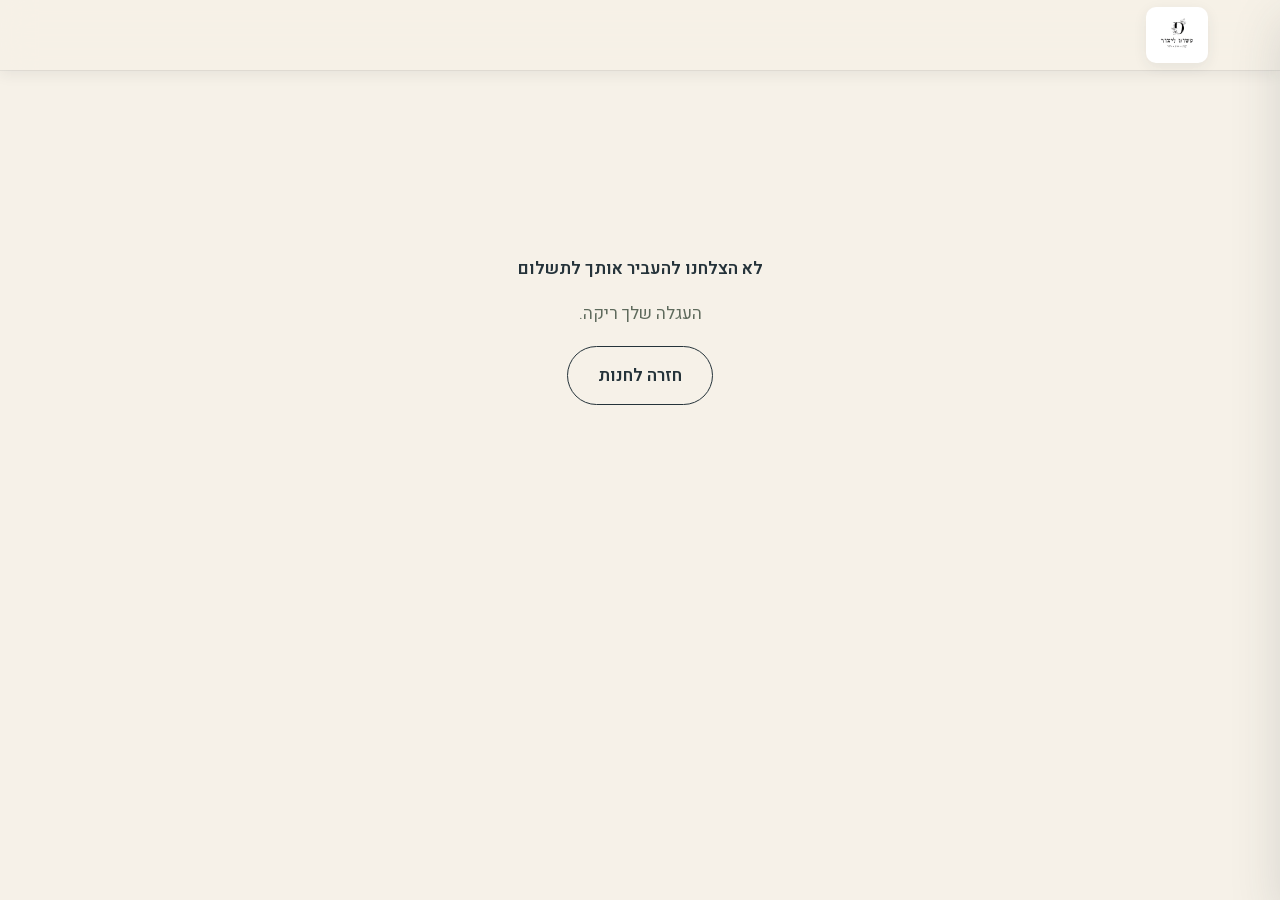
<file: checkout.html>
<!DOCTYPE html>
<html dir="rtl" lang="he">
<head>
<meta charset="UTF-8">
<meta name="viewport" content="width=device-width, initial-scale=1, viewport-fit=cover">
<title>מעבר לתשלום — פשוט ליצור</title>
<meta name="robots" content="noindex,nofollow">
<meta name="theme-color" content="#2D5B68">
<link rel="icon" type="image/png" href="assets/branding/logo-removebg-preview.png">
<link rel="stylesheet" href="assets/css/fonts.css">
<link rel="stylesheet" href="assets/css/tokens.css">
<link rel="stylesheet" href="assets/css/shop.css">
<style>
.checkout-state{min-height:70svh;display:flex;flex-direction:column;align-items:center;justify-content:center;text-align:center;gap:18px;padding:calc(var(--nav-h) + 20px) 22px 60px}
.spinner{width:38px;height:38px;border-radius:50%;border:3px solid rgba(45,91,104,.2);border-top-color:var(--green-primary);animation:spin .8s linear infinite}
@keyframes spin{to{transform:rotate(360deg)}}
</style>
</head>
<body>

<header id="navbar">
  <div class="wrap">
    <a class="nav-logo" href="index.html" aria-label="פשוט ליצור — לראש העמוד">
      <img src="assets/branding/logo-removebg-preview.png" alt="פשוט ליצור">
    </a>
  </div>
</header>

<main>
  <div class="checkout-state" id="checkout-state">
    <div class="spinner" aria-hidden="true"></div>
    <p>מעבירים אותך לתשלום מאובטח…</p>
  </div>
</main>

<script>
/* כתובת ה-Worker שמנפיק את ה-Stripe Checkout Session — יש למלא אחרי פריסת shop-worker/ (שלב 3 בתוכנית) */
window.SHOP_API_BASE = ''; // לדוגמה: 'https://shop-worker.<subdomain>.workers.dev'
</script>
<script src="assets/js/cart.js" defer></script>
<script>
(function(){
  'use strict';

  function showError(message){
    document.getElementById('checkout-state').innerHTML =
      '<p style="font-weight:600">לא הצלחנו להעביר אותך לתשלום</p>' +
      '<p style="color:var(--text-soft)">' + message + '</p>' +
      '<a class="btn btn-ghost" href="shop.html">חזרה לחנות</a>';
  }

  document.addEventListener('DOMContentLoaded', function(){
    var cart = JSON.parse(localStorage.getItem('pl_cart_v1') || '[]');
    if (!cart.length){
      showError('העגלה שלך ריקה.');
      return;
    }
    if (!window.SHOP_API_BASE){
      showError('החנות עדיין בהקמה — התשלום האונליין עוד לא זמין. אפשר לפנות בוואטסאפ בינתיים.');
      return;
    }
    fetch(window.SHOP_API_BASE + '/api/checkout', {
      method: 'POST',
      headers: { 'Content-Type': 'application/json' },
      body: JSON.stringify({ items: cart })
    })
      .then(function(r){ if (!r.ok) throw new Error('bad response'); return r.json(); })
      .then(function(data){
        if (!data.url) throw new Error('missing url');
        window.location.href = data.url;
      })
      .catch(function(){
        showError('אירעה תקלה בעת יצירת התשלום. נסי שוב בעוד רגע.');
      });
  });
})();
</script>
</body>
</html>
</file>
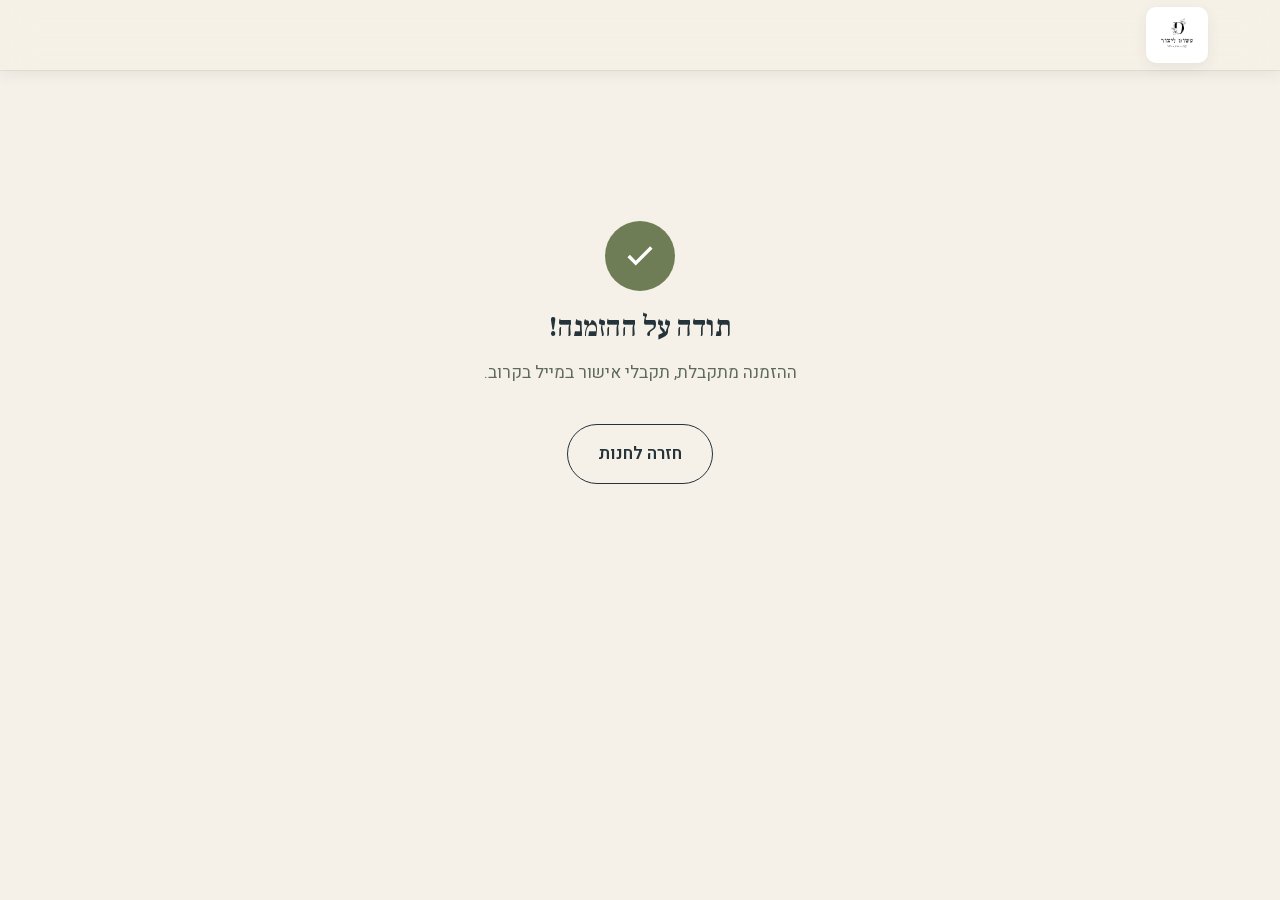
<file: order-confirmation.html>
<!DOCTYPE html>
<html dir="rtl" lang="he">
<head>
<meta charset="UTF-8">
<meta name="viewport" content="width=device-width, initial-scale=1, viewport-fit=cover">
<title>תודה על ההזמנה — פשוט ליצור</title>
<meta name="robots" content="noindex,nofollow">
<meta name="theme-color" content="#2D5B68">
<link rel="icon" type="image/png" href="assets/branding/logo-removebg-preview.png">
<link rel="stylesheet" href="assets/css/fonts.css">
<link rel="stylesheet" href="assets/css/tokens.css">
<link rel="stylesheet" href="assets/css/shop.css">
<style>
.confirm-wrap{min-height:75svh;display:flex;flex-direction:column;align-items:center;justify-content:center;text-align:center;gap:14px;padding:calc(var(--nav-h) + 20px) 22px 60px}
.confirm-icon{width:70px;height:70px;border-radius:50%;background:var(--green-secondary);display:flex;align-items:center;justify-content:center;margin-bottom:6px}
.confirm-icon svg{width:34px;height:34px;stroke:#fff;stroke-width:2.4;fill:none}
.order-summary{width:100%;max-width:440px;background:var(--white);border-radius:var(--r-lg);box-shadow:var(--shadow-sm);border:1px solid rgba(183,188,195,.45);padding:22px 24px;text-align:start;margin-top:18px}
.order-summary .row{display:flex;justify-content:space-between;padding-block:8px;border-bottom:1px solid rgba(37,51,58,.08);font-size:.95rem}
.order-summary .row:last-child{border-bottom:none}
</style>
</head>
<body>

<header id="navbar">
  <div class="wrap">
    <a class="nav-logo" href="index.html" aria-label="פשוט ליצור — לראש העמוד">
      <img src="assets/branding/logo-removebg-preview.png" alt="פשוט ליצור">
    </a>
  </div>
</header>

<main>
  <div class="confirm-wrap" id="confirm-wrap">
    <div class="confirm-icon"><svg viewBox="0 0 24 24"><path d="M20 6 9 17l-5-5"/></svg></div>
    <h1 style="font-size:1.8rem">תודה על ההזמנה!</h1>
    <p style="color:var(--text-soft)" id="confirm-sub">ההזמנה מתקבלת, תקבלי אישור במייל בקרוב.</p>
    <div id="order-summary"></div>
    <a class="btn btn-ghost" href="shop.html" style="margin-top:10px">חזרה לחנות</a>
  </div>
</main>

<script>
/* אותה כתובת Worker כמו ב-checkout.html — יש למלא אחרי פריסת shop-worker/ */
window.SHOP_API_BASE = '';
</script>
<script>
(function(){
  'use strict';

  function esc(s){
    return String(s == null ? '' : s).replace(/[&<>"']/g, function(c){
      return { '&':'&amp;', '<':'&lt;', '>':'&gt;', '"':'&quot;', "'":'&#39;' }[c];
    });
  }

  document.addEventListener('DOMContentLoaded', function(){
    localStorage.removeItem('pl_cart_v1');

    var ref = new URLSearchParams(window.location.search).get('ref');
    if (!ref || !window.SHOP_API_BASE) return;

    var attempts = 0;
    function poll(){
      attempts++;
      fetch(window.SHOP_API_BASE + '/api/order-by-ref?ref=' + encodeURIComponent(ref))
        .then(function(r){ if (!r.ok) throw new Error('not ready'); return r.json(); })
        .then(function(order){
          document.getElementById('confirm-sub').textContent = 'מספר הזמנה: ' + order.id;
          document.getElementById('order-summary').innerHTML =
            '<div class="order-summary">' +
            (order.items || []).map(function(it){
              return '<div class="row"><span>' + esc(it.name) + (it.variantLabel ? ' (' + esc(it.variantLabel) + ')' : '') + ' × ' + it.qty + '</span><span>₪' + Number(it.lineTotal).toFixed(2) + '</span></div>';
            }).join('') +
            '<div class="row" style="font-weight:700"><span>סה"כ</span><span>₪' + Number(order.totalIls).toFixed(2) + '</span></div>' +
            '</div>';
        })
        .catch(function(){
          if (attempts < 5) setTimeout(poll, 1500);
        });
    }
    poll();
  });
})();
</script>
</body>
</html>
</file>
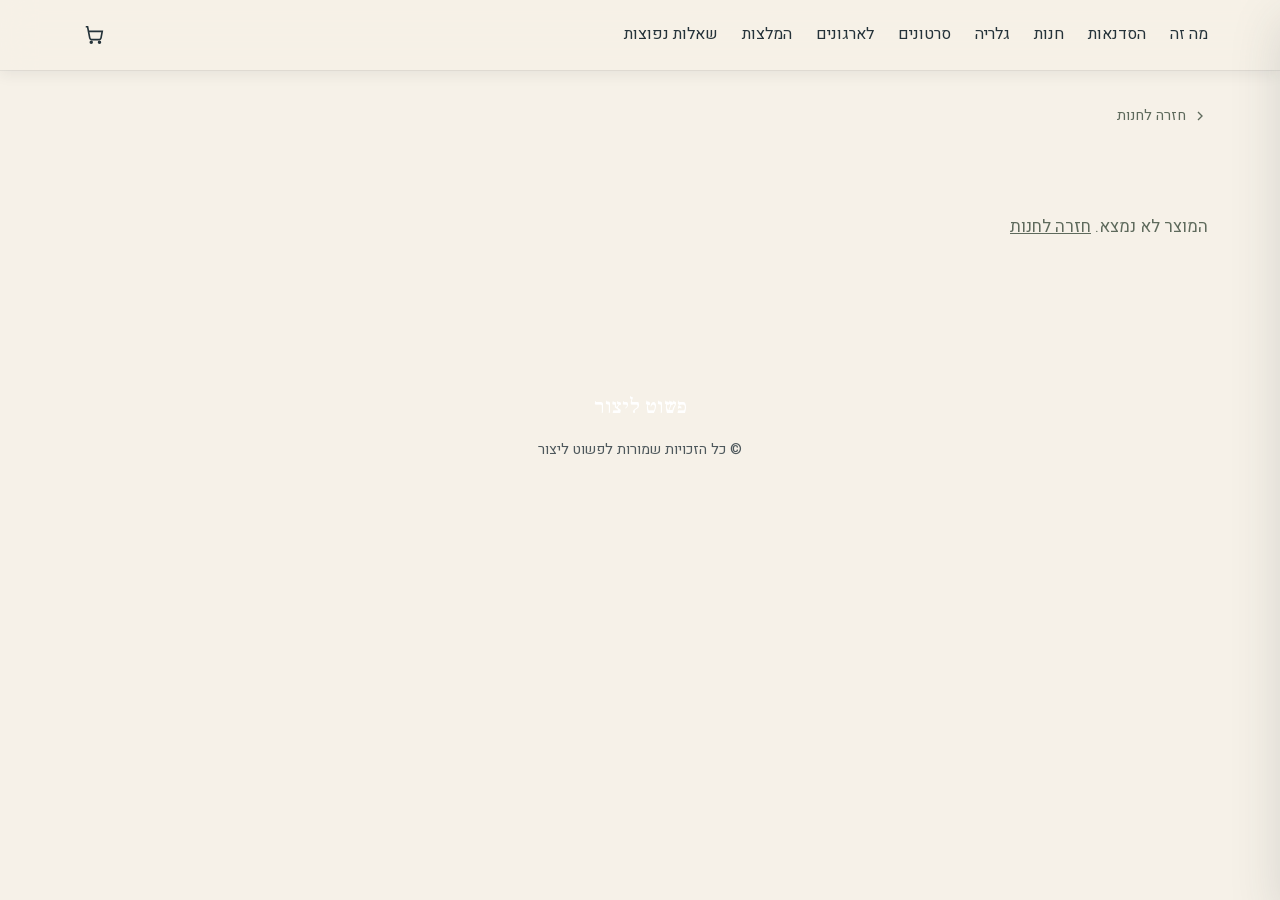
<file: product.html>
<!DOCTYPE html>
<html dir="rtl" lang="he">
<head>
<meta charset="UTF-8">
<meta name="viewport" content="width=device-width, initial-scale=1, viewport-fit=cover">
<title>מוצר — פשוט ליצור</title>
<meta name="robots" content="noindex,nofollow">
<meta name="theme-color" content="#2D5B68">
<link rel="icon" type="image/png" href="assets/branding/logo-removebg-preview.png">

<link rel="stylesheet" href="assets/css/fonts.css">
<link rel="stylesheet" href="assets/css/tokens.css">
<link rel="stylesheet" href="assets/css/shop.css">
</head>
<body>

<header id="navbar">
  <div class="wrap">
    <nav class="nav-links" aria-label="ניווט ראשי">
      <a href="index.html#concept">מה זה</a>
      <a href="index.html#workshops">הסדנאות</a>
      <a href="shop.html">חנות</a>
      <a href="index.html#gallery">גלריה</a>
      <a href="index.html#videos">סרטונים</a>
      <a href="index.html#corporate">לארגונים</a>
      <a href="index.html#testimonials">המלצות</a>
      <a href="index.html#faq">שאלות נפוצות</a>
    </nav>
    <div style="display:flex;align-items:center;gap:6px;order:1">
      <button class="nav-icon-btn" type="button" data-cart-open aria-label="פתיחת עגלה">
        <svg viewBox="0 0 24 24" fill="none" stroke="currentColor" stroke-width="1.8"><path d="M3 3h2l2.4 12.4a2 2 0 0 0 2 1.6h8.2a2 2 0 0 0 2-1.6L21 8H6"/><circle cx="9" cy="20" r="1"/><circle cx="18" cy="20" r="1"/></svg>
        <span class="nav-cart-badge" data-count="0"></span>
      </button>
    </div>
    <button class="nav-burger" id="nav-burger" aria-label="פתיחת תפריט" aria-expanded="false" aria-controls="nav-mobile">
      <span></span><span></span><span></span>
    </button>
  </div>
</header>
<nav class="nav-mobile" id="nav-mobile" aria-label="ניווט נייד">
  <a href="index.html#concept">מה זה</a>
  <a href="index.html#workshops">הסדנאות</a>
  <a href="shop.html">חנות</a>
  <a href="index.html#gallery">גלריה</a>
  <a href="index.html#videos">סרטונים</a>
  <a href="index.html#corporate">לארגונים</a>
  <a href="index.html#testimonials">המלצות</a>
  <a href="index.html#faq">שאלות נפוצות</a>
</nav>

<main>
<section class="pdp">
  <div class="wrap">
    <a class="pdp-back" href="shop.html">
      <svg viewBox="0 0 24 24" fill="none" stroke="currentColor" stroke-width="2"><path d="M9 6l6 6-6 6"/></svg>
      חזרה לחנות
    </a>
    <div id="pdp-root"></div>
  </div>
</section>
</main>

<footer>
  <div class="wrap" style="display:flex;flex-direction:column;gap:14px;align-items:center;text-align:center">
    <a href="index.html" style="font-family:'Frank Ruhl Libre',serif;font-size:1.3rem;color:#fff">פשוט ליצור</a>
    <span style="font-size:.9rem;opacity:.8">© כל הזכויות שמורות לפשוט ליצור</span>
  </div>
</footer>

<script src="assets/js/cart.js" defer></script>
<script>
(function(){
  'use strict';

  var burger = document.getElementById('nav-burger');
  var mobileNav = document.getElementById('nav-mobile');
  burger.addEventListener('click', function(){
    var open = mobileNav.classList.toggle('open');
    burger.setAttribute('aria-expanded', open ? 'true' : 'false');
  });
  mobileNav.querySelectorAll('a').forEach(function(a){
    a.addEventListener('click', function(){ mobileNav.classList.remove('open'); burger.setAttribute('aria-expanded','false'); });
  });

  function esc(s){
    return String(s == null ? '' : s).replace(/[&<>"']/g, function(c){
      return { '&':'&amp;', '<':'&lt;', '>':'&gt;', '"':'&quot;', "'":'&#39;' }[c];
    });
  }

  var slug = new URLSearchParams(window.location.search).get('slug');
  var root = document.getElementById('pdp-root');

  fetch('content/products.json').then(function(r){ return r.json(); }).then(function(data){
    var product = (data.items || []).filter(function(p){ return p.slug === slug && p.active !== false; })[0];
    if (!product){
      root.innerHTML = '<p style="color:var(--text-soft);padding-block:60px">המוצר לא נמצא. <a href="shop.html" style="text-decoration:underline">חזרה לחנות</a></p>';
      return;
    }
    document.title = product.name + ' — פשוט ליצור';
    render(product);
  }).catch(function(){
    root.innerHTML = '<p style="color:var(--text-soft);padding-block:60px">לא ניתן היה לטעון את המוצר כרגע.</p>';
  });

  function render(product){
    var hasVariants = product.variants && product.variants.length > 0;
    var images = product.images && product.images.length ? product.images : [''];

    var accordionSections = [
      { title: 'תיאור', body: product.description },
      { title: 'איך להשתמש', body: product.howToUse },
      { title: 'משלוח ואיסוף', body: product.delivery }
    ].filter(function(s){ return s.body; });

    root.innerHTML =
      '<div class="pdp-grid">' +
        '<div class="pdp-gallery">' +
          '<div class="pdp-gallery-main' + (images[0] ? ' zoomable' : '') + '">' +
            (images[0] ? '<img id="pdp-main-img" src="' + esc(images[0]) + '" alt="' + esc(product.name) + '" onerror="this.remove()"><div class="pdp-zoom-lens" id="pdp-zoom-lens"></div>' : '') +
            (images.length > 1 ?
              '<button type="button" class="pdp-gallery-arrow prev" id="pdp-arrow-prev" aria-label="תמונה קודמת">‹</button>' +
              '<button type="button" class="pdp-gallery-arrow next" id="pdp-arrow-next" aria-label="תמונה הבאה">›</button>'
              : '') +
          '</div>' +
          (images.length > 1 ?
            '<div class="pdp-gallery-thumbs" id="pdp-thumbs">' +
              images.map(function(src, i){
                return '<button type="button" class="pdp-thumb' + (i === 0 ? ' active' : '') + '" data-idx="' + i + '" aria-label="תמונה ' + (i + 1) + '"><img src="' + esc(src) + '" alt="" onerror="this.closest(\'.pdp-thumb\').remove()"></button>';
              }).join('') +
            '</div>'
            : '') +
        '</div>' +
        '<div class="pdp-info">' +
          '<span class="pdp-cat">' + esc(product.category) + '</span>' +
          '<h1>' + esc(product.name) + '</h1>' +
          (product.shortDescription ? '<p class="pdp-short">' + esc(product.shortDescription) + '</p>' : '') +
          '<div class="pdp-price" id="pdp-price"></div>' +
          (hasVariants ?
            '<div class="pdp-field"><label>אפשרות</label><div class="variant-row" id="variant-row"></div></div>' : '') +
          '<div class="pdp-field"><label>כמות</label>' +
            '<div class="qty-stepper">' +
              '<button type="button" id="qty-down" aria-label="הפחתת כמות">−</button>' +
              '<output id="qty-val">1</output>' +
              '<button type="button" id="qty-up" aria-label="הוספת כמות">+</button>' +
            '</div>' +
          '</div>' +
          '<div class="pdp-actions">' +
            '<button type="button" class="btn btn-primary btn-lg btn-block" id="add-to-cart">הוסיפי לעגלה</button>' +
          '</div>' +
          '<div class="pdp-trust">' +
            '<span><svg viewBox="0 0 24 24"><path d="M20 6 9 17l-5-5"/></svg>עבודת יד בסטודיו</span>' +
            '<span><svg viewBox="0 0 24 24"><path d="M20 6 9 17l-5-5"/></svg>איסוף עצמי / משלוח בתיאום</span>' +
          '</div>' +
          '<div id="accordion"></div>' +
        '</div>' +
      '</div>';

    var accordionEl = document.getElementById('accordion');
    accordionEl.innerHTML = accordionSections.map(function(s, i){
      return '<div class="accordion-item' + (i === 0 ? ' open' : '') + '">' +
        '<button type="button" class="accordion-trigger">' + esc(s.title) +
          '<svg viewBox="0 0 24 24" fill="none" stroke="currentColor" stroke-width="2"><path d="M12 5v14M5 12h14"/></svg>' +
        '</button>' +
        '<div class="accordion-panel"><div class="accordion-panel-inner">' + esc(s.body) + '</div></div>' +
      '</div>';
    }).join('');

    accordionEl.querySelectorAll('.accordion-item').forEach(function(item){
      var trigger = item.querySelector('.accordion-trigger');
      var panel = item.querySelector('.accordion-panel');
      function sync(){
        panel.style.maxHeight = item.classList.contains('open') ? panel.scrollHeight + 'px' : '0px';
      }
      trigger.addEventListener('click', function(){
        item.classList.toggle('open');
        sync();
      });
      sync();
      window.addEventListener('resize', sync);
    });

    if (images.length > 1) {
      var currentImgIdx = 0;
      var mainImg = document.getElementById('pdp-main-img');
      var thumbs = root.querySelectorAll('.pdp-thumb');
      function showImage(idx){
        currentImgIdx = (idx + images.length) % images.length;
        if (mainImg) mainImg.src = images[currentImgIdx];
        thumbs.forEach(function(t){ t.classList.toggle('active', Number(t.getAttribute('data-idx')) === currentImgIdx); });
      }
      thumbs.forEach(function(t){
        t.addEventListener('click', function(){ showImage(Number(t.getAttribute('data-idx'))); });
      });
      var prevBtn = document.getElementById('pdp-arrow-prev');
      var nextBtn = document.getElementById('pdp-arrow-next');
      if (prevBtn) prevBtn.addEventListener('click', function(){ showImage(currentImgIdx - 1); });
      if (nextBtn) nextBtn.addEventListener('click', function(){ showImage(currentImgIdx + 1); });
    }

    if (images[0] && window.matchMedia('(hover: hover) and (pointer: fine)').matches) {
      var galleryMain = root.querySelector('.pdp-gallery-main');
      var zoomLens = document.getElementById('pdp-zoom-lens');
      galleryMain.addEventListener('mousemove', function(e){
        if (e.target.closest('.pdp-gallery-arrow')) {
          zoomLens.classList.remove('active');
          return;
        }
        var rect = galleryMain.getBoundingClientRect();
        var mainImgEl = document.getElementById('pdp-main-img');
        if (!mainImgEl) return;
        var xPct = ((e.clientX - rect.left) / rect.width) * 100;
        var yPct = ((e.clientY - rect.top) / rect.height) * 100;
        zoomLens.style.backgroundImage = 'url(' + mainImgEl.src + ')';
        zoomLens.style.backgroundPosition = xPct + '% ' + yPct + '%';
        zoomLens.classList.add('active');
      });
      galleryMain.addEventListener('mouseleave', function(){
        zoomLens.classList.remove('active');
      });
    }

    var selectedVariant = hasVariants ? product.variants[0] : null;
    var qty = 1;

    function currentPrice(){
      return selectedVariant ? selectedVariant.priceIls : product.priceIls;
    }
    function renderPrice(){
      document.getElementById('pdp-price').textContent = '₪' + Number(currentPrice()).toFixed(2);
    }

    if (hasVariants){
      var variantRow = document.getElementById('variant-row');
      variantRow.innerHTML = product.variants.map(function(v){
        return '<button type="button" class="variant-pill' + (v.sku === selectedVariant.sku ? ' active' : '') + '" data-sku="' + esc(v.sku) + '">' + esc(v.label) + '</button>';
      }).join('');
      variantRow.querySelectorAll('.variant-pill').forEach(function(btn){
        btn.addEventListener('click', function(){
          selectedVariant = product.variants.filter(function(v){ return v.sku === btn.getAttribute('data-sku'); })[0];
          variantRow.querySelectorAll('.variant-pill').forEach(function(b){ b.classList.remove('active'); });
          btn.classList.add('active');
          renderPrice();
        });
      });
    }

    document.getElementById('qty-up').addEventListener('click', function(){
      qty += 1;
      document.getElementById('qty-val').textContent = qty;
    });
    document.getElementById('qty-down').addEventListener('click', function(){
      if (qty <= 1) return;
      qty -= 1;
      document.getElementById('qty-val').textContent = qty;
    });

    document.getElementById('add-to-cart').addEventListener('click', function(){
      window.PLCart.addItem(product.slug, selectedVariant ? selectedVariant.sku : null, qty);
    });

    renderPrice();
  }
})();
</script>
</body>
</html>
</file>
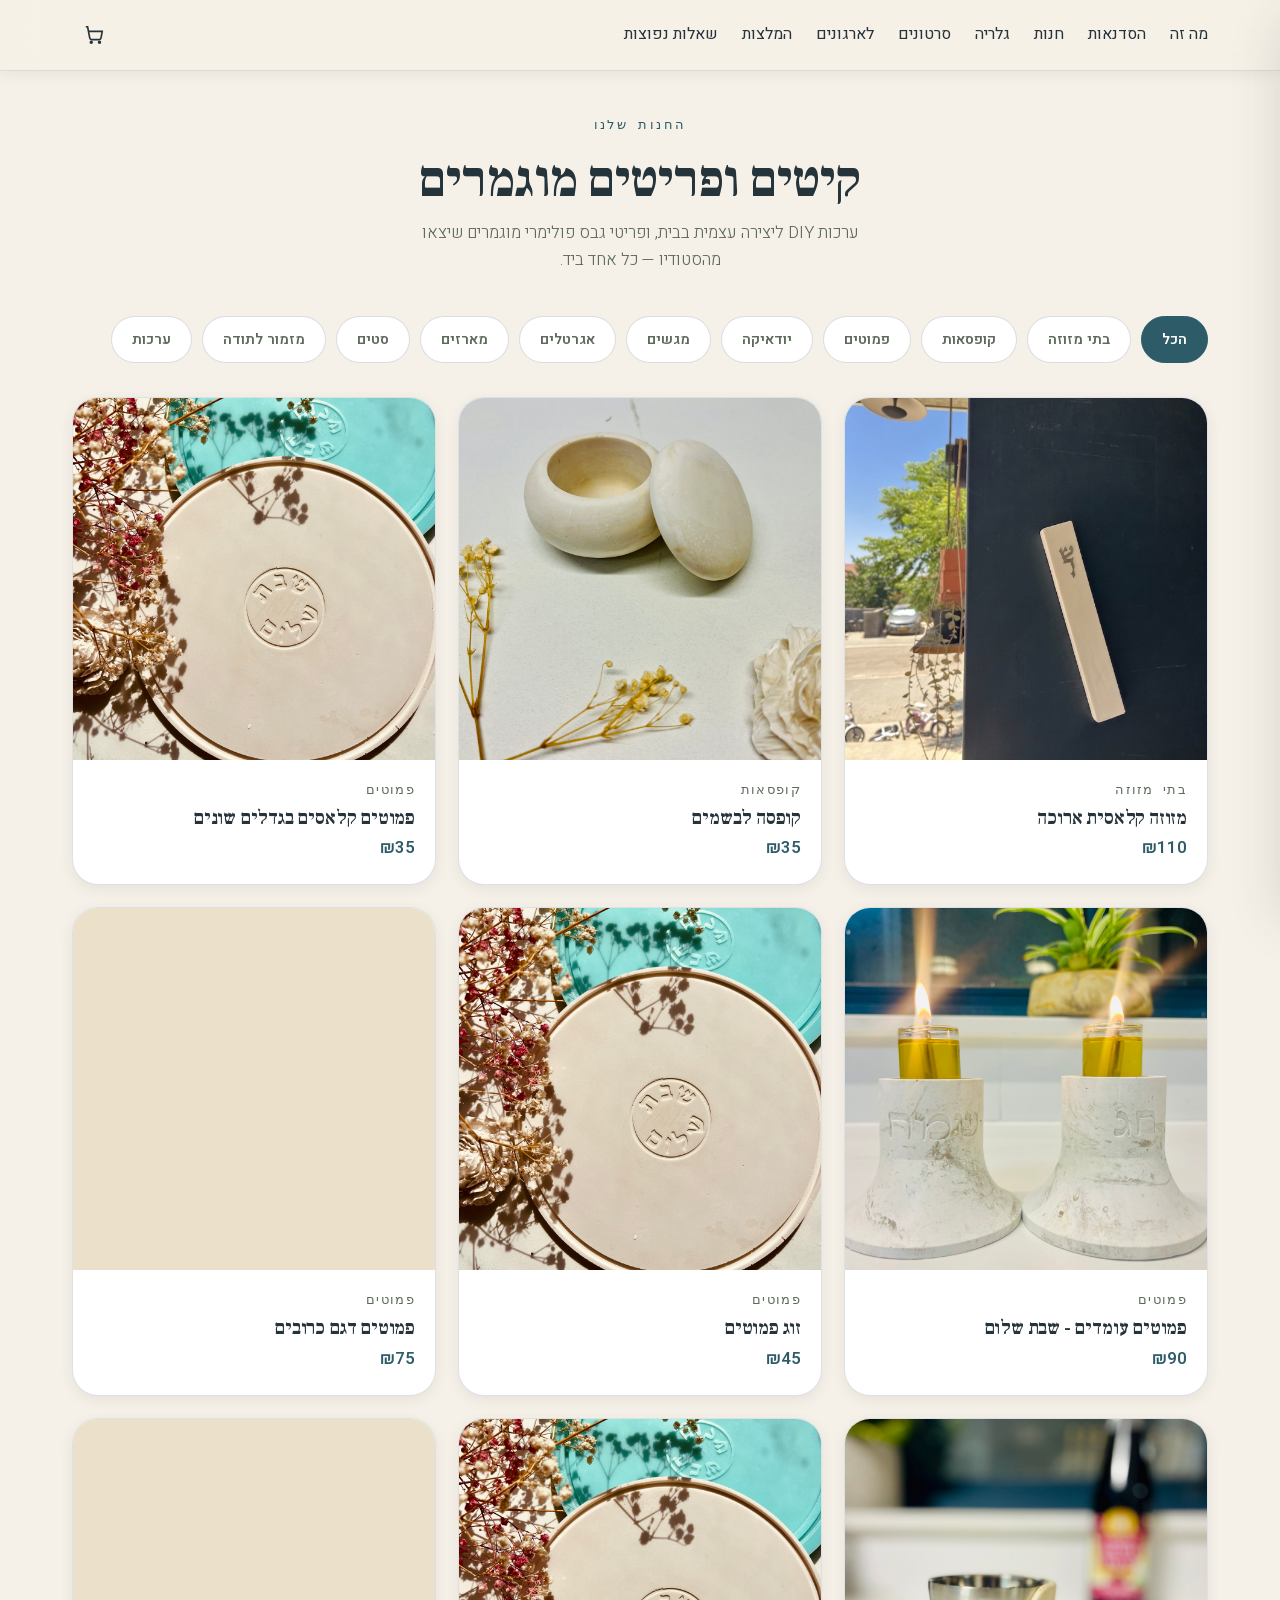
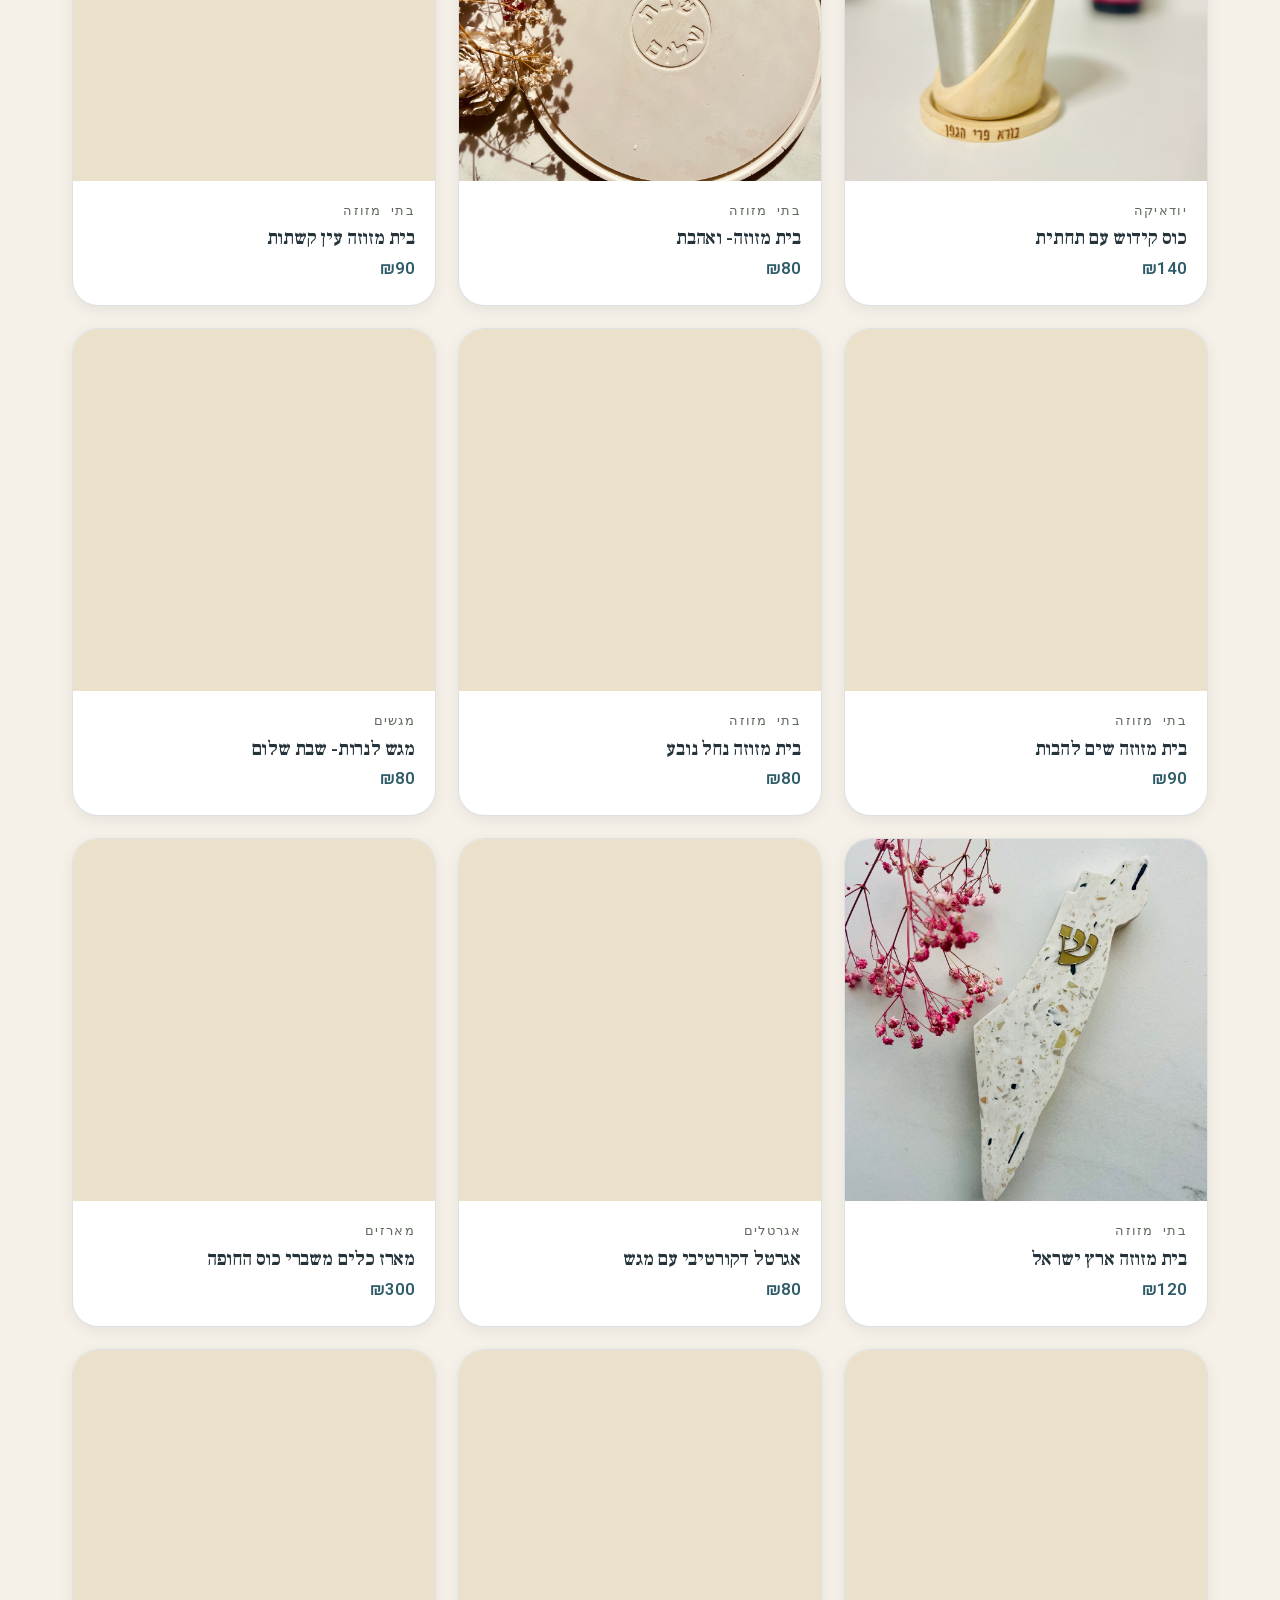
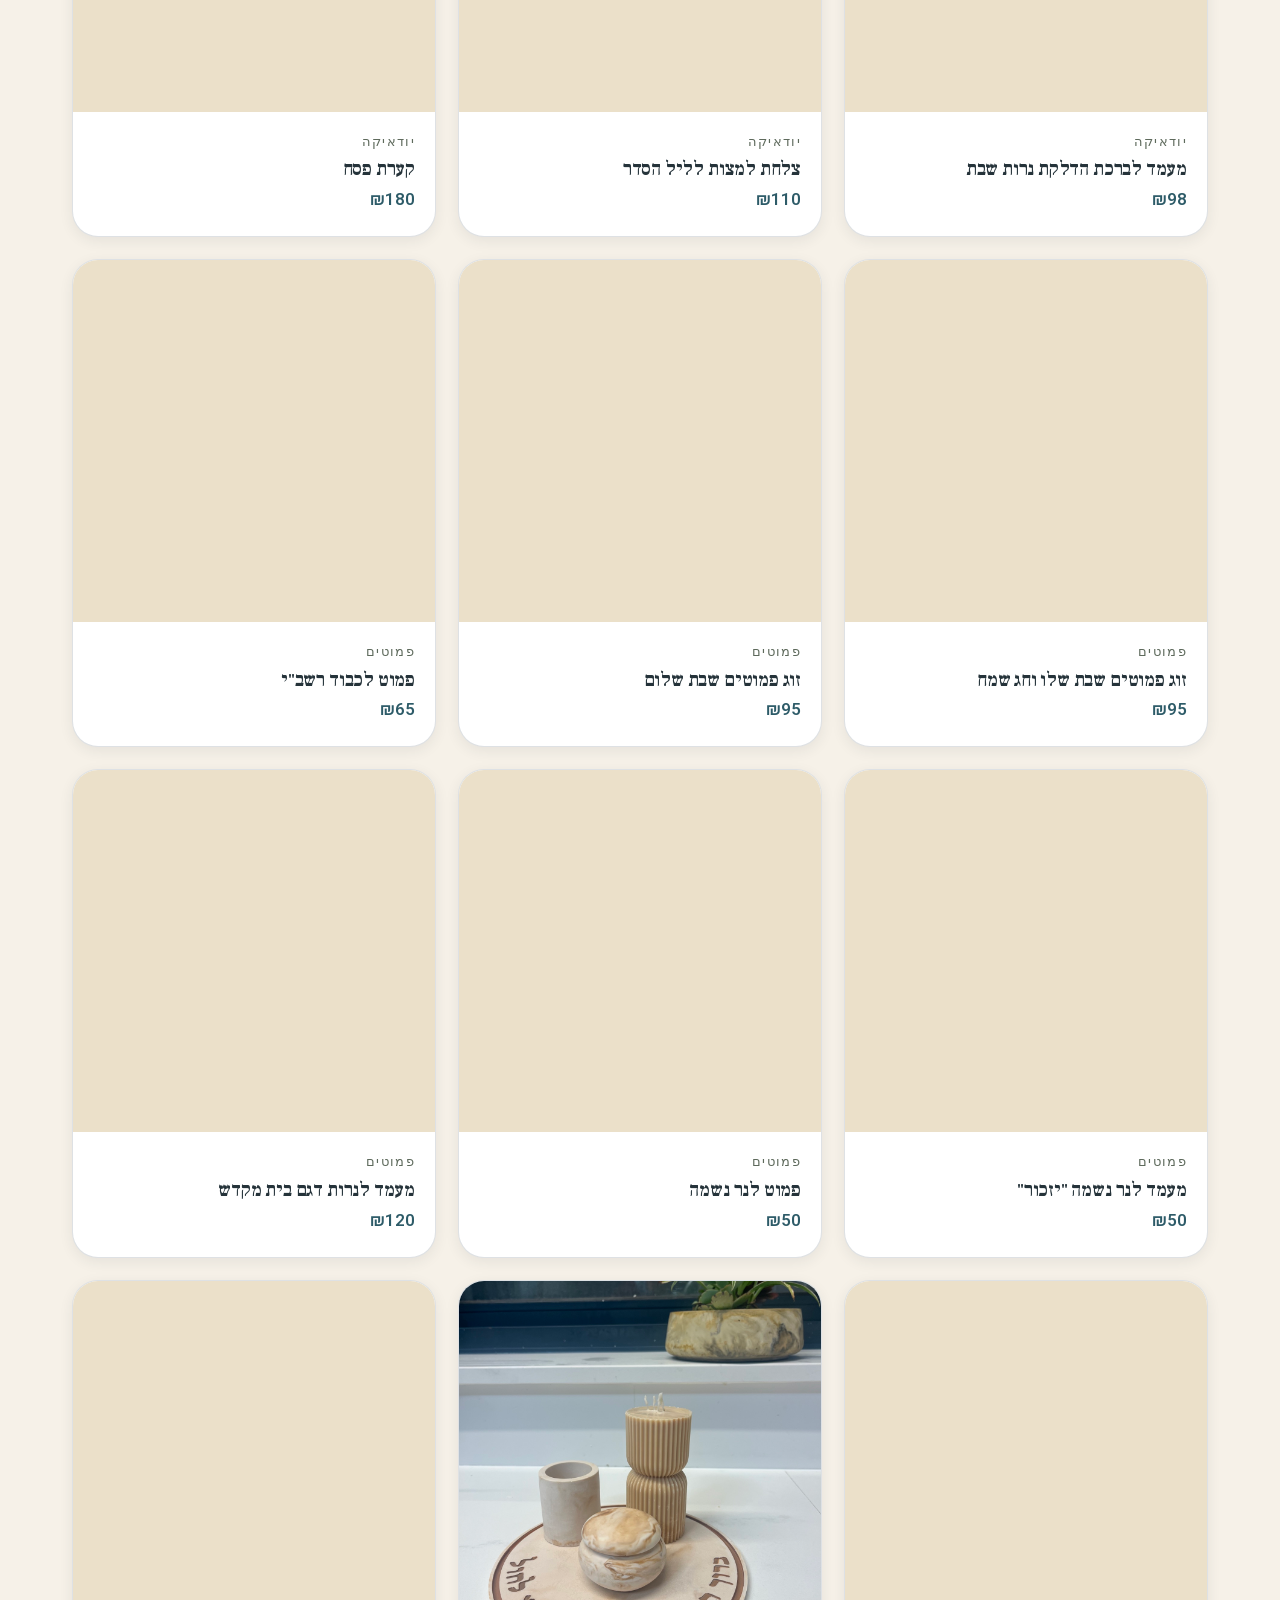
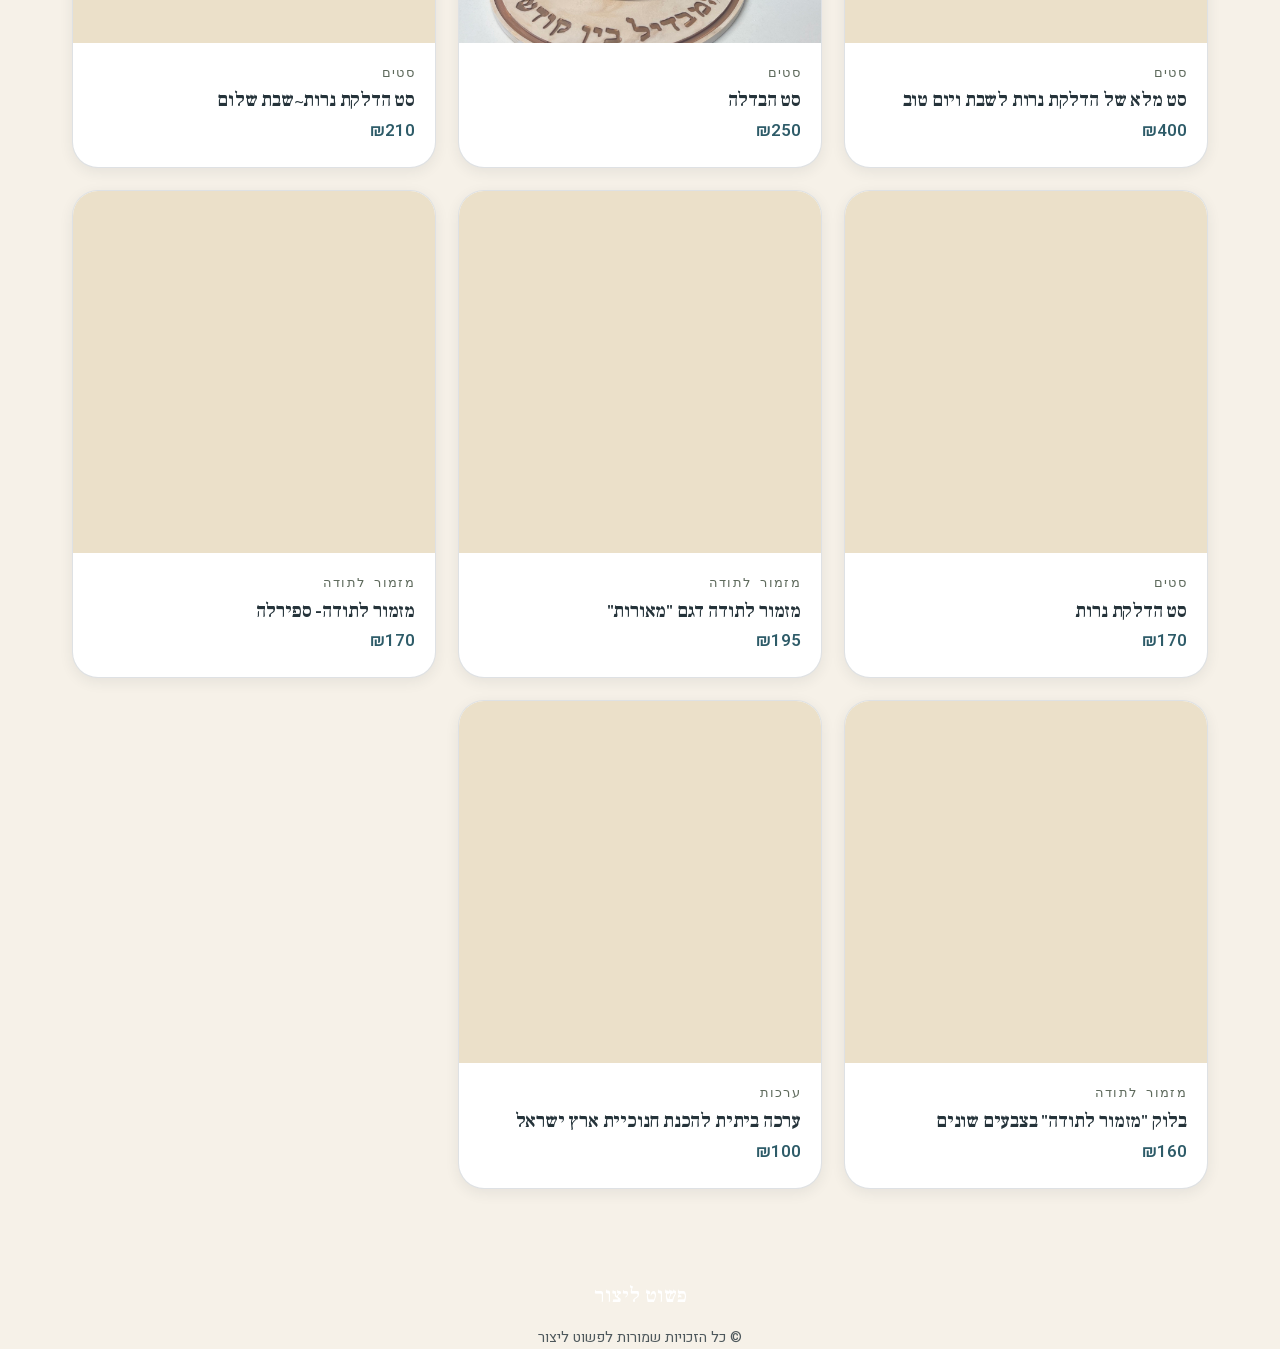
<file: shop.html>
<!DOCTYPE html>
<html dir="rtl" lang="he">
<head>
<meta charset="UTF-8">
<meta name="viewport" content="width=device-width, initial-scale=1, viewport-fit=cover">
<title>חנות — פשוט ליצור</title>
<meta name="description" content="קיטים ליצירה עצמית ופריטי גבס פולימרי מוגמרים — אגרטלים, מגשים ודקור לבית, ישירות מהסטודיו של פשוט ליצור.">
<meta name="robots" content="noindex,nofollow">
<meta name="theme-color" content="#2D5B68">
<link rel="icon" type="image/png" href="assets/branding/logo-removebg-preview.png">

<link rel="stylesheet" href="assets/css/fonts.css">
<link rel="stylesheet" href="assets/css/tokens.css">
<link rel="stylesheet" href="assets/css/shop.css">
</head>
<body>

<header id="navbar">
  <div class="wrap">
    <nav class="nav-links" aria-label="ניווט ראשי">
      <a href="index.html#concept">מה זה</a>
      <a href="index.html#workshops">הסדנאות</a>
      <a href="shop.html">חנות</a>
      <a href="index.html#gallery">גלריה</a>
      <a href="index.html#videos">סרטונים</a>
      <a href="index.html#corporate">לארגונים</a>
      <a href="index.html#testimonials">המלצות</a>
      <a href="index.html#faq">שאלות נפוצות</a>
    </nav>
    <div style="display:flex;align-items:center;gap:6px;order:1">
      <button class="nav-icon-btn" type="button" data-cart-open aria-label="פתיחת עגלה">
        <svg viewBox="0 0 24 24" fill="none" stroke="currentColor" stroke-width="1.8"><path d="M3 3h2l2.4 12.4a2 2 0 0 0 2 1.6h8.2a2 2 0 0 0 2-1.6L21 8H6"/><circle cx="9" cy="20" r="1"/><circle cx="18" cy="20" r="1"/></svg>
        <span class="nav-cart-badge" data-count="0"></span>
      </button>
    </div>
    <button class="nav-burger" id="nav-burger" aria-label="פתיחת תפריט" aria-expanded="false" aria-controls="nav-mobile">
      <span></span><span></span><span></span>
    </button>
  </div>
</header>
<nav class="nav-mobile" id="nav-mobile" aria-label="ניווט נייד">
  <a href="index.html#concept">מה זה</a>
  <a href="index.html#workshops">הסדנאות</a>
  <a href="shop.html">חנות</a>
  <a href="index.html#gallery">גלריה</a>
  <a href="index.html#videos">סרטונים</a>
  <a href="index.html#corporate">לארגונים</a>
  <a href="index.html#testimonials">המלצות</a>
  <a href="index.html#faq">שאלות נפוצות</a>
</nav>

<main>
<section class="shop-hero">
  <div class="wrap">
    <span class="eyebrow">החנות שלנו</span>
    <h1>קיטים ופריטים מוגמרים</h1>
    <p>ערכות DIY ליצירה עצמית בבית, ופריטי גבס פולימרי מוגמרים שיצאו מהסטודיו — כל אחד ביד.</p>
  </div>
</section>

<section class="section-pad" style="padding-block:0 0">
  <div class="wrap">
    <div class="filter-row" id="filter-row"></div>
    <div class="shop-grid" id="shop-grid"></div>
  </div>
</section>
</main>

<footer>
  <div class="wrap" style="display:flex;flex-direction:column;gap:14px;align-items:center;text-align:center">
    <a href="index.html" style="font-family:'Frank Ruhl Libre',serif;font-size:1.3rem;color:#fff">פשוט ליצור</a>
    <span style="font-size:.9rem;opacity:.8">© כל הזכויות שמורות לפשוט ליצור</span>
  </div>
</footer>

<script src="assets/js/cart.js" defer></script>
<script>
(function(){
  'use strict';

  var burger = document.getElementById('nav-burger');
  var mobileNav = document.getElementById('nav-mobile');
  burger.addEventListener('click', function(){
    var open = mobileNav.classList.toggle('open');
    burger.setAttribute('aria-expanded', open ? 'true' : 'false');
  });
  mobileNav.querySelectorAll('a').forEach(function(a){
    a.addEventListener('click', function(){ mobileNav.classList.remove('open'); burger.setAttribute('aria-expanded','false'); });
  });

  function esc(s){
    return String(s == null ? '' : s).replace(/[&<>"']/g, function(c){
      return { '&':'&amp;', '<':'&lt;', '>':'&gt;', '"':'&quot;', "'":'&#39;' }[c];
    });
  }

  var BADGE_LABEL = { bestseller: 'רב מכר', new: 'חדש', sale: 'מבצע' };

  function priceLabel(product){
    if (product.variants && product.variants.length){
      var min = Math.min.apply(null, product.variants.map(function(v){ return v.priceIls; }));
      return 'החל מ-₪' + min.toFixed(0);
    }
    return '₪' + Number(product.priceIls).toFixed(0);
  }

  function productCard(p){
    var badge = p.badges && p.badges[0];
    return '<a class="product-card reveal" href="product.html?slug=' + encodeURIComponent(p.slug) + '">' +
      '<div class="product-card-media">' +
        (badge ? '<span class="product-badge" data-badge="' + esc(badge) + '">' + esc(BADGE_LABEL[badge] || badge) + '</span>' : '') +
        ((p.images && p.images[0]) ? '<img src="' + esc(p.images[0]) + '" alt="' + esc(p.name) + '" loading="lazy" decoding="async" onerror="this.remove()">' : '') +
      '</div>' +
      '<div class="product-card-body">' +
        '<span class="product-card-cat">' + esc(p.category) + '</span>' +
        '<h3 class="product-card-name">' + esc(p.name) + '</h3>' +
        '<span class="product-card-price">' + priceLabel(p) + '</span>' +
      '</div>' +
    '</a>';
  }

  fetch('content/products.json').then(function(r){ return r.json(); }).then(function(data){
    var all = (data.items || []).filter(function(p){ return p.active !== false; });
    var categories = [];
    all.forEach(function(p){ if (categories.indexOf(p.category) === -1) categories.push(p.category); });

    var filterRow = document.getElementById('filter-row');
    var grid = document.getElementById('shop-grid');
    var active = 'all';

    function renderChips(){
      var chips = ['<button type="button" class="filter-chip' + (active === 'all' ? ' active' : '') + '" data-cat="all">הכל</button>'];
      categories.forEach(function(c){
        chips.push('<button type="button" class="filter-chip' + (active === c ? ' active' : '') + '" data-cat="' + esc(c) + '">' + esc(c) + '</button>');
      });
      filterRow.innerHTML = chips.join('');
      filterRow.querySelectorAll('.filter-chip').forEach(function(btn){
        btn.addEventListener('click', function(){
          active = btn.getAttribute('data-cat');
          renderChips();
          renderGrid();
        });
      });
    }

    function renderGrid(){
      var items = active === 'all' ? all : all.filter(function(p){ return p.category === active; });
      grid.innerHTML = items.map(productCard).join('') || '<p style="color:var(--text-soft)">בקרוב יתווספו כאן מוצרים.</p>';
      observeReveals();
    }

    function observeReveals(){
      var els = document.querySelectorAll('.reveal:not(.in)');
      if ('IntersectionObserver' in window){
        var io = new IntersectionObserver(function(entries){
          entries.forEach(function(e){ if (e.isIntersecting){ e.target.classList.add('in'); io.unobserve(e.target); } });
        }, { threshold: 0.1, rootMargin: '0px 0px -6% 0px' });
        els.forEach(function(el){ io.observe(el); });
      } else {
        els.forEach(function(el){ el.classList.add('in'); });
      }
    }

    renderChips();
    renderGrid();
  }).catch(function(){
    document.getElementById('shop-grid').innerHTML = '<p style="color:var(--text-soft)">לא ניתן היה לטעון את המוצרים כרגע.</p>';
  });
})();
</script>
</body>
</html>
</file>
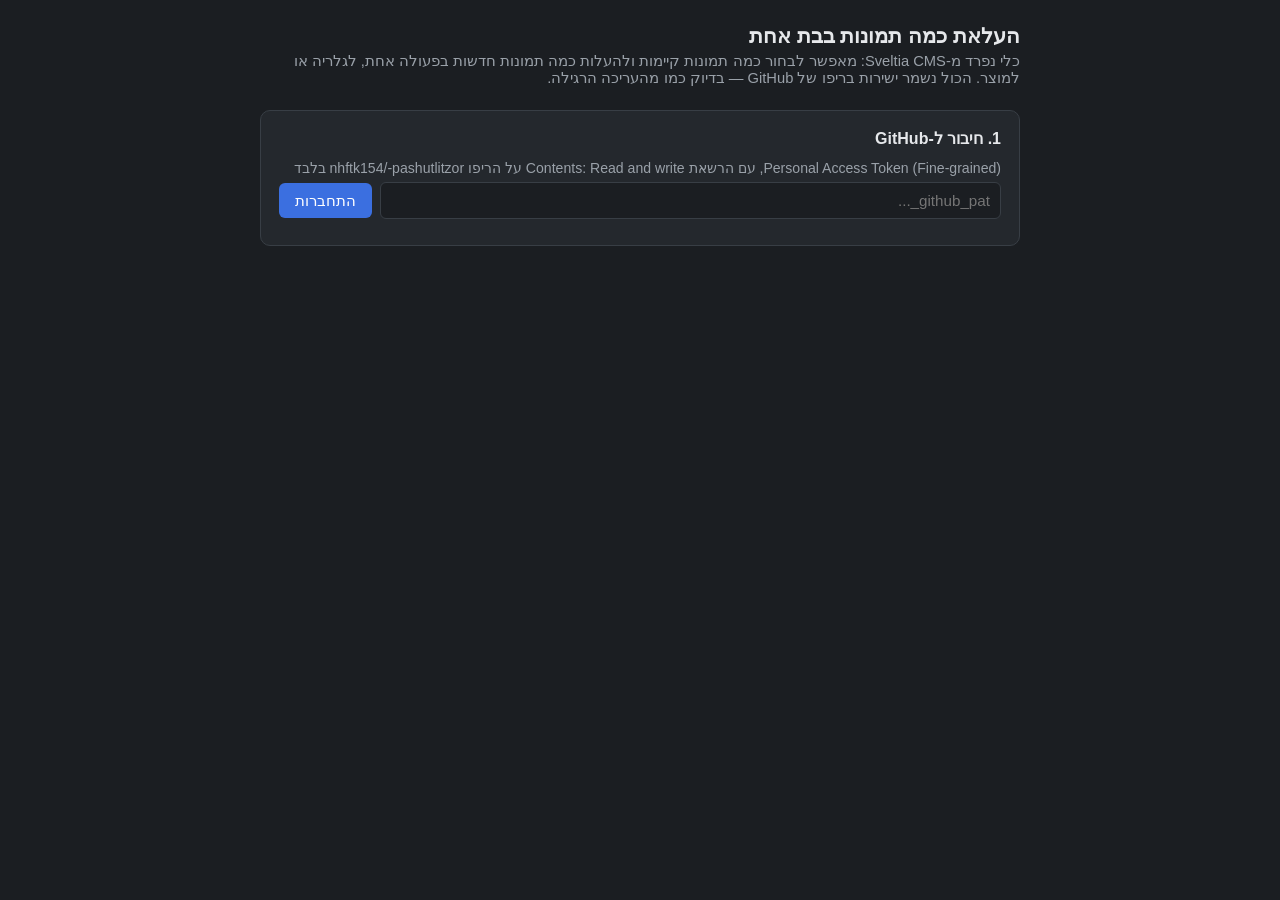
<file: admin/bulk-images.html>
<!DOCTYPE html>
<html lang="he" dir="rtl">
<head>
<meta charset="utf-8" />
<meta name="viewport" content="width=device-width, initial-scale=1" />
<meta name="robots" content="noindex" />
<title>העלאת כמה תמונות בבת אחת — פשוט ליצור</title>
<style>
  :root {
    --bg: #1b1e22;
    --panel: #24282d;
    --border: #383e45;
    --text: #e6e8eb;
    --muted: #9aa1a9;
    --accent: #3b6fe0;
    --accent-hover: #4d7de8;
    --danger: #d9534f;
    --ok: #4caf6e;
  }
  * { box-sizing: border-box; }
  body {
    margin: 0;
    background: var(--bg);
    color: var(--text);
    font-family: -apple-system, "Segoe UI", Arial, sans-serif;
    min-height: 100vh;
    padding: 24px 16px 80px;
  }
  .wrap { max-width: 760px; margin: 0 auto; }
  h1 { font-size: 1.3rem; margin: 0 0 4px; }
  .sub { color: var(--muted); margin: 0 0 24px; font-size: .92rem; }
  .card {
    background: var(--panel);
    border: 1px solid var(--border);
    border-radius: 10px;
    padding: 18px;
    margin-bottom: 18px;
  }
  .card h2 { font-size: 1rem; margin: 0 0 12px; }
  label { display: block; font-size: .88rem; color: var(--muted); margin-bottom: 6px; }
  input[type=password], input[type=text], select {
    width: 100%;
    background: var(--bg);
    border: 1px solid var(--border);
    color: var(--text);
    padding: 9px 10px;
    border-radius: 6px;
    font-size: .95rem;
  }
  .row { display: flex; gap: 8px; align-items: center; flex-wrap: wrap; }
  button {
    background: var(--accent);
    color: #fff;
    border: none;
    padding: 9px 16px;
    border-radius: 6px;
    font-size: .92rem;
    cursor: pointer;
  }
  button:hover { background: var(--accent-hover); }
  button.secondary { background: transparent; border: 1px solid var(--border); color: var(--text); }
  button.secondary:hover { background: #2f353c; }
  button:disabled { opacity: .5; cursor: not-allowed; }
  .status { font-size: .85rem; margin-top: 8px; }
  .status.ok { color: var(--ok); }
  .status.err { color: var(--danger); }
  .hidden { display: none !important; }
  .grid {
    display: flex;
    flex-wrap: wrap;
    gap: 10px;
    margin-top: 6px;
    max-height: 360px;
    overflow-y: auto;
    padding: 2px;
  }
  .thumb {
    position: relative;
    flex: 0 0 auto;
    width: 96px;
    height: 96px;
    border-radius: 6px;
    overflow: hidden;
    border: 2px solid var(--border);
    cursor: pointer;
    background: #14161a;
  }
  .thumb.checked { border-color: var(--accent); }
  .thumb.deleting { opacity: .45; pointer-events: none; }
  .thumb img { width: 100%; height: 100%; object-fit: cover; display: block; }
  .thumb .mark {
    position: absolute; top: 4px; right: 4px;
    width: 20px; height: 20px; border-radius: 50%;
    background: rgba(0,0,0,.55); color: #fff;
    display: flex; align-items: center; justify-content: center;
    font-size: .8rem; border: 1px solid rgba(255,255,255,.4);
  }
  .thumb.checked .mark { background: var(--accent); border-color: var(--accent); }
  .thumb .name {
    position: absolute; bottom: 0; right: 0; left: 0;
    font-size: .62rem; padding: 2px 4px;
    background: rgba(0,0,0,.6); color: #fff;
    white-space: nowrap; overflow: hidden; text-overflow: ellipsis;
  }
  .thumb .del {
    position: absolute; top: 4px; left: 4px;
    width: 20px; height: 20px; border-radius: 50%;
    background: rgba(0,0,0,.55); color: #fff;
    display: flex; align-items: center; justify-content: center;
    font-size: .75rem; border: 1px solid rgba(255,255,255,.4);
    padding: 0; line-height: 1; cursor: pointer;
  }
  .thumb .del:hover { background: var(--danger); border-color: var(--danger); }
  .dropzone {
    border: 2px dashed var(--border);
    border-radius: 8px;
    padding: 24px 12px;
    text-align: center;
    color: var(--muted);
    cursor: pointer;
    font-size: .9rem;
  }
  .dropzone.drag { border-color: var(--accent); color: var(--text); }
  .pending-grid { display: flex; flex-wrap: wrap; gap: 10px; margin-top: 12px; }
  .pending-item { position: relative; width: 88px; }
  .pending-item img { width: 88px; height: 88px; object-fit: cover; border-radius: 6px; display: block; }
  .pending-item button {
    position: absolute; top: -6px; left: -6px;
    background: var(--danger); width: 22px; height: 22px; padding: 0;
    border-radius: 50%; font-size: .8rem; line-height: 1;
  }
  .count-badge {
    display: inline-block; background: var(--bg); border: 1px solid var(--border);
    color: var(--muted); font-size: .78rem; padding: 2px 8px; border-radius: 20px;
  }
  .order-strip { display: flex; flex-wrap: wrap; gap: 10px; max-height: 340px; overflow-y: auto; padding: 2px; }
  .order-item { position: relative; width: 88px; text-align: center; }
  .order-item img {
    width: 88px; height: 88px; object-fit: cover; border-radius: 6px;
    display: block; border: 2px solid var(--border); background: #14161a;
  }
  .order-num {
    position: absolute; top: 4px; right: 4px;
    background: rgba(0,0,0,.6); color: #fff; font-size: .65rem;
    padding: 1px 6px; border-radius: 10px;
  }
  .order-item .remove {
    position: absolute; top: 4px; left: 4px;
    width: 20px; height: 20px; border-radius: 50%;
    background: rgba(0,0,0,.55); color: #fff;
    display: flex; align-items: center; justify-content: center;
    font-size: .75rem; border: 1px solid rgba(255,255,255,.4);
    padding: 0; line-height: 1; cursor: pointer;
  }
  .order-item .remove:hover { background: var(--danger); border-color: var(--danger); }
  .order-controls { display: flex; justify-content: center; gap: 4px; margin-top: 4px; }
  .order-controls button { padding: 2px 9px; font-size: .75rem; }
  .log { font-size: .82rem; color: var(--muted); margin-top: 10px; white-space: pre-wrap; }
  a { color: var(--accent); }

  @media (max-width: 600px) {
    .grid { gap: 12px; }
    .thumb { width: 140px; height: 140px; }
    .thumb .mark, .thumb .del { width: 30px; height: 30px; font-size: 1rem; }
    .thumb .name { font-size: .72rem; padding: 4px 6px; }
    .pending-item, .order-item { width: 108px; }
    .pending-item img, .order-item img { width: 108px; height: 108px; }
    .pending-item button, .order-item .remove { width: 28px; height: 28px; font-size: 1rem; }
    .order-controls button { padding: 6px 14px; font-size: .85rem; }
  }
</style>
</head>
<body>
<div class="wrap">
  <h1>העלאת כמה תמונות בבת אחת</h1>
  <p class="sub">כלי נפרד מ-Sveltia CMS: מאפשר לבחור כמה תמונות קיימות ולהעלות כמה תמונות חדשות בפעולה אחת, לגלריה או למוצר. הכול נשמר ישירות בריפו של GitHub — בדיוק כמו מהעריכה הרגילה.</p>

  <div class="card" id="tokenCard">
    <h2>1. חיבור ל-GitHub</h2>
    <label for="tokenInput">Personal Access Token (Fine-grained), עם הרשאת Contents: Read and write על הריפו nhftk154/-pashutlitzor בלבד</label>
    <div class="row">
      <input type="password" id="tokenInput" placeholder="github_pat_..." style="flex:1;min-width:220px;" />
      <button id="connectBtn">התחברות</button>
      <button id="disconnectBtn" class="secondary hidden">ניתוק</button>
    </div>
    <div class="status" id="tokenStatus"></div>
  </div>

  <div id="mainArea" class="hidden">
    <div class="card">
      <h2>2. יעד</h2>
      <select id="targetSelect"></select>
      <div class="status" id="targetStatus"></div>
    </div>

    <div class="card">
      <h2>3. תמונות קיימות בגלריה — סמני את הרלוונטיות <span class="count-badge" id="existingCount">0</span></h2>
      <p class="sub" style="margin:0 0 10px;font-size:.8rem;">לחיצה על תמונה מסמנת/מבטלת סימון. ה-✕ בפינה מוחקת את הקובץ לצמיתות מ-GitHub.</p>
      <div class="grid" id="existingGrid"></div>
      <div class="status" id="existingStatus"></div>
    </div>

    <div class="card">
      <h2>4. תמונות חדשות מהמחשב <span class="count-badge" id="pendingCount">0</span></h2>
      <div class="dropzone" id="dropzone">
        גררי לכאן כמה קבצים, או לחצי לבחירה (אפשר לסמן כמה ביחד בחלון הבחירה)
        <input type="file" id="fileInput" accept="image/*" multiple class="hidden" />
      </div>
      <div class="pending-grid" id="pendingGrid"></div>
      <div class="row" style="margin-top:14px;">
        <button id="uploadOnlyBtn" class="secondary">העלאה למאגר בלבד (בלי לשייך ליעד)</button>
      </div>
      <p class="sub" style="margin:6px 0 0;font-size:.8rem;">מעלה את התמונות לספריית התמונות בלבד, בלי לשייך אותן לגלריה/מוצר עכשיו — אחר כך אפשר לבחור אותן בסעיף 3, לכל יעד שרוצים.</p>
      <div class="status" id="uploadOnlyStatus"></div>
    </div>

    <div class="card">
      <h2>5. סדר התמונות הסופי <span class="count-badge" id="orderCount">0</span></h2>
      <p class="sub" style="margin:0 0 10px;font-size:.8rem;">ככה התמונות יסודרו ביעד שנבחר. לחצי על ▲/▼ כדי להזיז תמונה קדימה/אחורה בסדר.</p>
      <div class="order-strip" id="orderGrid"></div>
    </div>

    <div class="card">
      <h2>6. שמירה</h2>
      <button id="saveBtn">שמירת התמונות ליעד שנבחר</button>
      <div class="status" id="saveStatus"></div>
      <div class="log" id="log"></div>
    </div>
  </div>
</div>

<script>
(function () {
  var OWNER = 'nhftk154';
  var REPO = '-pashutlitzor';
  var BRANCH = 'main';
  var API = 'https://api.github.com';
  var ASSETS_PATH = 'assets/gallery';
  var TOKEN_KEY = 'bulkImagesGithubToken';

  var els = {};
  ['tokenCard','tokenInput','connectBtn','disconnectBtn','tokenStatus','mainArea',
   'targetSelect','targetStatus','existingGrid','existingCount','existingStatus','dropzone','fileInput',
   'pendingGrid','pendingCount','uploadOnlyBtn','uploadOnlyStatus',
   'orderGrid','orderCount','saveBtn','saveStatus','log'
  ].forEach(function (id) { els[id] = document.getElementById(id); });

  var state = {
    token: null,
    products: null,       // parsed content/products.json
    productsSha: null,
    gallery: null,         // parsed content/gallery.json
    gallerySha: null,
    existingAssets: [],    // [{path, download_url, name, sha}]
    existingByKey: {},     // normalizedPath -> asset
    existingThumbEls: {},  // normalizedPath -> thumb DOM element in section 3
    originalStrings: {},   // normalizedPath -> exact string as stored in target's array (if present)
    pendingFiles: {},      // id -> File
    nextPendingId: 1,
    order: []              // ordered list of keys: normalizedPath (existing) or 'pending:<id>' (new file)
  };

  function log(msg) {
    els.log.textContent += (els.log.textContent ? '\n' : '') + msg;
  }
  function setStatus(el, msg, kind) {
    el.textContent = msg || '';
    el.className = 'status' + (kind ? ' ' + kind : '');
  }
  function normalize(p) { return String(p || '').replace(/^\/+/, ''); }
  function ghHeaders() {
    return {
      'Authorization': 'Bearer ' + state.token,
      'Accept': 'application/vnd.github+json'
    };
  }
  function b64EncodeUnicode(str) {
    return btoa(encodeURIComponent(str).replace(/%([0-9A-F]{2})/g, function (m, p1) {
      return String.fromCharCode('0x' + p1);
    }));
  }
  function b64DecodeUnicode(str) {
    return decodeURIComponent(atob(str).split('').map(function (c) {
      return '%' + ('00' + c.charCodeAt(0).toString(16)).slice(-2);
    }).join(''));
  }

  function ghGetJson(path) {
    return fetch(API + '/repos/' + OWNER + '/' + REPO + '/contents/' + path + '?ref=' + BRANCH, { headers: ghHeaders() })
      .then(function (r) {
        if (!r.ok) throw new Error('שגיאה בטעינת ' + path + ' (' + r.status + ')');
        return r.json();
      });
  }
  function ghGetJsonFile(path) {
    return ghGetJson(path).then(function (data) {
      return { data: JSON.parse(b64DecodeUnicode(data.content)), sha: data.sha };
    });
  }
  function ghPutJsonFile(path, sha, obj, message) {
    var content = b64EncodeUnicode(JSON.stringify(obj, null, 2) + '\n');
    return fetch(API + '/repos/' + OWNER + '/' + REPO + '/contents/' + path, {
      method: 'PUT',
      headers: Object.assign({ 'Content-Type': 'application/json' }, ghHeaders()),
      body: JSON.stringify({ message: message, content: content, sha: sha, branch: BRANCH })
    }).then(function (r) {
      if (r.status === 409 || r.status === 422) {
        throw new Error('מישהו ערך את הקובץ בינתיים — רעננו את הדף ונסו שוב.');
      }
      if (!r.ok) throw new Error('שמירה נכשלה (' + r.status + ')');
      return r.json();
    });
  }
  function ghPutNewFile(path, base64Content, message) {
    return fetch(API + '/repos/' + OWNER + '/' + REPO + '/contents/' + path, {
      method: 'PUT',
      headers: Object.assign({ 'Content-Type': 'application/json' }, ghHeaders()),
      body: JSON.stringify({ message: message, content: base64Content, branch: BRANCH })
    }).then(function (r) {
      if (!r.ok) return r.json().then(function (j) { throw new Error((j && j.message) || ('העלאה נכשלה (' + r.status + ')')); });
      return r.json();
    });
  }

  function ghDeleteFile(path, sha, message) {
    return fetch(API + '/repos/' + OWNER + '/' + REPO + '/contents/' + path, {
      method: 'DELETE',
      headers: Object.assign({ 'Content-Type': 'application/json' }, ghHeaders()),
      body: JSON.stringify({ message: message, sha: sha, branch: BRANCH })
    }).then(function (r) {
      if (!r.ok) return r.json().then(function (j) { throw new Error((j && j.message) || ('מחיקה נכשלה (' + r.status + ')')); });
      return r.json();
    });
  }

  function fileToBase64(file) {
    return new Promise(function (resolve, reject) {
      var reader = new FileReader();
      reader.onload = function () { resolve(reader.result.split(',')[1]); };
      reader.onerror = reject;
      reader.readAsDataURL(file);
    });
  }

  // כיווץ בדפדפן לפני העלאה: עד 1200px בצלע הארוכה, WebP באיכות 80.
  // אם הכיווץ נכשל או לא מקטין — מעלים את הקובץ המקורי (מחזיר {file, name}).
  var MAX_DIM = 1200, WEBP_QUALITY = 0.8;
  function compressImage(file) {
    var original = { file: file, name: file.name };
    if (!/^image\/(jpeg|png|webp|heic|heif)$/i.test(file.type) || !window.createImageBitmap) {
      return Promise.resolve(original);
    }
    return createImageBitmap(file, { imageOrientation: 'from-image' }).then(function (bmp) {
      var scale = Math.min(1, MAX_DIM / Math.max(bmp.width, bmp.height));
      var w = Math.round(bmp.width * scale), h = Math.round(bmp.height * scale);
      var canvas = document.createElement('canvas');
      canvas.width = w; canvas.height = h;
      var ctx = canvas.getContext('2d');
      ctx.drawImage(bmp, 0, 0, w, h);
      if (bmp.close) bmp.close();
      return new Promise(function (resolve) {
        canvas.toBlob(function (blob) {
          if (!blob || blob.size >= file.size) { resolve(original); return; }
          var base = file.name.replace(/\.[^.]+$/, '') || 'image';
          resolve({ file: blob, name: base + '.webp' });
        }, 'image/webp', WEBP_QUALITY);
      });
    }).catch(function () { return original; });
  }

  function safeFilename(name) {
    var cleaned = name.replace(/[^a-zA-Z0-9._-]+/g, '-');
    return Date.now() + '-' + Math.random().toString(36).slice(2, 7) + '-' + cleaned;
  }

  function currentTargetImages() {
    var val = els.targetSelect.value;
    if (val === 'gallery') return state.gallery.items || [];
    var product = (state.products.items || []).find(function (p) { return p.slug === val; });
    return product ? (product.images || []) : [];
  }

  function loadThumb(imgEl, downloadUrl) {
    imgEl.onerror = function () { imgEl.alt = 'שגיאה בטעינת תמונה'; };
    imgEl.src = downloadUrl;
  }

  function renderExistingGrid() {
    els.existingGrid.innerHTML = '';
    var targetImages = currentTargetImages();
    state.originalStrings = {};
    state.existingByKey = {};
    state.existingAssets.forEach(function (asset) { state.existingByKey[normalize(asset.path)] = asset; });

    var initialChecked = {};
    targetImages.forEach(function (p) {
      var n = normalize(p);
      initialChecked[n] = true;
      state.originalStrings[n] = p;
    });
    state.order = [];
    var seenExisting = {};
    targetImages.forEach(function (p) {
      var n = normalize(p);
      if (seenExisting[n]) return;
      seenExisting[n] = true;
      state.order.push(n);
    });

    state.existingThumbEls = {};
    state.existingAssets.forEach(function (asset) {
      var n = normalize(asset.path);
      var thumb = document.createElement('div');
      thumb.className = 'thumb' + (initialChecked[n] ? ' checked' : '');
      thumb.innerHTML = '<img alt="' + asset.name + '"><span class="mark">✓</span>' +
        '<button type="button" class="del" title="מחיקה לצמיתות">✕</button>' +
        '<span class="name">' + asset.name + '</span>';
      var img = thumb.querySelector('img');
      loadThumb(img, asset.download_url);
      state.existingThumbEls[n] = thumb;

      thumb.addEventListener('click', function () {
        toggleExisting(n, state.order.indexOf(n) === -1);
      });
      thumb.querySelector('.del').addEventListener('click', function (e) {
        e.stopPropagation();
        e.preventDefault();
        deleteExistingAsset(asset, thumb);
      });
      els.existingGrid.appendChild(thumb);
    });
    updateExistingCount();
    renderOrderStrip();
  }

  function deleteExistingAsset(asset, thumb) {
    if (thumb && thumb.classList.contains('deleting')) return; // already in progress — ignore repeat taps
    var ok = confirm('למחוק לצמיתות את "' + asset.name + '" מ-GitHub?\nאם התמונה משמשת בגלריה או במוצר אחר, היא תיעלם משם גם (יש להסיר אותה משם קודם אם צריך).');
    if (!ok) return;
    if (thumb) thumb.classList.add('deleting');
    setStatus(els.existingStatus, 'מוחקת את ' + asset.name + '...', '');
    ghDeleteFile(asset.path, asset.sha, 'מחיקת תמונה: ' + asset.name + ' (bulk-images tool)')
      .then(function () {
        setStatus(els.existingStatus, 'נמחק ✓ — ' + asset.name, 'ok');
        return loadAll();
      })
      .catch(function (err) {
        setStatus(els.existingStatus, err.message, 'err');
        if (thumb) thumb.classList.remove('deleting');
      });
  }

  function updateExistingCount() {
    var n = state.order.filter(function (k) { return k.indexOf('pending:') !== 0; }).length;
    els.existingCount.textContent = n;
  }

  function toggleExisting(key, checked) {
    if (checked) {
      if (state.order.indexOf(key) === -1) state.order.push(key);
    } else {
      state.order = state.order.filter(function (k) { return k !== key; });
    }
    var thumb = state.existingThumbEls[key];
    if (thumb) thumb.classList.toggle('checked', checked);
    updateExistingCount();
    renderOrderStrip();
  }

  function removeOrderEntry(key) {
    if (key.indexOf('pending:') === 0) {
      delete state.pendingFiles[key];
      state.order = state.order.filter(function (k) { return k !== key; });
      renderPendingGrid();
      updateExistingCount();
      renderOrderStrip();
    } else {
      toggleExisting(key, false);
    }
  }

  function orderEntryInfo(key) {
    if (key.indexOf('pending:') === 0) {
      var file = state.pendingFiles[key];
      return file ? { src: URL.createObjectURL(file), name: file.name } : null;
    }
    var asset = state.existingByKey[key];
    return asset ? { src: asset.download_url, name: asset.name } : { src: '', name: key };
  }

  function renderOrderStrip() {
    els.orderGrid.innerHTML = '';
    state.order.forEach(function (key, idx) {
      var info = orderEntryInfo(key);
      if (!info) return;
      var item = document.createElement('div');
      item.className = 'order-item';
      item.innerHTML =
        '<span class="order-num">' + (idx + 1) + '</span>' +
        '<button type="button" class="remove" title="הסרה מהבחירה">✕</button>' +
        '<img src="' + info.src + '" alt="' + info.name + '">' +
        '<div class="order-controls">' +
          '<button type="button" class="secondary move-up" title="הזזה קדימה">▲</button>' +
          '<button type="button" class="secondary move-down" title="הזזה אחורה">▼</button>' +
        '</div>';
      item.querySelector('.remove').addEventListener('click', function () {
        removeOrderEntry(key);
      });
      item.querySelector('.move-up').addEventListener('click', function () {
        if (idx > 0) {
          var t = state.order[idx]; state.order[idx] = state.order[idx - 1]; state.order[idx - 1] = t;
          renderOrderStrip();
        }
      });
      item.querySelector('.move-down').addEventListener('click', function () {
        if (idx < state.order.length - 1) {
          var t = state.order[idx]; state.order[idx] = state.order[idx + 1]; state.order[idx + 1] = t;
          renderOrderStrip();
        }
      });
      els.orderGrid.appendChild(item);
    });
    els.orderCount.textContent = state.order.length;
  }

  function renderPendingGrid() {
    els.pendingGrid.innerHTML = '';
    Object.keys(state.pendingFiles).forEach(function (id) {
      var file = state.pendingFiles[id];
      var item = document.createElement('div');
      item.className = 'pending-item';
      var url = URL.createObjectURL(file);
      item.innerHTML = '<img src="' + url + '" alt="' + file.name + '"><button title="הסרה">✕</button>';
      item.querySelector('button').addEventListener('click', function () {
        delete state.pendingFiles[id];
        var idx = state.order.indexOf(id);
        if (idx !== -1) state.order.splice(idx, 1);
        renderPendingGrid();
        renderOrderStrip();
      });
      els.pendingGrid.appendChild(item);
    });
    els.pendingCount.textContent = Object.keys(state.pendingFiles).length;
  }

  function addFiles(fileList) {
    Array.prototype.forEach.call(fileList, function (f) {
      if (f.type.indexOf('image/') === 0) {
        var id = 'pending:' + (state.nextPendingId++);
        state.pendingFiles[id] = f;
        state.order.push(id);
      }
    });
    renderPendingGrid();
    renderOrderStrip();
  }

  els.dropzone.addEventListener('click', function () { els.fileInput.click(); });
  els.fileInput.addEventListener('change', function (e) { addFiles(e.target.files); e.target.value = ''; });
  ['dragenter', 'dragover'].forEach(function (evt) {
    els.dropzone.addEventListener(evt, function (e) { e.preventDefault(); els.dropzone.classList.add('drag'); });
  });
  ['dragleave', 'drop'].forEach(function (evt) {
    els.dropzone.addEventListener(evt, function (e) { e.preventDefault(); els.dropzone.classList.remove('drag'); });
  });
  els.dropzone.addEventListener('drop', function (e) {
    if (e.dataTransfer && e.dataTransfer.files) addFiles(e.dataTransfer.files);
  });

  els.targetSelect.addEventListener('change', renderExistingGrid);

  function populateTargetSelect() {
    var opts = ['<option value="gallery">גלריה</option>'];
    (state.products.items || []).forEach(function (p) {
      opts.push('<option value="' + p.slug + '">' + p.name + '</option>');
    });
    els.targetSelect.innerHTML = opts.join('');
  }

  function loadAll() {
    setStatus(els.tokenStatus, 'טוען נתונים...', '');
    return Promise.all([
      ghGetJson(ASSETS_PATH),
      ghGetJsonFile('content/products.json'),
      ghGetJsonFile('content/gallery.json')
    ]).then(function (results) {
      state.existingAssets = results[0].filter(function (f) {
        return f.type === 'file' && /\.(jpe?g|png|webp|gif|svg)$/i.test(f.name);
      });
      state.products = results[1].data;
      state.productsSha = results[1].sha;
      state.gallery = results[2].data;
      state.gallerySha = results[2].sha;

      populateTargetSelect();
      renderExistingGrid();
      setStatus(els.tokenStatus, 'מחוברת ✓', 'ok');
      els.mainArea.classList.remove('hidden');
      els.tokenInput.value = '';
    });
  }

  function connect(token) {
    state.token = token;
    return fetch(API + '/repos/' + OWNER + '/' + REPO, { headers: ghHeaders() })
      .then(function (r) {
        if (!r.ok) throw new Error('לא הצלחתי להתחבר לריפו (בדקי שה-Token תקין ויש לו הרשאה על ' + OWNER + '/' + REPO + ')');
        return loadAll();
      })
      .then(function () {
        localStorage.setItem(TOKEN_KEY, token);
        els.disconnectBtn.classList.remove('hidden');
      })
      .catch(function (err) {
        state.token = null;
        setStatus(els.tokenStatus, err.message, 'err');
      });
  }

  els.connectBtn.addEventListener('click', function () {
    var t = els.tokenInput.value.trim();
    if (!t) { setStatus(els.tokenStatus, 'יש להזין Token קודם', 'err'); return; }
    connect(t);
  });
  els.disconnectBtn.addEventListener('click', function () {
    localStorage.removeItem(TOKEN_KEY);
    state.token = null;
    els.mainArea.classList.add('hidden');
    els.disconnectBtn.classList.add('hidden');
    setStatus(els.tokenStatus, 'נותקת', '');
  });

  function uploadPendingFilesSequentially(ids) {
    var uploadedPathById = {};
    // sequential (not Promise.all) to stay well under GitHub's secondary rate limits
    return ids.reduce(function (chain, id) {
      return chain.then(function () {
        var file = state.pendingFiles[id];
        if (!file) return;
        log('מעלה ' + file.name + '...');
        return compressImage(file).then(function (c) {
          return fileToBase64(c.file).then(function (b64) { return { b64: b64, name: c.name, before: file.size, after: c.file.size }; });
        }).then(function (c) {
          var b64 = c.b64;
          var fname = safeFilename(c.name);
          if (c.after < c.before) log('כווץ: ' + Math.round(c.before / 1024) + 'KB ← ' + Math.round(c.after / 1024) + 'KB');
          var path = ASSETS_PATH + '/' + fname;
          return ghPutNewFile(path, b64, 'העלאת תמונה: ' + fname + ' (bulk-images tool)').then(function () {
            uploadedPathById[id] = '/' + path;
            log('✓ הועלה: ' + fname);
          });
        });
      });
    }, Promise.resolve()).then(function () { return uploadedPathById; });
  }

  els.saveBtn.addEventListener('click', function () {
    els.saveBtn.disabled = true;
    els.log.textContent = '';
    setStatus(els.saveStatus, 'שומרת...', '');

    var pendingIdsInOrder = state.order.filter(function (k) { return k.indexOf('pending:') === 0; });

    uploadPendingFilesSequentially(pendingIdsInOrder)
      .then(function (uploadedPathById) {
        var finalPaths = state.order.map(function (k) {
          if (k.indexOf('pending:') === 0) return uploadedPathById[k];
          return state.originalStrings[k] || ('/' + k);
        }).filter(Boolean);

        var val = els.targetSelect.value;
        if (val === 'gallery') {
          log('מעדכנת את קובץ הגלריה...');
          return ghGetJsonFile('content/gallery.json').then(function (fresh) {
            fresh.data.items = finalPaths;
            return ghPutJsonFile('content/gallery.json', fresh.sha, fresh.data, 'עדכון תמונות גלריה (bulk-images tool)');
          });
        }
        log('מעדכנת את קובץ המוצרים...');
        return ghGetJsonFile('content/products.json').then(function (fresh) {
          var product = (fresh.data.items || []).find(function (p) { return p.slug === val; });
          if (!product) throw new Error('המוצר לא נמצא — ייתכן שהוא נערך/נמחק בינתיים');
          product.images = finalPaths;
          return ghPutJsonFile('content/products.json', fresh.sha, fresh.data, 'עדכון תמונות מוצר: ' + product.name + ' (bulk-images tool)');
        });
      })
      .then(function () {
        log('✓ נשמר בהצלחה');
        setStatus(els.saveStatus, 'נשמר בהצלחה ✓', 'ok');
        state.pendingFiles = {};
        renderPendingGrid();
        return loadAll();
      })
      .catch(function (err) {
        log('✗ ' + err.message);
        setStatus(els.saveStatus, err.message, 'err');
      })
      .then(function () {
        els.saveBtn.disabled = false;
      });
  });

  els.uploadOnlyBtn.addEventListener('click', function () {
    var ids = Object.keys(state.pendingFiles);
    if (!ids.length) {
      setStatus(els.uploadOnlyStatus, 'לא נבחרו קבצים להעלאה', 'err');
      return;
    }
    els.uploadOnlyBtn.disabled = true;
    els.saveBtn.disabled = true;
    els.log.textContent = '';
    setStatus(els.uploadOnlyStatus, 'מעלה למאגר...', '');

    uploadPendingFilesSequentially(ids)
      .then(function (uploadedPathById) {
        var n = Object.keys(uploadedPathById).length;
        log('✓ הועלו ' + n + ' תמונות למאגר (בלי שיוך לגלריה/מוצר)');
        setStatus(els.uploadOnlyStatus, 'הועלה בהצלחה למאגר ✓ — אפשר לבחור אותן עכשיו בסעיף 3, לכל יעד', 'ok');
        ids.forEach(function (id) {
          delete state.pendingFiles[id];
          var idx = state.order.indexOf(id);
          if (idx !== -1) state.order.splice(idx, 1);
        });
        renderPendingGrid();
        return loadAll();
      })
      .catch(function (err) {
        log('✗ ' + err.message);
        setStatus(els.uploadOnlyStatus, err.message, 'err');
      })
      .then(function () {
        els.uploadOnlyBtn.disabled = false;
        els.saveBtn.disabled = false;
      });
  });

  var saved = localStorage.getItem(TOKEN_KEY);
  if (saved) {
    els.disconnectBtn.classList.remove('hidden');
    connect(saved);
  }
})();
</script>
</body>
</html>
</file>
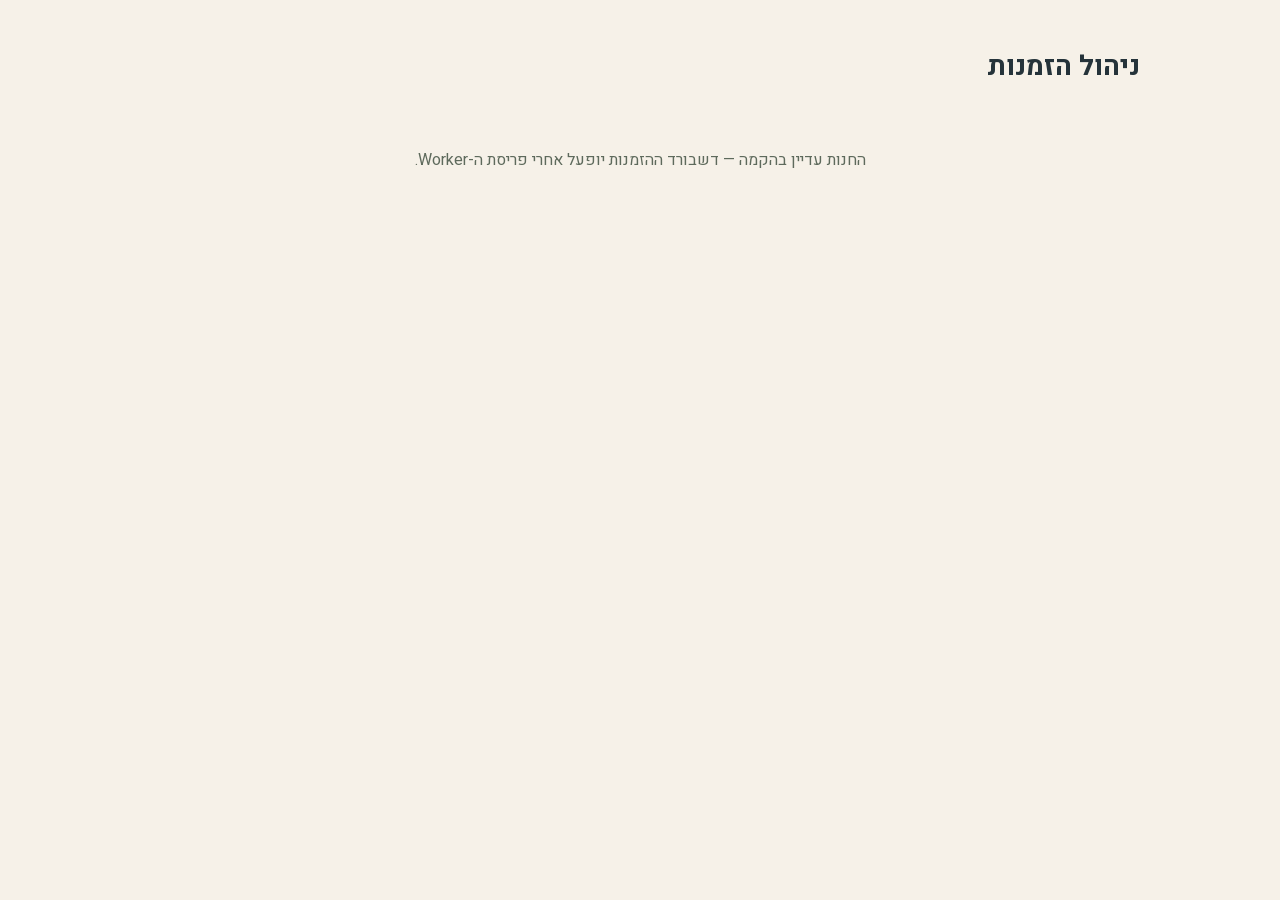
<file: admin/orders.html>
<!DOCTYPE html>
<html dir="rtl" lang="he">
<head>
<meta charset="UTF-8">
<meta name="viewport" content="width=device-width, initial-scale=1">
<meta name="robots" content="noindex">
<title>ניהול הזמנות — פשוט ליצור</title>
<link rel="stylesheet" href="../assets/css/fonts.css">
<style>
:root{
  --green-primary:#2D5B68; --green-secondary:#6F7D56; --accent:#CE866C;
  --bg:#F6F1E8; --text:#25333A; --text-soft:#5E6A5C; --white:#fff;
  --r-md:14px; --shadow-sm:0 4px 14px rgba(37,51,58,.08);
}
*{box-sizing:border-box}
body{margin:0;font-family:'Heebo',system-ui,sans-serif;background:var(--bg);color:var(--text);padding:28px 22px 80px}
h1{font-size:1.7rem;margin-bottom:22px}
.wrap{max-width:1000px;margin-inline:auto}
.table-scroll{overflow-x:auto;-webkit-overflow-scrolling:touch}
.btn{display:inline-flex;align-items:center;gap:8px;padding:13px 24px;border-radius:999px;background:var(--green-primary);color:#fff;font-weight:600;border:none;cursor:pointer;font-size:15px}
.btn:hover{background:#234a55}
.state{color:var(--text-soft);padding-block:40px;text-align:center}
table{width:100%;min-width:640px;border-collapse:collapse;background:var(--white);border-radius:var(--r-md);overflow:hidden;box-shadow:var(--shadow-sm)}
th,td{padding:12px 14px;text-align:start;font-size:14px;border-bottom:1px solid rgba(37,51,58,.08)}
th{background:var(--bg);font-weight:700;font-family:'DM Mono',monospace;font-size:12px;letter-spacing:.05em;text-transform:uppercase;color:var(--text-soft)}
tr:last-child td{border-bottom:none}
select{font-family:inherit;padding:7px 10px;border-radius:8px;border:1px solid rgba(37,51,58,.2);background:#fff}
.total{font-family:'DM Mono',monospace;font-weight:600}
.items{color:var(--text-soft);font-size:13px}
</style>
</head>
<body>
<div class="wrap">
  <h1>ניהול הזמנות</h1>
  <div id="root"><div class="state">טוען…</div></div>
</div>

<script>
/* אותה כתובת Worker כמו ב-checkout.html — יש למלא אחרי פריסת shop-worker/ */
window.SHOP_API_BASE = '';
var OAUTH_URL = 'https://pashutlitzor-cms-auth.nhftk154.workers.dev/auth';
var TOKEN_KEY = 'pl_admin_token';

var STATUS_LABEL = {
  paid: 'שולם', preparing: 'בהכנה', ready: 'מוכן לאיסוף', shipped: 'נשלח',
  completed: 'הושלם', cancelled: 'בוטל', refunded: 'זוכה'
};

function esc(s){
  return String(s == null ? '' : s).replace(/[&<>"']/g, function(c){
    return { '&':'&amp;', '<':'&lt;', '>':'&gt;', '"':'&quot;', "'":'&#39;' }[c];
  });
}

function login(){
  return new Promise(function(resolve, reject){
    var popup = window.open(OAUTH_URL, 'github-oauth', 'width=600,height=700');
    if (!popup){ reject(new Error('popup blocked')); return; }
    function handleMessage(e){
      if (typeof e.data !== 'string') return;
      if (e.data === 'authorizing:github'){
        popup.postMessage('authorizing:github', e.origin);
        return;
      }
      if (e.data.indexOf('authorization:github:success:') === 0){
        window.removeEventListener('message', handleMessage);
        var result = JSON.parse(e.data.slice('authorization:github:success:'.length));
        resolve(result.token);
      }
      if (e.data.indexOf('authorization:github:error:') === 0){
        window.removeEventListener('message', handleMessage);
        reject(new Error('auth failed'));
      }
    }
    window.addEventListener('message', handleMessage);
  });
}

function authFetch(path, options){
  var token = sessionStorage.getItem(TOKEN_KEY);
  options = options || {};
  options.headers = Object.assign({}, options.headers, { Authorization: 'Bearer ' + token });
  return fetch(window.SHOP_API_BASE + path, options);
}

function renderLogin(root){
  root.innerHTML = '<div class="state"><p style="margin-bottom:18px">יש להתחבר עם GitHub כדי לצפות בהזמנות.</p><button class="btn" id="login-btn">התחברות עם GitHub</button></div>';
  document.getElementById('login-btn').addEventListener('click', function(){
    login().then(function(token){
      sessionStorage.setItem(TOKEN_KEY, token);
      loadOrders();
    }).catch(function(){
      root.innerHTML = '<div class="state">ההתחברות נכשלה. נסי שוב.</div>';
    });
  });
}

function renderOrders(root, orders){
  if (!orders.length){
    root.innerHTML = '<div class="state">אין עדיין הזמנות.</div>';
    return;
  }
  root.innerHTML =
    '<div class="table-scroll"><table><thead><tr><th>תאריך</th><th>לקוח/ה</th><th>פריטים</th><th>סה"כ</th><th>סטטוס</th></tr></thead><tbody>' +
    orders.map(function(o){
      var itemsText = o.items.map(function(it){ return esc(it.name) + ' ×' + it.qty; }).join(', ');
      return '<tr data-id="' + o.id + '">' +
        '<td>' + esc(new Date(o.createdAt).toLocaleString('he-IL')) + '</td>' +
        '<td>' + esc(o.customerName || '—') + '<br><span class="items">' + esc(o.customerEmail || '') + (o.customerPhone ? ' · ' + esc(o.customerPhone) : '') + '</span></td>' +
        '<td class="items">' + itemsText + '</td>' +
        '<td class="total">₪' + Number(o.totalIls).toFixed(2) + '</td>' +
        '<td><select data-status>' +
          Object.keys(STATUS_LABEL).map(function(s){ return '<option value="' + s + '"' + (s === o.status ? ' selected' : '') + '>' + STATUS_LABEL[s] + '</option>'; }).join('') +
        '</select></td>' +
      '</tr>';
    }).join('') +
    '</tbody></table></div>';

  root.querySelectorAll('select[data-status]').forEach(function(select){
    select.addEventListener('change', function(){
      var id = select.closest('tr').getAttribute('data-id');
      authFetch('/api/orders/' + id, {
        method: 'PATCH',
        headers: { 'Content-Type': 'application/json' },
        body: JSON.stringify({ status: select.value })
      });
    });
  });
}

function loadOrders(){
  var root = document.getElementById('root');
  root.innerHTML = '<div class="state">טוען הזמנות…</div>';
  authFetch('/api/orders').then(function(r){
    if (r.status === 401 || r.status === 403){
      sessionStorage.removeItem(TOKEN_KEY);
      renderLogin(root);
      return null;
    }
    if (!r.ok) throw new Error('failed');
    return r.json();
  }).then(function(data){
    if (data) renderOrders(root, data.orders);
  }).catch(function(){
    root.innerHTML = '<div class="state">שגיאה בטעינת ההזמנות.</div>';
  });
}

document.addEventListener('DOMContentLoaded', function(){
  var root = document.getElementById('root');
  if (!window.SHOP_API_BASE){
    root.innerHTML = '<div class="state">החנות עדיין בהקמה — דשבורד ההזמנות יופעל אחרי פריסת ה-Worker.</div>';
    return;
  }
  if (sessionStorage.getItem(TOKEN_KEY)) loadOrders();
  else renderLogin(root);
});
</script>
</body>
</html>
</file>
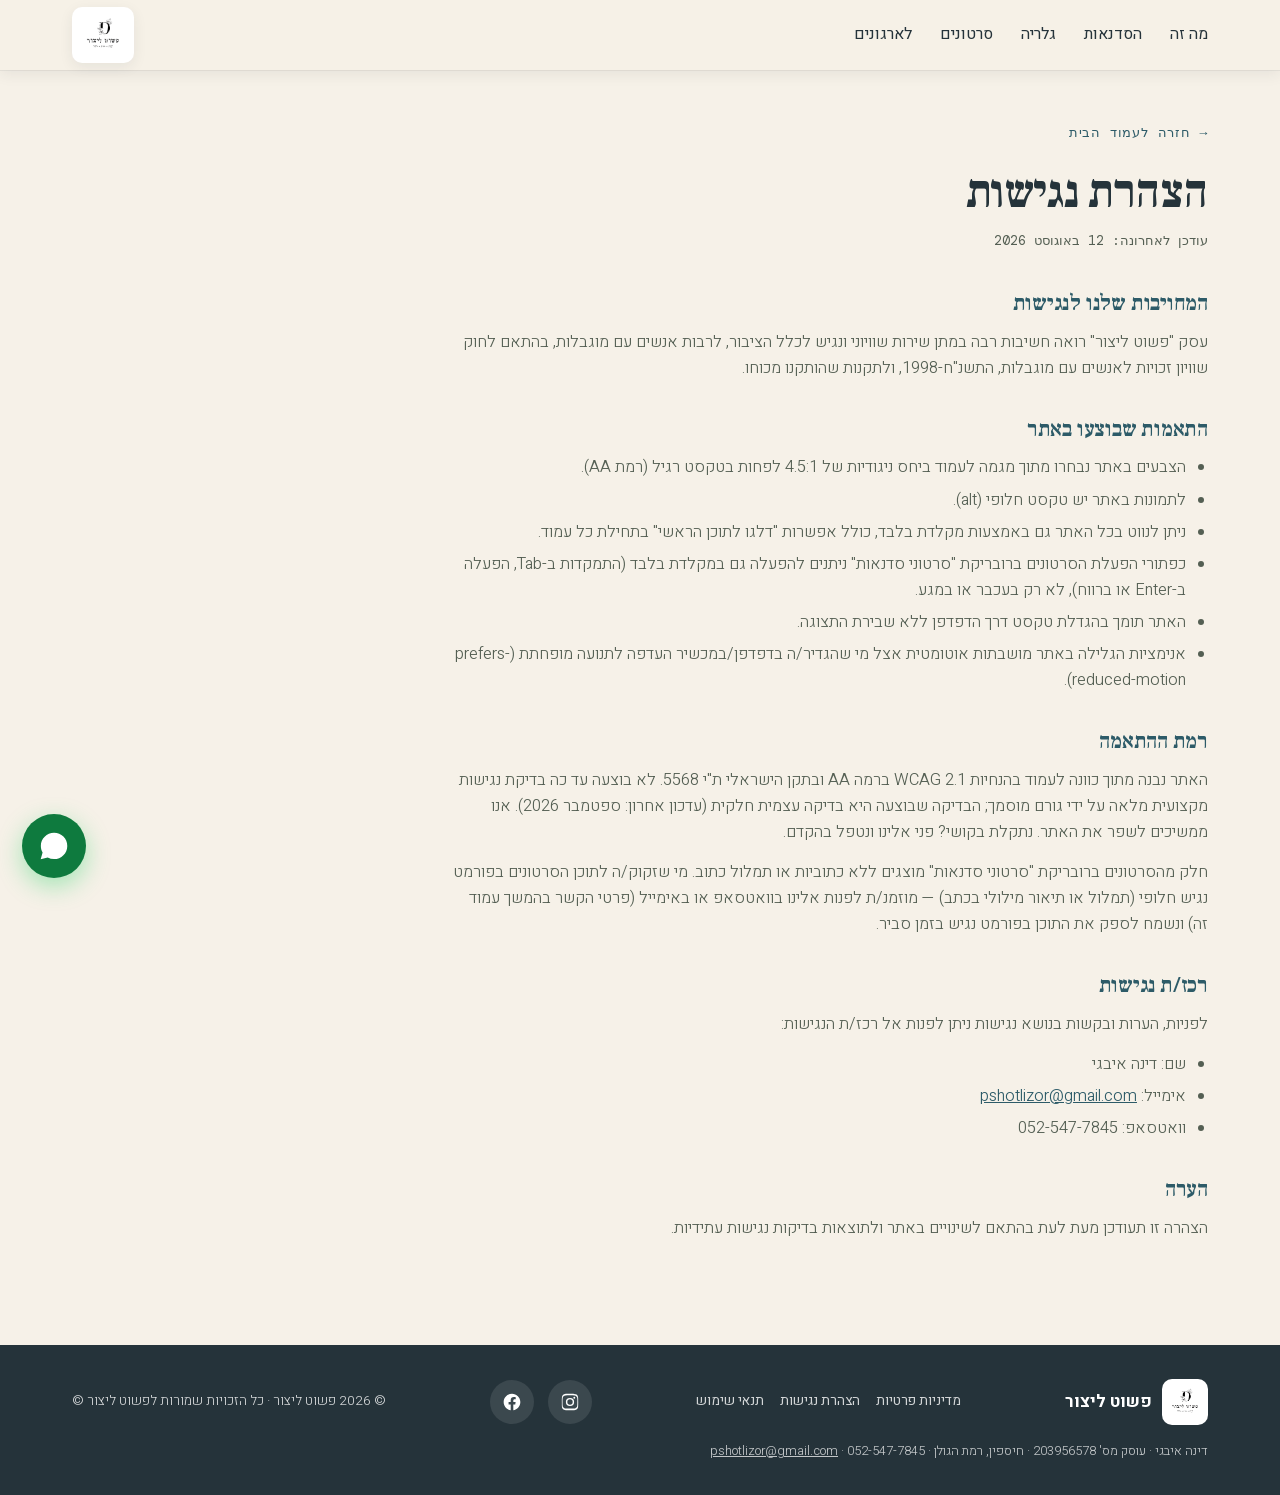
<file: legal/accessibility.html>
<!DOCTYPE html>
<html dir="rtl" lang="he">
<head>
<meta charset="UTF-8">
<meta name="viewport" content="width=device-width, initial-scale=1, viewport-fit=cover">
<title>הצהרת נגישות | פשוט ליצור</title>
<meta name="description" content="הצהרת הנגישות של אתר פשוט ליצור — סדנאות גבס פולימרי.">
<meta name="theme-color" content="#2D5B68">
<meta name="robots" content="noindex">
<link rel="icon" type="image/png" href="../assets/branding/logo-removebg-preview.png">

<link rel="stylesheet" href="../assets/css/fonts.css">
<link rel="stylesheet" href="../assets/legal.css">
</head>
<body>

<a href="#legal-content" class="skip-link">דלגו לתוכן הראשי</a>

<!-- ===== NAVBAR ===== -->
<header id="navbar">
  <div class="wrap">
    <nav class="nav-links" aria-label="ניווט ראשי">
      <a href="../index.html#concept">מה זה</a>
      <a href="../index.html#workshops">הסדנאות</a>
      <a href="../index.html#gallery">גלריה</a>
      <a href="../index.html#videos">סרטונים</a>
      <a href="../index.html#corporate">לארגונים</a>
    </nav>
    <button class="nav-burger" id="nav-burger" aria-label="פתיחת תפריט" aria-expanded="false" aria-controls="nav-mobile">
      <span></span><span></span><span></span>
    </button>
    <a class="nav-logo" href="../index.html" aria-label="פשוט ליצור — לעמוד הבית">
      <img src="../assets/branding/logo-removebg-preview.png" alt="פשוט ליצור">
    </a>
  </div>
</header>
<nav class="nav-mobile" id="nav-mobile" aria-label="ניווט נייד">
  <a href="../index.html#concept">מה זה</a>
  <a href="../index.html#workshops">הסדנאות</a>
  <a href="../index.html#gallery">גלריה</a>
  <a href="../index.html#videos">סרטונים</a>
  <a href="../index.html#corporate">לארגונים</a>
</nav>

<main class="legal-main" id="legal-content">
  <div class="wrap">
    <div class="legal-header">
      <a class="legal-back" href="../index.html">→ חזרה לעמוד הבית</a>
      <h1>הצהרת נגישות</h1>
      <div class="legal-updated">עודכן לאחרונה: 12 באוגוסט 2026</div>
    </div>

    <div class="legal-body">
      <h2>המחויבות שלנו לנגישות</h2>
      <p>עסק "פשוט ליצור" רואה חשיבות רבה במתן שירות שוויוני ונגיש לכלל הציבור, לרבות אנשים עם מוגבלות, בהתאם לחוק שוויון זכויות לאנשים עם מוגבלות, התשנ"ח-1998, ולתקנות שהותקנו מכוחו.</p>

      <h2>התאמות שבוצעו באתר</h2>
      <ul>
        <li>הצבעים באתר נבחרו מתוך מגמה לעמוד ביחס ניגודיות של 4.5:1 לפחות בטקסט רגיל (רמת AA).</li>
        <li>לתמונות באתר יש טקסט חלופי (alt).</li>
        <li>ניתן לנווט בכל האתר גם באמצעות מקלדת בלבד, כולל אפשרות "דלגו לתוכן הראשי" בתחילת כל עמוד.</li>
        <li>כפתורי הפעלת הסרטונים ברובריקת "סרטוני סדנאות" ניתנים להפעלה גם במקלדת בלבד (התמקדות ב-Tab, הפעלה ב-Enter או ברווח), לא רק בעכבר או במגע.</li>
        <li>האתר תומך בהגדלת טקסט דרך הדפדפן ללא שבירת התצוגה.</li>
        <li>אנימציות הגלילה באתר מושבתות אוטומטית אצל מי שהגדיר/ה בדפדפן/במכשיר העדפה לתנועה מופחתת (prefers-reduced-motion).</li>
      </ul>

      <h2>רמת ההתאמה</h2>
      <p>האתר נבנה מתוך כוונה לעמוד בהנחיות WCAG 2.1 ברמה AA ובתקן הישראלי ת"י 5568. לא בוצעה עד כה בדיקת נגישות מקצועית מלאה על ידי גורם מוסמך; הבדיקה שבוצעה היא בדיקה עצמית חלקית (עדכון אחרון: ספטמבר 2026). אנו ממשיכים לשפר את האתר. נתקלת בקושי? פני אלינו ונטפל בהקדם.</p>
      <p>חלק מהסרטונים ברובריקת "סרטוני סדנאות" מוצגים ללא כתוביות או תמלול כתוב. מי שזקוק/ה לתוכן הסרטונים בפורמט נגיש חלופי (תמלול או תיאור מילולי בכתב) — מוזמנ/ת לפנות אלינו בוואטסאפ או באימייל (פרטי הקשר בהמשך עמוד זה) ונשמח לספק את התוכן בפורמט נגיש בזמן סביר.</p>

      <h2>רכז/ת נגישות</h2>
      <p>לפניות, הערות ובקשות בנושא נגישות ניתן לפנות אל רכז/ת הנגישות:</p>
      <ul>
        <li>שם: דינה איבגי</li>
        <li>אימייל: <a class="inline-link" href="mailto:pshotlizor@gmail.com">pshotlizor@gmail.com</a></li>
        <li>וואטסאפ: 052-547-7845</li>
      </ul>

      <h2>הערה</h2>
      <p>הצהרה זו תעודכן מעת לעת בהתאם לשינויים באתר ולתוצאות בדיקות נגישות עתידיות.</p>
    </div>
  </div>
</main>

<!-- ===== FOOTER ===== -->
<footer>
  <div class="wrap">
    <div class="foot-logo">
      <img src="../assets/branding/logo-removebg-preview.png" alt="לוגו פשוט ליצור">
      <span id="footer-brand-logo">פשוט ליצור</span>
    </div>
    <div class="foot-links">
      <a href="privacy.html">מדיניות פרטיות</a>
      <a href="accessibility.html">הצהרת נגישות</a>
      <a href="terms.html">תנאי שימוש</a>
    </div>
    <div class="foot-social">
      <a href="https://www.instagram.com/dina_evgi?igsh=NWgyeW82cmZkeXp0" target="_blank" rel="noopener" aria-label="עמוד האינסטגרם שלנו">
        <svg viewBox="0 0 24 24" aria-hidden="true"><path d="M12 2.2c3.2 0 3.6 0 4.85.07 1.17.05 1.8.25 2.23.41.56.22.96.48 1.38.9.42.42.68.82.9 1.38.16.42.36 1.06.41 2.23.06 1.27.07 1.65.07 4.85s0 3.58-.07 4.85c-.05 1.17-.25 1.8-.41 2.23-.22.56-.48.96-.9 1.38-.42.42-.82.68-1.38.9-.42.16-1.06.36-2.23.41-1.27.06-1.65.07-4.85.07s-3.58 0-4.85-.07c-1.17-.05-1.8-.25-2.23-.41a3.7 3.7 0 0 1-1.38-.9 3.7 3.7 0 0 1-.9-1.38c-.16-.42-.36-1.06-.41-2.23C2.2 15.58 2.2 15.2 2.2 12s0-3.58.07-4.85c.05-1.17.25-1.8.41-2.23.22-.56.48-.96.9-1.38.42-.42.82-.68 1.38-.9.42-.16 1.06-.36 2.23-.41C8.42 2.2 8.8 2.2 12 2.2Zm0 1.8c-3.15 0-3.5 0-4.74.07-.97.04-1.5.2-1.85.34-.46.18-.8.4-1.15.74-.34.35-.56.69-.74 1.15-.14.35-.3.88-.34 1.85C3.07 9.5 3.07 9.85 3.07 12s0 2.5.04 3.74c.04.97.2 1.5.34 1.85.18.46.4.8.74 1.15.35.34.69.56 1.15.74.35.14.88.3 1.85.34 1.24.07 1.59.07 4.74.07s3.5 0 4.74-.07c.97-.04 1.5-.2 1.85-.34.46-.18.8-.4 1.15-.74.34-.35.56-.69.74-1.15.14-.35.3-.88.34-1.85.07-1.24.07-1.59.07-3.74s0-2.5-.04-3.74c-.04-.97-.2-1.5-.34-1.85a3.1 3.1 0 0 0-.74-1.15 3.1 3.1 0 0 0-1.15-.74c-.35-.14-.88-.3-1.85-.34C15.5 4 15.15 4 12 4Zm0 3.06A4.94 4.94 0 1 1 7.06 12 4.94 4.94 0 0 1 12 7.06Zm0 8.15A3.21 3.21 0 1 0 8.79 12 3.21 3.21 0 0 0 12 15.21Zm6.3-8.35a1.15 1.15 0 1 1-1.15-1.15 1.15 1.15 0 0 1 1.15 1.15Z"/></svg>
      </a>
      <a href="https://www.facebook.com/share/1DS9hV27x7/?mibextid=wwXIfr" target="_blank" rel="noopener" aria-label="עמוד הפייסבוק שלנו">
        <svg viewBox="0 0 24 24" aria-hidden="true"><path d="M22 12.06C22 6.505 17.523 2 12 2S2 6.505 2 12.06c0 5.02 3.657 9.184 8.438 9.94v-7.03H7.898v-2.91h2.54V9.845c0-2.507 1.492-3.89 3.777-3.89 1.094 0 2.238.195 2.238.195v2.459h-1.26c-1.243 0-1.63.771-1.63 1.562v1.875h2.773l-.443 2.91h-2.33V22c4.78-.756 8.437-4.92 8.437-9.94Z"/></svg>
      </a>
    </div>
    <div class="foot-copy">© <span id="year"></span> <span id="footer-brand-copy">פשוט ליצור</span> · <span id="footer-rights">כל הזכויות שמורות</span></div>
    <div class="foot-biz">דינה איבגי · עוסק מס' 203956578 · חיספין, רמת הגולן · 052-547-7845 · <a href="mailto:pshotlizor@gmail.com">pshotlizor@gmail.com</a></div>
  </div>
</footer>

<!-- ===== FAB ===== -->
<a class="fab" href="https://wa.me/972525477845?text=%D7%94%D7%99%D7%99%2C%20%D7%91%D7%90%D7%AA%D7%99%20%D7%93%D7%A8%D7%9A%20%D7%94%D7%90%D7%AA%D7%A8.%20%D7%90%D7%A9%D7%9E%D7%97%20%D7%9C%D7%A9%D7%9E%D7%95%D7%A2%20%D7%A2%D7%95%D7%93%20%D7%A2%D7%9C%20%D7%94%D7%A1%D7%93%D7%A0%D7%90%D7%95%D7%AA" target="_blank" rel="noopener" aria-label="צרו קשר מהיר בוואטסאפ">
  <svg viewBox="0 0 24 24" aria-hidden="true"><path d="M12.04 2C6.58 2 2.13 6.45 2.13 11.91c0 1.75.46 3.45 1.32 4.95L2 22l5.25-1.38a9.9 9.9 0 0 0 4.79 1.22h.01c5.46 0 9.91-4.45 9.91-9.91 0-2.65-1.03-5.14-2.9-7.01A9.82 9.82 0 0 0 12.04 2Zm4.52 11.99c-.25-.12-1.47-.72-1.69-.81-.23-.08-.39-.12-.56.13-.16.25-.64.81-.78.97-.15.17-.29.19-.54.06-.25-.12-1.05-.39-1.99-1.23-.74-.66-1.23-1.47-1.38-1.72-.14-.25-.01-.38.11-.51.11-.11.25-.29.37-.43.13-.15.17-.25.25-.41.08-.17.04-.31-.02-.43-.06-.12-.56-1.35-.77-1.85-.2-.48-.41-.42-.56-.43l-.48-.01c-.17 0-.43.06-.66.31-.22.25-.86.85-.86 2.07 0 1.22.89 2.4 1.01 2.56.12.17 1.75 2.67 4.25 3.74.59.26 1.05.41 1.41.52.59.19 1.13.16 1.56.1.48-.07 1.47-.6 1.68-1.18.2-.58.2-1.07.14-1.18-.06-.1-.22-.16-.47-.28Z"/></svg>
</a>

<script src="../assets/legal.js" defer></script>
</body>
</html>
</file>
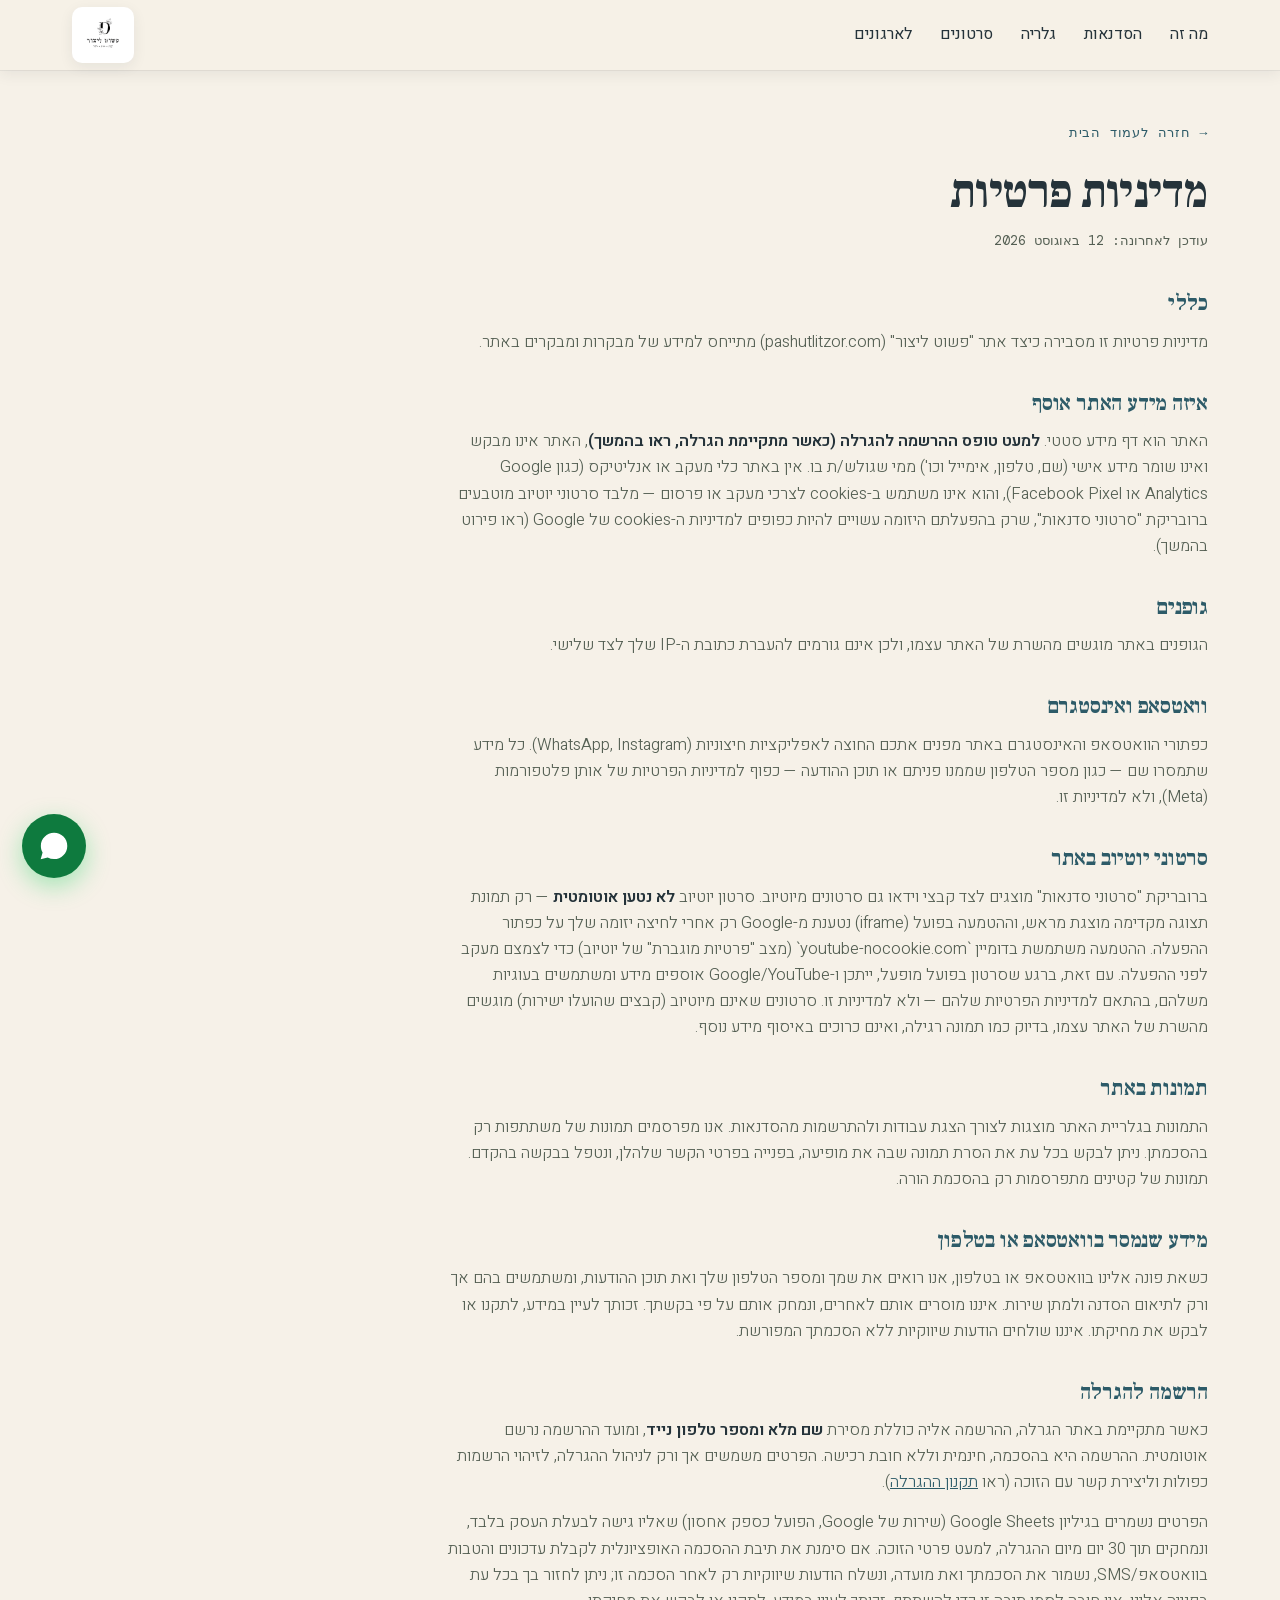
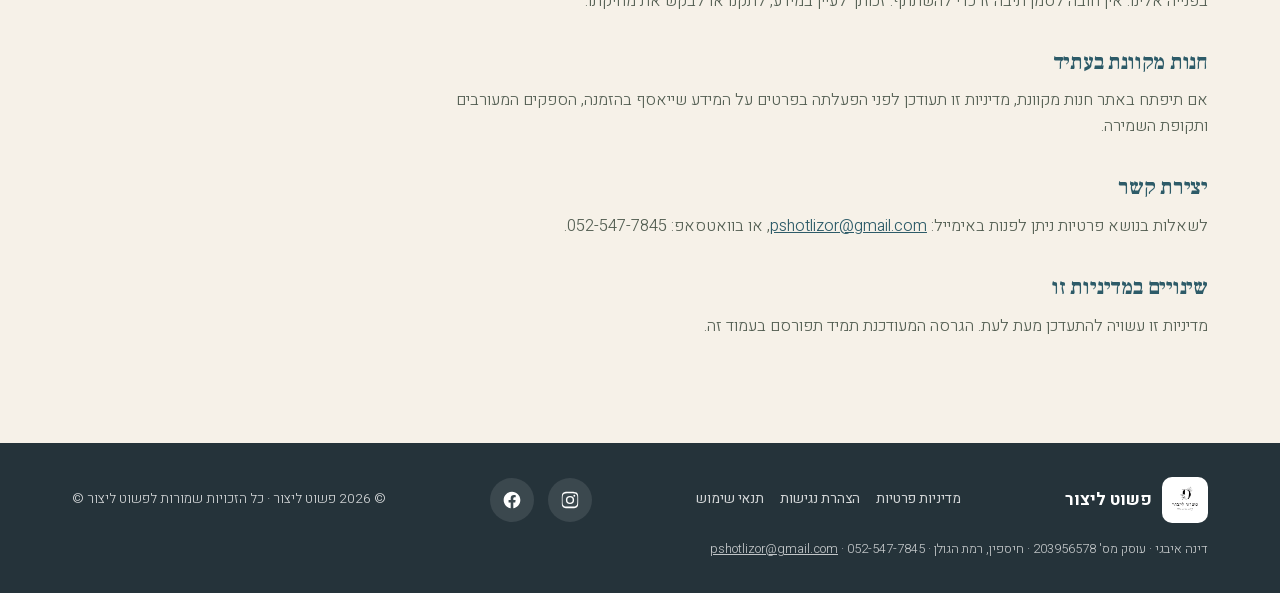
<file: legal/privacy.html>
<!DOCTYPE html>
<html dir="rtl" lang="he">
<head>
<meta charset="UTF-8">
<meta name="viewport" content="width=device-width, initial-scale=1, viewport-fit=cover">
<title>מדיניות פרטיות | פשוט ליצור</title>
<meta name="description" content="מדיניות הפרטיות של אתר פשוט ליצור — סדנאות גבס פולימרי.">
<meta name="theme-color" content="#2D5B68">
<meta name="robots" content="noindex">
<link rel="icon" type="image/png" href="../assets/branding/logo-removebg-preview.png">

<link rel="stylesheet" href="../assets/css/fonts.css">
<link rel="stylesheet" href="../assets/legal.css">
</head>
<body>

<a href="#legal-content" class="skip-link">דלגו לתוכן הראשי</a>

<!-- ===== NAVBAR ===== -->
<header id="navbar">
  <div class="wrap">
    <nav class="nav-links" aria-label="ניווט ראשי">
      <a href="../index.html#concept">מה זה</a>
      <a href="../index.html#workshops">הסדנאות</a>
      <a href="../index.html#gallery">גלריה</a>
      <a href="../index.html#videos">סרטונים</a>
      <a href="../index.html#corporate">לארגונים</a>
    </nav>
    <button class="nav-burger" id="nav-burger" aria-label="פתיחת תפריט" aria-expanded="false" aria-controls="nav-mobile">
      <span></span><span></span><span></span>
    </button>
    <a class="nav-logo" href="../index.html" aria-label="פשוט ליצור — לעמוד הבית">
      <img src="../assets/branding/logo-removebg-preview.png" alt="פשוט ליצור">
    </a>
  </div>
</header>
<nav class="nav-mobile" id="nav-mobile" aria-label="ניווט נייד">
  <a href="../index.html#concept">מה זה</a>
  <a href="../index.html#workshops">הסדנאות</a>
  <a href="../index.html#gallery">גלריה</a>
  <a href="../index.html#videos">סרטונים</a>
  <a href="../index.html#corporate">לארגונים</a>
</nav>

<main class="legal-main" id="legal-content">
  <div class="wrap">
    <div class="legal-header">
      <a class="legal-back" href="../index.html">→ חזרה לעמוד הבית</a>
      <h1>מדיניות פרטיות</h1>
      <div class="legal-updated">עודכן לאחרונה: 12 באוגוסט 2026</div>
    </div>

    <div class="legal-body">
      <h2>כללי</h2>
      <p>מדיניות פרטיות זו מסבירה כיצד אתר "פשוט ליצור" (pashutlitzor.com) מתייחס למידע של מבקרות ומבקרים באתר.</p>

      <h2>איזה מידע האתר אוסף</h2>
      <p>האתר הוא דף מידע סטטי. <strong>למעט טופס ההרשמה להגרלה (כאשר מתקיימת הגרלה, ראו בהמשך)</strong>, האתר אינו מבקש ואינו שומר מידע אישי (שם, טלפון, אימייל וכו') ממי שגולש/ת בו. אין באתר כלי מעקב או אנליטיקס (כגון Google Analytics או Facebook Pixel), והוא אינו משתמש ב-cookies לצרכי מעקב או פרסום — מלבד סרטוני יוטיוב מוטבעים ברובריקת "סרטוני סדנאות", שרק בהפעלתם היזומה עשויים להיות כפופים למדיניות ה-cookies של Google (ראו פירוט בהמשך).</p>

      <h2>גופנים</h2>
      <p>הגופנים באתר מוגשים מהשרת של האתר עצמו, ולכן אינם גורמים להעברת כתובת ה-IP שלך לצד שלישי.</p>

      <h2>וואטסאפ ואינסטגרם</h2>
      <p>כפתורי הוואטסאפ והאינסטגרם באתר מפנים אתכם החוצה לאפליקציות חיצוניות (WhatsApp, Instagram). כל מידע שתמסרו שם — כגון מספר הטלפון שממנו פניתם או תוכן ההודעה — כפוף למדיניות הפרטיות של אותן פלטפורמות (Meta), ולא למדיניות זו.</p>

      <h2>סרטוני יוטיוב באתר</h2>
      <p>ברובריקת "סרטוני סדנאות" מוצגים לצד קבצי וידאו גם סרטונים מיוטיוב. סרטון יוטיוב <strong>לא נטען אוטומטית</strong> — רק תמונת תצוגה מקדימה מוצגת מראש, וההטמעה בפועל (iframe) נטענת מ-Google רק אחרי לחיצה יזומה שלך על כפתור ההפעלה. ההטמעה משתמשת בדומיין `youtube-nocookie.com` (מצב "פרטיות מוגברת" של יוטיוב) כדי לצמצם מעקב לפני ההפעלה. עם זאת, ברגע שסרטון בפועל מופעל, ייתכן ו-Google/YouTube אוספים מידע ומשתמשים בעוגיות משלהם, בהתאם למדיניות הפרטיות שלהם — ולא למדיניות זו. סרטונים שאינם מיוטיוב (קבצים שהועלו ישירות) מוגשים מהשרת של האתר עצמו, בדיוק כמו תמונה רגילה, ואינם כרוכים באיסוף מידע נוסף.</p>

      <h2>תמונות באתר</h2>
      <p>התמונות בגלריית האתר מוצגות לצורך הצגת עבודות ולהתרשמות מהסדנאות. אנו מפרסמים תמונות של משתתפות רק בהסכמתן. ניתן לבקש בכל עת את הסרת תמונה שבה את מופיעה, בפנייה בפרטי הקשר שלהלן, ונטפל בבקשה בהקדם. תמונות של קטינים מתפרסמות רק בהסכמת הורה.</p>

      <h2>מידע שנמסר בוואטסאפ או בטלפון</h2>
      <p>כשאת פונה אלינו בוואטסאפ או בטלפון, אנו רואים את שמך ומספר הטלפון שלך ואת תוכן ההודעות, ומשתמשים בהם אך ורק לתיאום הסדנה ולמתן שירות. איננו מוסרים אותם לאחרים, ונמחק אותם על פי בקשתך. זכותך לעיין במידע, לתקנו או לבקש את מחיקתו. איננו שולחים הודעות שיווקיות ללא הסכמתך המפורשת.</p>

      <h2>הרשמה להגרלה</h2>
      <p>כאשר מתקיימת באתר הגרלה, ההרשמה אליה כוללת מסירת <strong>שם מלא ומספר טלפון נייד</strong>, ומועד ההרשמה נרשם אוטומטית. ההרשמה היא בהסכמה, חינמית וללא חובת רכישה. הפרטים משמשים אך ורק לניהול ההגרלה, לזיהוי הרשמות כפולות וליצירת קשר עם הזוכה (ראו <a class="inline-link" href="raffle-terms.html">תקנון ההגרלה</a>).</p>
      <p>הפרטים נשמרים בגיליון Google Sheets (שירות של Google, הפועל כספק אחסון) שאליו גישה לבעלת העסק בלבד, ונמחקים תוך 30 יום מיום ההגרלה, למעט פרטי הזוכה. אם סימנת את תיבת ההסכמה האופציונלית לקבלת עדכונים והטבות בוואטסאפ/SMS, נשמור את הסכמתך ואת מועדה, ונשלח הודעות שיווקיות רק לאחר הסכמה זו; ניתן לחזור בך בכל עת בפנייה אלינו. אין חובה לסמן תיבה זו כדי להשתתף. זכותך לעיין במידע, לתקנו או לבקש את מחיקתו.</p>

      <h2>חנות מקוונת בעתיד</h2>
      <p>אם תיפתח באתר חנות מקוונת, מדיניות זו תעודכן לפני הפעלתה בפרטים על המידע שייאסף בהזמנה, הספקים המעורבים ותקופת השמירה.</p>

      <h2>יצירת קשר</h2>
      <p>לשאלות בנושא פרטיות ניתן לפנות באימייל: <a class="inline-link" href="mailto:pshotlizor@gmail.com">pshotlizor@gmail.com</a>, או בוואטסאפ: 052-547-7845.</p>

      <h2>שינויים במדיניות זו</h2>
      <p>מדיניות זו עשויה להתעדכן מעת לעת. הגרסה המעודכנת תמיד תפורסם בעמוד זה.</p>
    </div>
  </div>
</main>

<!-- ===== FOOTER ===== -->
<footer>
  <div class="wrap">
    <div class="foot-logo">
      <img src="../assets/branding/logo-removebg-preview.png" alt="לוגו פשוט ליצור">
      <span id="footer-brand-logo">פשוט ליצור</span>
    </div>
    <div class="foot-links">
      <a href="privacy.html">מדיניות פרטיות</a>
      <a href="accessibility.html">הצהרת נגישות</a>
      <a href="terms.html">תנאי שימוש</a>
    </div>
    <div class="foot-social">
      <a href="https://www.instagram.com/dina_evgi?igsh=NWgyeW82cmZkeXp0" target="_blank" rel="noopener" aria-label="עמוד האינסטגרם שלנו">
        <svg viewBox="0 0 24 24" aria-hidden="true"><path d="M12 2.2c3.2 0 3.6 0 4.85.07 1.17.05 1.8.25 2.23.41.56.22.96.48 1.38.9.42.42.68.82.9 1.38.16.42.36 1.06.41 2.23.06 1.27.07 1.65.07 4.85s0 3.58-.07 4.85c-.05 1.17-.25 1.8-.41 2.23-.22.56-.48.96-.9 1.38-.42.42-.82.68-1.38.9-.42.16-1.06.36-2.23.41-1.27.06-1.65.07-4.85.07s-3.58 0-4.85-.07c-1.17-.05-1.8-.25-2.23-.41a3.7 3.7 0 0 1-1.38-.9 3.7 3.7 0 0 1-.9-1.38c-.16-.42-.36-1.06-.41-2.23C2.2 15.58 2.2 15.2 2.2 12s0-3.58.07-4.85c.05-1.17.25-1.8.41-2.23.22-.56.48-.96.9-1.38.42-.42.82-.68 1.38-.9.42-.16 1.06-.36 2.23-.41C8.42 2.2 8.8 2.2 12 2.2Zm0 1.8c-3.15 0-3.5 0-4.74.07-.97.04-1.5.2-1.85.34-.46.18-.8.4-1.15.74-.34.35-.56.69-.74 1.15-.14.35-.3.88-.34 1.85C3.07 9.5 3.07 9.85 3.07 12s0 2.5.04 3.74c.04.97.2 1.5.34 1.85.18.46.4.8.74 1.15.35.34.69.56 1.15.74.35.14.88.3 1.85.34 1.24.07 1.59.07 4.74.07s3.5 0 4.74-.07c.97-.04 1.5-.2 1.85-.34.46-.18.8-.4 1.15-.74.34-.35.56-.69.74-1.15.14-.35.3-.88.34-1.85.07-1.24.07-1.59.07-3.74s0-2.5-.04-3.74c-.04-.97-.2-1.5-.34-1.85a3.1 3.1 0 0 0-.74-1.15 3.1 3.1 0 0 0-1.15-.74c-.35-.14-.88-.3-1.85-.34C15.5 4 15.15 4 12 4Zm0 3.06A4.94 4.94 0 1 1 7.06 12 4.94 4.94 0 0 1 12 7.06Zm0 8.15A3.21 3.21 0 1 0 8.79 12 3.21 3.21 0 0 0 12 15.21Zm6.3-8.35a1.15 1.15 0 1 1-1.15-1.15 1.15 1.15 0 0 1 1.15 1.15Z"/></svg>
      </a>
      <a href="https://www.facebook.com/share/1DS9hV27x7/?mibextid=wwXIfr" target="_blank" rel="noopener" aria-label="עמוד הפייסבוק שלנו">
        <svg viewBox="0 0 24 24" aria-hidden="true"><path d="M22 12.06C22 6.505 17.523 2 12 2S2 6.505 2 12.06c0 5.02 3.657 9.184 8.438 9.94v-7.03H7.898v-2.91h2.54V9.845c0-2.507 1.492-3.89 3.777-3.89 1.094 0 2.238.195 2.238.195v2.459h-1.26c-1.243 0-1.63.771-1.63 1.562v1.875h2.773l-.443 2.91h-2.33V22c4.78-.756 8.437-4.92 8.437-9.94Z"/></svg>
      </a>
    </div>
    <div class="foot-copy">© <span id="year"></span> <span id="footer-brand-copy">פשוט ליצור</span> · <span id="footer-rights">כל הזכויות שמורות</span></div>
    <div class="foot-biz">דינה איבגי · עוסק מס' 203956578 · חיספין, רמת הגולן · 052-547-7845 · <a href="mailto:pshotlizor@gmail.com">pshotlizor@gmail.com</a></div>
  </div>
</footer>

<!-- ===== FAB ===== -->
<a class="fab" href="https://wa.me/972525477845?text=%D7%94%D7%99%D7%99%2C%20%D7%91%D7%90%D7%AA%D7%99%20%D7%93%D7%A8%D7%9A%20%D7%94%D7%90%D7%AA%D7%A8.%20%D7%90%D7%A9%D7%9E%D7%97%20%D7%9C%D7%A9%D7%9E%D7%95%D7%A2%20%D7%A2%D7%95%D7%93%20%D7%A2%D7%9C%20%D7%94%D7%A1%D7%93%D7%A0%D7%90%D7%95%D7%AA" target="_blank" rel="noopener" aria-label="צרו קשר מהיר בוואטסאפ">
  <svg viewBox="0 0 24 24" aria-hidden="true"><path d="M12.04 2C6.58 2 2.13 6.45 2.13 11.91c0 1.75.46 3.45 1.32 4.95L2 22l5.25-1.38a9.9 9.9 0 0 0 4.79 1.22h.01c5.46 0 9.91-4.45 9.91-9.91 0-2.65-1.03-5.14-2.9-7.01A9.82 9.82 0 0 0 12.04 2Zm4.52 11.99c-.25-.12-1.47-.72-1.69-.81-.23-.08-.39-.12-.56.13-.16.25-.64.81-.78.97-.15.17-.29.19-.54.06-.25-.12-1.05-.39-1.99-1.23-.74-.66-1.23-1.47-1.38-1.72-.14-.25-.01-.38.11-.51.11-.11.25-.29.37-.43.13-.15.17-.25.25-.41.08-.17.04-.31-.02-.43-.06-.12-.56-1.35-.77-1.85-.2-.48-.41-.42-.56-.43l-.48-.01c-.17 0-.43.06-.66.31-.22.25-.86.85-.86 2.07 0 1.22.89 2.4 1.01 2.56.12.17 1.75 2.67 4.25 3.74.59.26 1.05.41 1.41.52.59.19 1.13.16 1.56.1.48-.07 1.47-.6 1.68-1.18.2-.58.2-1.07.14-1.18-.06-.1-.22-.16-.47-.28Z"/></svg>
</a>

<script src="../assets/legal.js" defer></script>
</body>
</html>
</file>
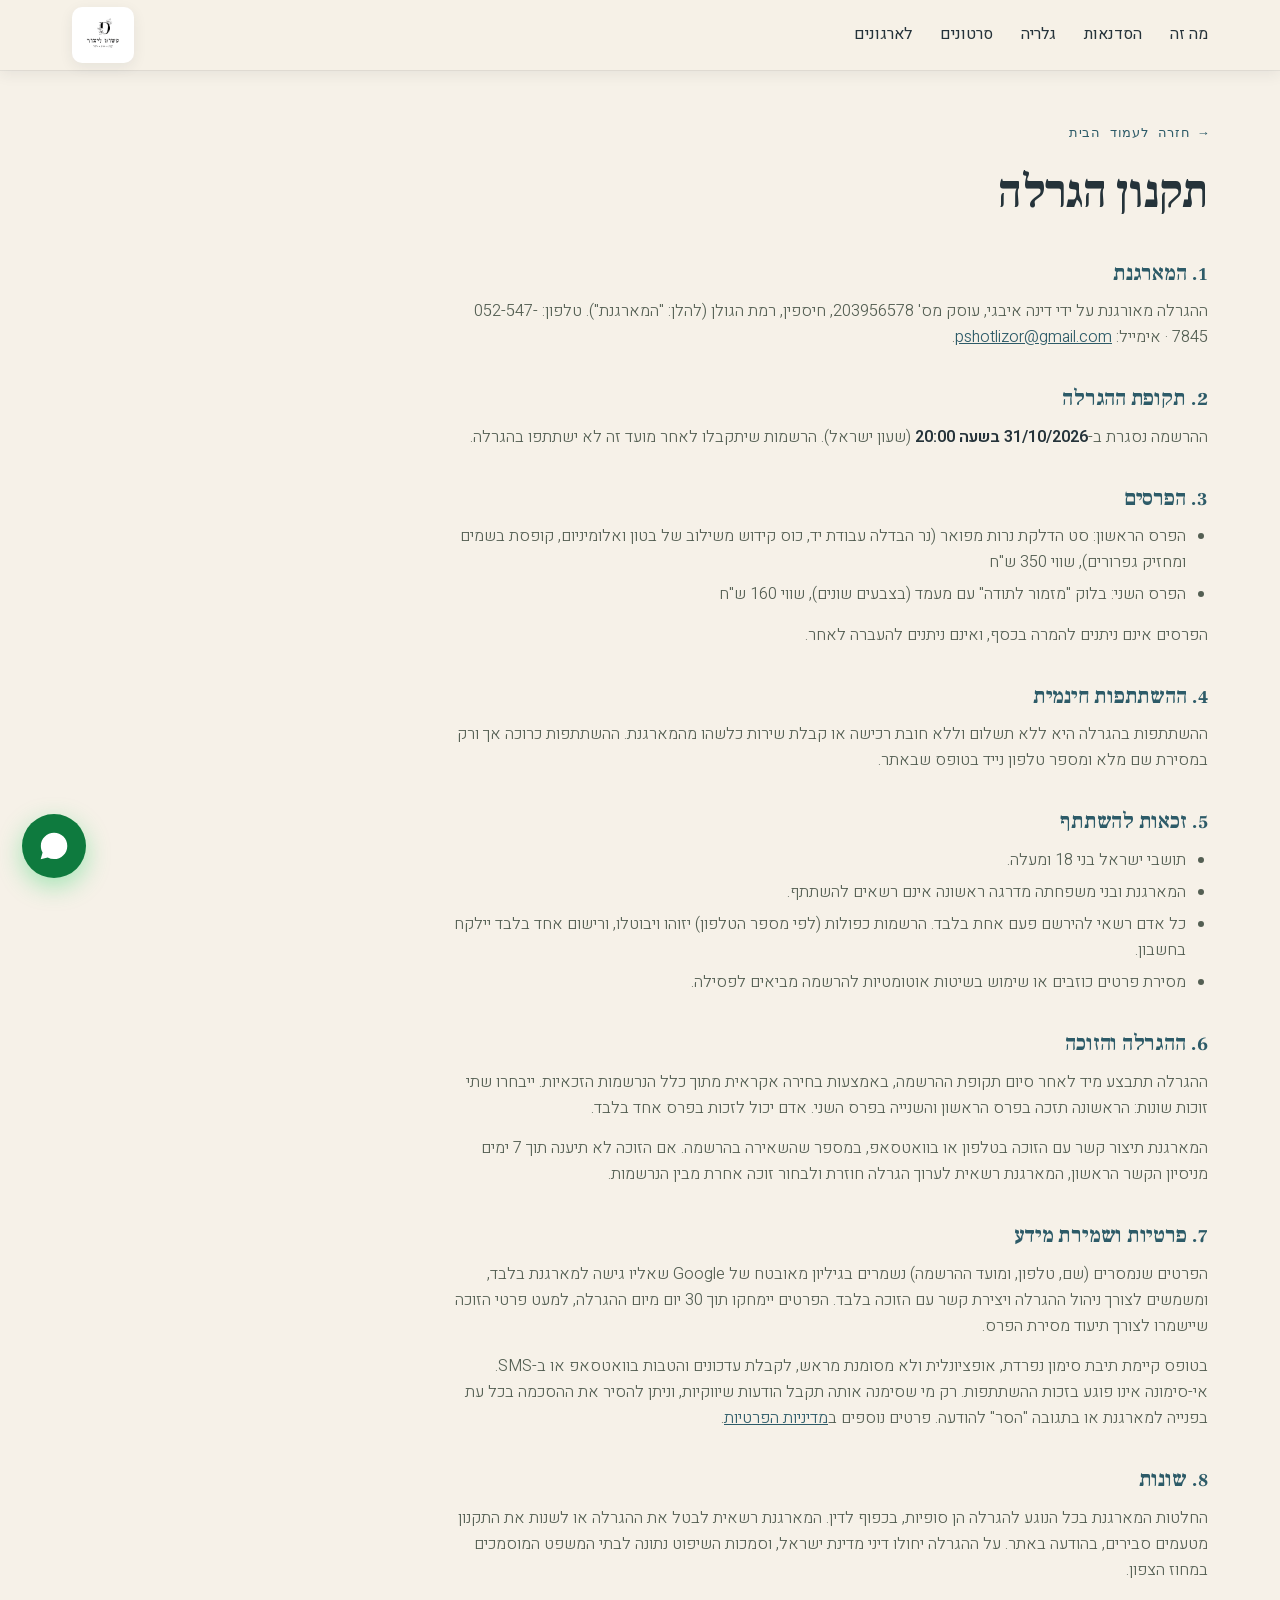
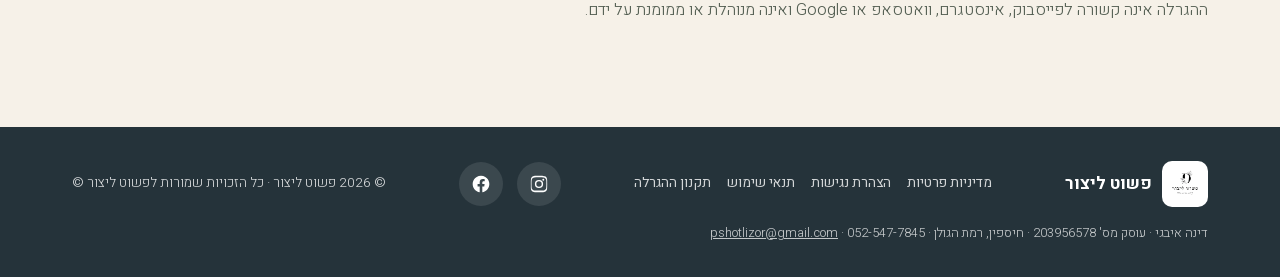
<file: legal/raffle-terms.html>
<!DOCTYPE html>
<html dir="rtl" lang="he">
<head>
<meta charset="UTF-8">
<meta name="viewport" content="width=device-width, initial-scale=1, viewport-fit=cover">
<title>תקנון הגרלה | פשוט ליצור</title>
<meta name="description" content="תקנון ההגרלה באתר פשוט ליצור.">
<meta name="theme-color" content="#2D5B68">
<meta name="robots" content="noindex">
<link rel="icon" type="image/png" href="../assets/branding/logo-removebg-preview.png">

<link rel="stylesheet" href="../assets/css/fonts.css">
<link rel="stylesheet" href="../assets/legal.css">
</head>
<body>

<a href="#legal-content" class="skip-link">דלגו לתוכן הראשי</a>

<!-- ===== NAVBAR ===== -->
<header id="navbar">
  <div class="wrap">
    <nav class="nav-links" aria-label="ניווט ראשי">
      <a href="../index.html#concept">מה זה</a>
      <a href="../index.html#workshops">הסדנאות</a>
      <a href="../index.html#gallery">גלריה</a>
      <a href="../index.html#videos">סרטונים</a>
      <a href="../index.html#corporate">לארגונים</a>
    </nav>
    <button class="nav-burger" id="nav-burger" aria-label="פתיחת תפריט" aria-expanded="false" aria-controls="nav-mobile">
      <span></span><span></span><span></span>
    </button>
    <a class="nav-logo" href="../index.html" aria-label="פשוט ליצור — לעמוד הבית">
      <img src="../assets/branding/logo-removebg-preview.png" alt="פשוט ליצור">
    </a>
  </div>
</header>
<nav class="nav-mobile" id="nav-mobile" aria-label="ניווט נייד">
  <a href="../index.html#concept">מה זה</a>
  <a href="../index.html#workshops">הסדנאות</a>
  <a href="../index.html#gallery">גלריה</a>
  <a href="../index.html#videos">סרטונים</a>
  <a href="../index.html#corporate">לארגונים</a>
</nav>

<main class="legal-main" id="legal-content">
  <div class="wrap">
    <div class="legal-header">
      <a class="legal-back" href="../index.html">→ חזרה לעמוד הבית</a>
      <h1>תקנון הגרלה</h1>
      
    </div>

    <div class="legal-body">
      <p id="rf-inactive" hidden>כרגע לא מתקיימת הגרלה באתר.</p>

      <h2>1. המארגנת</h2>
      <p>ההגרלה מאורגנת על ידי דינה איבגי, עוסק מס' 203956578, חיספין, רמת הגולן (להלן: "המארגנת"). טלפון: 052-547-7845 · אימייל: <a class="inline-link" href="mailto:pshotlizor@gmail.com">pshotlizor@gmail.com</a>.</p>

      <h2>2. תקופת ההגרלה</h2>
      <p>ההרשמה נסגרת ב-<strong id="rf-ends">—</strong> (שעון ישראל). הרשמות שיתקבלו לאחר מועד זה לא ישתתפו בהגרלה.</p>

      <h2>3. הפרסים</h2>
      <ul id="rf-prizes"><li>יפורסמו באתר</li></ul>
      <p>הפרסים אינם ניתנים להמרה בכסף, ואינם ניתנים להעברה לאחר.</p>

      <h2>4. ההשתתפות חינמית</h2>
      <p>ההשתתפות בהגרלה היא ללא תשלום וללא חובת רכישה או קבלת שירות כלשהו מהמארגנת. ההשתתפות כרוכה אך ורק במסירת שם מלא ומספר טלפון נייד בטופס שבאתר.</p>

      <h2>5. זכאות להשתתף</h2>
      <ul>
        <li>תושבי ישראל בני 18 ומעלה.</li>
        <li>המארגנת ובני משפחתה מדרגה ראשונה אינם רשאים להשתתף.</li>
        <li>כל אדם רשאי להירשם פעם אחת בלבד. הרשמות כפולות (לפי מספר הטלפון) יזוהו ויבוטלו, ורישום אחד בלבד יילקח בחשבון.</li>
        <li>מסירת פרטים כוזבים או שימוש בשיטות אוטומטיות להרשמה מביאים לפסילה.</li>
      </ul>

      <h2>6. ההגרלה והזוכה</h2>
      <p id="rf-draw">—</p>
      <p>המארגנת תיצור קשר עם הזוכה בטלפון או בוואטסאפ, במספר שהשאירה בהרשמה. אם הזוכה לא תיענה תוך 7 ימים מניסיון הקשר הראשון, המארגנת רשאית לערוך הגרלה חוזרת ולבחור זוכה אחרת מבין הנרשמות.</p>

      <h2>7. פרטיות ושמירת מידע</h2>
      <p>הפרטים שנמסרים (שם, טלפון, ומועד ההרשמה) נשמרים בגיליון מאובטח של Google שאליו גישה למארגנת בלבד, ומשמשים לצורך ניהול ההגרלה ויצירת קשר עם הזוכה בלבד. הפרטים יימחקו תוך 30 יום מיום ההגרלה, למעט פרטי הזוכה שיישמרו לצורך תיעוד מסירת הפרס.</p>
      <p>בטופס קיימת תיבת סימון נפרדת, אופציונלית ולא מסומנת מראש, לקבלת עדכונים והטבות בוואטסאפ או ב-SMS. אי-סימונה אינו פוגע בזכות ההשתתפות. רק מי שסימנה אותה תקבל הודעות שיווקיות, וניתן להסיר את ההסכמה בכל עת בפנייה למארגנת או בתגובה "הסר" להודעה. פרטים נוספים ב<a class="inline-link" href="privacy.html">מדיניות הפרטיות</a>.</p>

      <h2>8. שונות</h2>
      <p>החלטות המארגנת בכל הנוגע להגרלה הן סופיות, בכפוף לדין. המארגנת רשאית לבטל את ההגרלה או לשנות את התקנון מטעמים סבירים, בהודעה באתר. על ההגרלה יחולו דיני מדינת ישראל, וסמכות השיפוט נתונה לבתי המשפט המוסמכים במחוז הצפון.</p>
      <p>ההגרלה אינה קשורה לפייסבוק, אינסטגרם, וואטסאפ או Google ואינה מנוהלת או ממומנת על ידם.</p>
    </div>
    <script>
    (function(){
      fetch('../content/raffle.json',{cache:'no-cache'}).then(function(r){return r.json();}).then(function(c){
        var pl=['הפרס הראשון','הפרס השני','הפרס השלישי','הפרס הרביעי','הפרס החמישי'], ul=document.getElementById('rf-prizes');
        var ps=(c.prizes||[]).filter(function(p){return p&&p.title;});
        if(ps.length){ ul.textContent=''; ps.forEach(function(p,i){ var li=document.createElement('li'); li.textContent=pl[i]+': '+p.title+(p.details?' ('+p.details+')':'')+(p.valueIls?', שווי '+Number(p.valueIls).toLocaleString('he-IL')+' ש"ח':''); ul.appendChild(li); }); }
        if(c.drawText) document.getElementById('rf-draw').textContent=c.drawText;
        var m=(c.endsAt||'').match(/^(\d{4})-(\d{2})-(\d{2})[T ](\d{2}):(\d{2})/);
        if(m) document.getElementById('rf-ends').textContent=m[3]+'/'+m[2]+'/'+m[1]+' בשעה '+m[4]+':'+m[5];
        if(!m || !c.enabled) document.getElementById('rf-inactive').hidden=false;
      }).catch(function(){});
    })();
    </script>
  </div>
</main>

<!-- ===== FOOTER ===== -->
<footer>
  <div class="wrap">
    <div class="foot-logo">
      <img src="../assets/branding/logo-removebg-preview.png" alt="לוגו פשוט ליצור">
      <span id="footer-brand-logo">פשוט ליצור</span>
    </div>
    <div class="foot-links">
      <a href="privacy.html">מדיניות פרטיות</a>
      <a href="accessibility.html">הצהרת נגישות</a>
      <a href="terms.html">תנאי שימוש</a>
      <a href="raffle-terms.html">תקנון ההגרלה</a>
    </div>
    <div class="foot-social">
      <a href="https://www.instagram.com/dina_evgi?igsh=NWgyeW82cmZkeXp0" target="_blank" rel="noopener" aria-label="עמוד האינסטגרם שלנו">
        <svg viewBox="0 0 24 24" aria-hidden="true"><path d="M12 2.2c3.2 0 3.6 0 4.85.07 1.17.05 1.8.25 2.23.41.56.22.96.48 1.38.9.42.42.68.82.9 1.38.16.42.36 1.06.41 2.23.06 1.27.07 1.65.07 4.85s0 3.58-.07 4.85c-.05 1.17-.25 1.8-.41 2.23-.22.56-.48.96-.9 1.38-.42.42-.82.68-1.38.9-.42.16-1.06.36-2.23.41-1.27.06-1.65.07-4.85.07s-3.58 0-4.85-.07c-1.17-.05-1.8-.25-2.23-.41a3.7 3.7 0 0 1-1.38-.9 3.7 3.7 0 0 1-.9-1.38c-.16-.42-.36-1.06-.41-2.23C2.2 15.58 2.2 15.2 2.2 12s0-3.58.07-4.85c.05-1.17.25-1.8.41-2.23.22-.56.48-.96.9-1.38.42-.42.82-.68 1.38-.9.42-.16 1.06-.36 2.23-.41C8.42 2.2 8.8 2.2 12 2.2Zm0 1.8c-3.15 0-3.5 0-4.74.07-.97.04-1.5.2-1.85.34-.46.18-.8.4-1.15.74-.34.35-.56.69-.74 1.15-.14.35-.3.88-.34 1.85C3.07 9.5 3.07 9.85 3.07 12s0 2.5.04 3.74c.04.97.2 1.5.34 1.85.18.46.4.8.74 1.15.35.34.69.56 1.15.74.35.14.88.3 1.85.34 1.24.07 1.59.07 4.74.07s3.5 0 4.74-.07c.97-.04 1.5-.2 1.85-.34.46-.18.8-.4 1.15-.74.34-.35.56-.69.74-1.15.14-.35.3-.88.34-1.85.07-1.24.07-1.59.07-3.74s0-2.5-.04-3.74c-.04-.97-.2-1.5-.34-1.85a3.1 3.1 0 0 0-.74-1.15 3.1 3.1 0 0 0-1.15-.74c-.35-.14-.88-.3-1.85-.34C15.5 4 15.15 4 12 4Zm0 3.06A4.94 4.94 0 1 1 7.06 12 4.94 4.94 0 0 1 12 7.06Zm0 8.15A3.21 3.21 0 1 0 8.79 12 3.21 3.21 0 0 0 12 15.21Zm6.3-8.35a1.15 1.15 0 1 1-1.15-1.15 1.15 1.15 0 0 1 1.15 1.15Z"/></svg>
      </a>
      <a href="https://www.facebook.com/share/1DS9hV27x7/?mibextid=wwXIfr" target="_blank" rel="noopener" aria-label="עמוד הפייסבוק שלנו">
        <svg viewBox="0 0 24 24" aria-hidden="true"><path d="M22 12.06C22 6.505 17.523 2 12 2S2 6.505 2 12.06c0 5.02 3.657 9.184 8.438 9.94v-7.03H7.898v-2.91h2.54V9.845c0-2.507 1.492-3.89 3.777-3.89 1.094 0 2.238.195 2.238.195v2.459h-1.26c-1.243 0-1.63.771-1.63 1.562v1.875h2.773l-.443 2.91h-2.33V22c4.78-.756 8.437-4.92 8.437-9.94Z"/></svg>
      </a>
    </div>
    <div class="foot-copy">© <span id="year"></span> <span id="footer-brand-copy">פשוט ליצור</span> · <span id="footer-rights">כל הזכויות שמורות</span></div>
    <div class="foot-biz">דינה איבגי · עוסק מס' 203956578 · חיספין, רמת הגולן · 052-547-7845 · <a href="mailto:pshotlizor@gmail.com">pshotlizor@gmail.com</a></div>
  </div>
</footer>

<!-- ===== FAB ===== -->
<a class="fab" href="https://wa.me/972525477845?text=%D7%94%D7%99%D7%99%2C%20%D7%91%D7%90%D7%AA%D7%99%20%D7%93%D7%A8%D7%9A%20%D7%94%D7%90%D7%AA%D7%A8.%20%D7%90%D7%A9%D7%9E%D7%97%20%D7%9C%D7%A9%D7%9E%D7%95%D7%A2%20%D7%A2%D7%95%D7%93%20%D7%A2%D7%9C%20%D7%94%D7%A1%D7%93%D7%A0%D7%90%D7%95%D7%AA" target="_blank" rel="noopener" aria-label="צרו קשר מהיר בוואטסאפ">
  <svg viewBox="0 0 24 24" aria-hidden="true"><path d="M12.04 2C6.58 2 2.13 6.45 2.13 11.91c0 1.75.46 3.45 1.32 4.95L2 22l5.25-1.38a9.9 9.9 0 0 0 4.79 1.22h.01c5.46 0 9.91-4.45 9.91-9.91 0-2.65-1.03-5.14-2.9-7.01A9.82 9.82 0 0 0 12.04 2Zm4.52 11.99c-.25-.12-1.47-.72-1.69-.81-.23-.08-.39-.12-.56.13-.16.25-.64.81-.78.97-.15.17-.29.19-.54.06-.25-.12-1.05-.39-1.99-1.23-.74-.66-1.23-1.47-1.38-1.72-.14-.25-.01-.38.11-.51.11-.11.25-.29.37-.43.13-.15.17-.25.25-.41.08-.17.04-.31-.02-.43-.06-.12-.56-1.35-.77-1.85-.2-.48-.41-.42-.56-.43l-.48-.01c-.17 0-.43.06-.66.31-.22.25-.86.85-.86 2.07 0 1.22.89 2.4 1.01 2.56.12.17 1.75 2.67 4.25 3.74.59.26 1.05.41 1.41.52.59.19 1.13.16 1.56.1.48-.07 1.47-.6 1.68-1.18.2-.58.2-1.07.14-1.18-.06-.1-.22-.16-.47-.28Z"/></svg>
</a>

<script src="../assets/legal.js" defer></script>
</body>
</html>
</file>
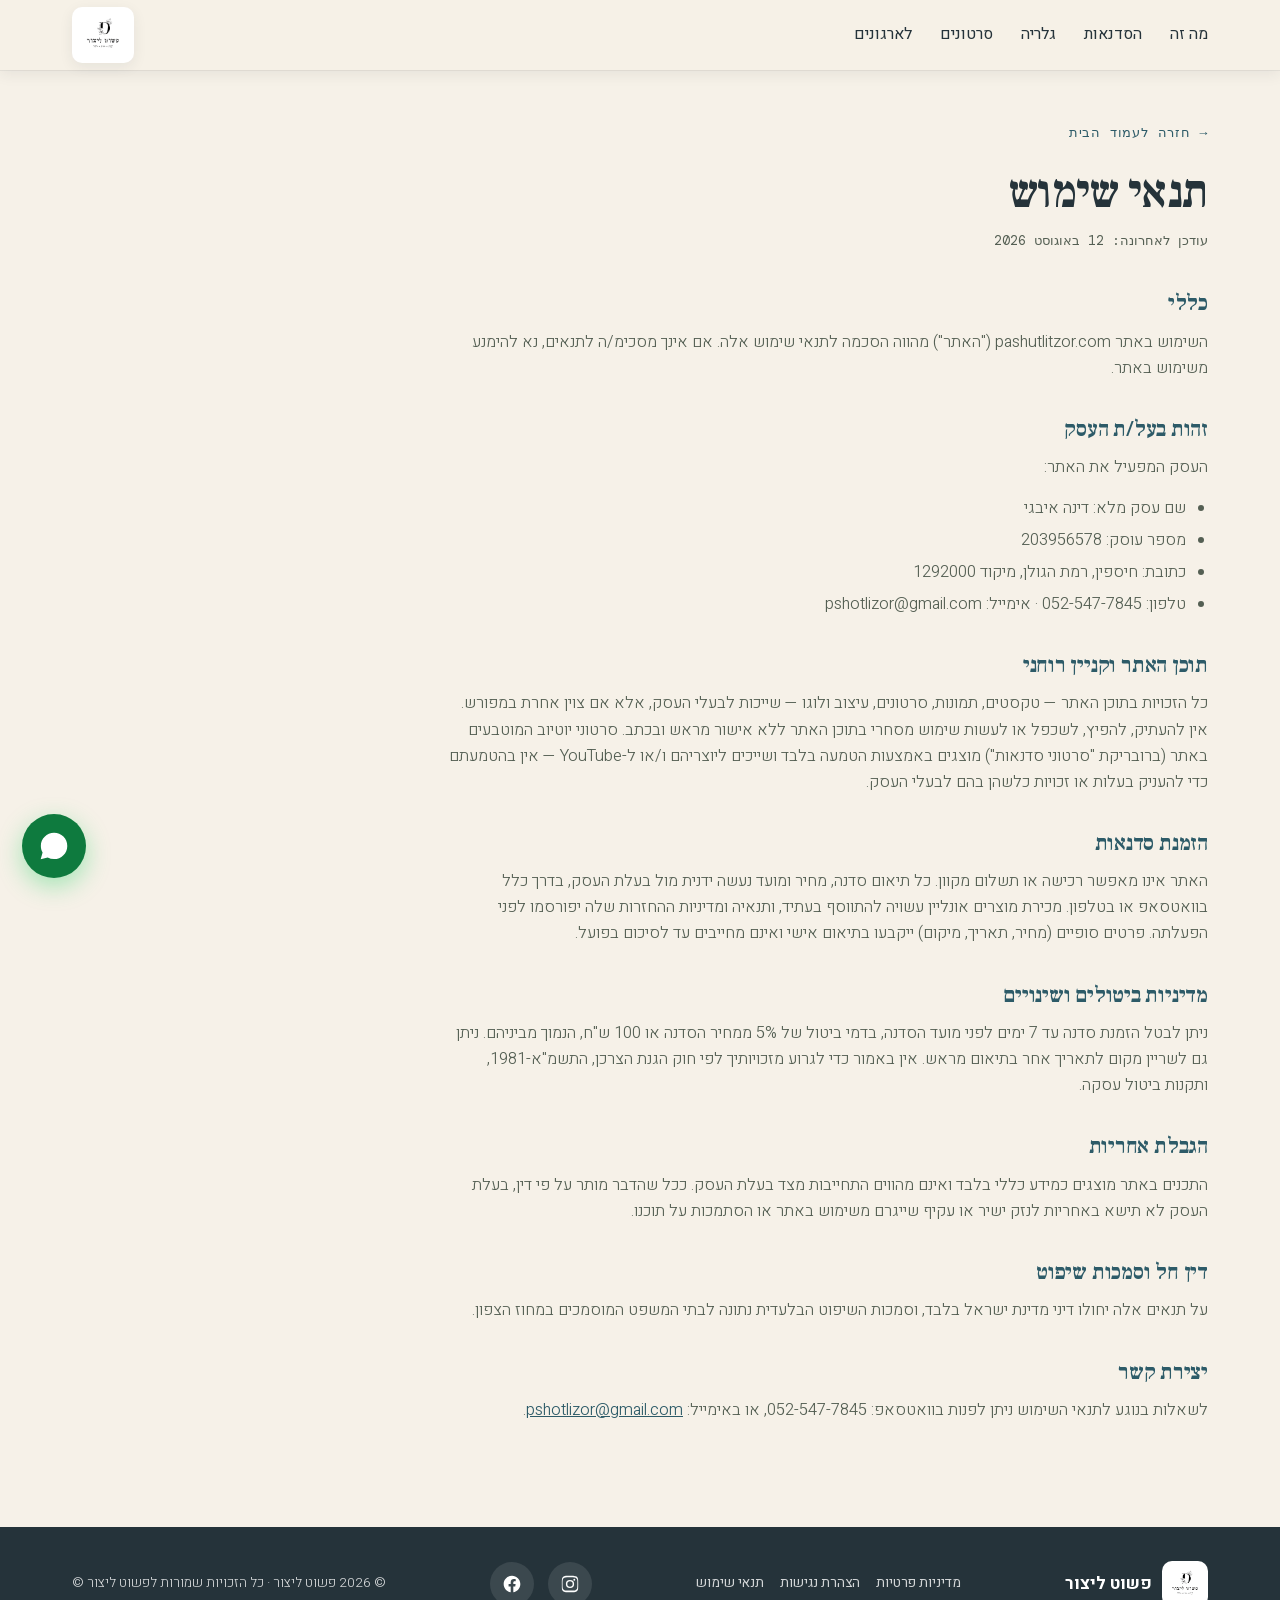
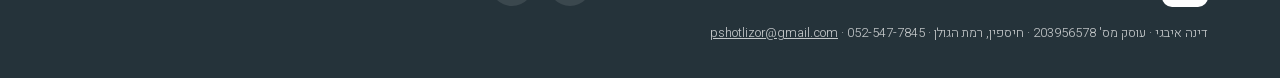
<file: legal/terms.html>
<!DOCTYPE html>
<html dir="rtl" lang="he">
<head>
<meta charset="UTF-8">
<meta name="viewport" content="width=device-width, initial-scale=1, viewport-fit=cover">
<title>תנאי שימוש | פשוט ליצור</title>
<meta name="description" content="תנאי השימוש של אתר פשוט ליצור — סדנאות גבס פולימרי.">
<meta name="theme-color" content="#2D5B68">
<meta name="robots" content="noindex">
<link rel="icon" type="image/png" href="../assets/branding/logo-removebg-preview.png">

<link rel="stylesheet" href="../assets/css/fonts.css">
<link rel="stylesheet" href="../assets/legal.css">
</head>
<body>

<a href="#legal-content" class="skip-link">דלגו לתוכן הראשי</a>

<!-- ===== NAVBAR ===== -->
<header id="navbar">
  <div class="wrap">
    <nav class="nav-links" aria-label="ניווט ראשי">
      <a href="../index.html#concept">מה זה</a>
      <a href="../index.html#workshops">הסדנאות</a>
      <a href="../index.html#gallery">גלריה</a>
      <a href="../index.html#videos">סרטונים</a>
      <a href="../index.html#corporate">לארגונים</a>
    </nav>
    <button class="nav-burger" id="nav-burger" aria-label="פתיחת תפריט" aria-expanded="false" aria-controls="nav-mobile">
      <span></span><span></span><span></span>
    </button>
    <a class="nav-logo" href="../index.html" aria-label="פשוט ליצור — לעמוד הבית">
      <img src="../assets/branding/logo-removebg-preview.png" alt="פשוט ליצור">
    </a>
  </div>
</header>
<nav class="nav-mobile" id="nav-mobile" aria-label="ניווט נייד">
  <a href="../index.html#concept">מה זה</a>
  <a href="../index.html#workshops">הסדנאות</a>
  <a href="../index.html#gallery">גלריה</a>
  <a href="../index.html#videos">סרטונים</a>
  <a href="../index.html#corporate">לארגונים</a>
</nav>

<main class="legal-main" id="legal-content">
  <div class="wrap">
    <div class="legal-header">
      <a class="legal-back" href="../index.html">→ חזרה לעמוד הבית</a>
      <h1>תנאי שימוש</h1>
      <div class="legal-updated">עודכן לאחרונה: 12 באוגוסט 2026</div>
    </div>

    <div class="legal-body">
      <h2>כללי</h2>
      <p>השימוש באתר pashutlitzor.com ("האתר") מהווה הסכמה לתנאי שימוש אלה. אם אינך מסכימ/ה לתנאים, נא להימנע משימוש באתר.</p>

      <h2>זהות בעל/ת העסק</h2>
      <p>העסק המפעיל את האתר:</p>
      <ul>
        <li>שם עסק מלא: דינה איבגי</li>
        <li>מספר עוסק: 203956578</li>
        <li>כתובת: חיספין, רמת הגולן, מיקוד 1292000</li>
        <li>טלפון: 052-547-7845 · אימייל: pshotlizor@gmail.com</li>
      </ul>

      <h2>תוכן האתר וקניין רוחני</h2>
      <p>כל הזכויות בתוכן האתר — טקסטים, תמונות, סרטונים, עיצוב ולוגו — שייכות לבעלי העסק, אלא אם צוין אחרת במפורש. אין להעתיק, להפיץ, לשכפל או לעשות שימוש מסחרי בתוכן האתר ללא אישור מראש ובכתב. סרטוני יוטיוב המוטבעים באתר (ברובריקת "סרטוני סדנאות") מוצגים באמצעות הטמעה בלבד ושייכים ליוצריהם ו/או ל-YouTube — אין בהטמעתם כדי להעניק בעלות או זכויות כלשהן בהם לבעלי העסק.</p>

      <h2>הזמנת סדנאות</h2>
      <p>האתר אינו מאפשר רכישה או תשלום מקוון. כל תיאום סדנה, מחיר ומועד נעשה ידנית מול בעלת העסק, בדרך כלל בוואטסאפ או בטלפון. מכירת מוצרים אונליין עשויה להתווסף בעתיד, ותנאיה ומדיניות ההחזרות שלה יפורסמו לפני הפעלתה. פרטים סופיים (מחיר, תאריך, מיקום) ייקבעו בתיאום אישי ואינם מחייבים עד לסיכום בפועל.</p>

      <h2>מדיניות ביטולים ושינויים</h2>
      <p>ניתן לבטל הזמנת סדנה עד 7 ימים לפני מועד הסדנה, בדמי ביטול של 5% ממחיר הסדנה או 100 ש"ח, הנמוך מביניהם. ניתן גם לשריין מקום לתאריך אחר בתיאום מראש. אין באמור כדי לגרוע מזכויותיך לפי חוק הגנת הצרכן, התשמ"א-1981, ותקנות ביטול עסקה.</p>

      <h2>הגבלת אחריות</h2>
      <p>התכנים באתר מוצגים כמידע כללי בלבד ואינם מהווים התחייבות מצד בעלת העסק. ככל שהדבר מותר על פי דין, בעלת העסק לא תישא באחריות לנזק ישיר או עקיף שייגרם משימוש באתר או הסתמכות על תוכנו.</p>

      <h2>דין חל וסמכות שיפוט</h2>
      <p>על תנאים אלה יחולו דיני מדינת ישראל בלבד, וסמכות השיפוט הבלעדית נתונה לבתי המשפט המוסמכים במחוז הצפון.</p>

      <h2>יצירת קשר</h2>
      <p>לשאלות בנוגע לתנאי השימוש ניתן לפנות בוואטסאפ: 052-547-7845, או באימייל: <a class="inline-link" href="mailto:pshotlizor@gmail.com">pshotlizor@gmail.com</a>.</p>
    </div>
  </div>
</main>

<!-- ===== FOOTER ===== -->
<footer>
  <div class="wrap">
    <div class="foot-logo">
      <img src="../assets/branding/logo-removebg-preview.png" alt="לוגו פשוט ליצור">
      <span id="footer-brand-logo">פשוט ליצור</span>
    </div>
    <div class="foot-links">
      <a href="privacy.html">מדיניות פרטיות</a>
      <a href="accessibility.html">הצהרת נגישות</a>
      <a href="terms.html">תנאי שימוש</a>
    </div>
    <div class="foot-social">
      <a href="https://www.instagram.com/dina_evgi?igsh=NWgyeW82cmZkeXp0" target="_blank" rel="noopener" aria-label="עמוד האינסטגרם שלנו">
        <svg viewBox="0 0 24 24" aria-hidden="true"><path d="M12 2.2c3.2 0 3.6 0 4.85.07 1.17.05 1.8.25 2.23.41.56.22.96.48 1.38.9.42.42.68.82.9 1.38.16.42.36 1.06.41 2.23.06 1.27.07 1.65.07 4.85s0 3.58-.07 4.85c-.05 1.17-.25 1.8-.41 2.23-.22.56-.48.96-.9 1.38-.42.42-.82.68-1.38.9-.42.16-1.06.36-2.23.41-1.27.06-1.65.07-4.85.07s-3.58 0-4.85-.07c-1.17-.05-1.8-.25-2.23-.41a3.7 3.7 0 0 1-1.38-.9 3.7 3.7 0 0 1-.9-1.38c-.16-.42-.36-1.06-.41-2.23C2.2 15.58 2.2 15.2 2.2 12s0-3.58.07-4.85c.05-1.17.25-1.8.41-2.23.22-.56.48-.96.9-1.38.42-.42.82-.68 1.38-.9.42-.16 1.06-.36 2.23-.41C8.42 2.2 8.8 2.2 12 2.2Zm0 1.8c-3.15 0-3.5 0-4.74.07-.97.04-1.5.2-1.85.34-.46.18-.8.4-1.15.74-.34.35-.56.69-.74 1.15-.14.35-.3.88-.34 1.85C3.07 9.5 3.07 9.85 3.07 12s0 2.5.04 3.74c.04.97.2 1.5.34 1.85.18.46.4.8.74 1.15.35.34.69.56 1.15.74.35.14.88.3 1.85.34 1.24.07 1.59.07 4.74.07s3.5 0 4.74-.07c.97-.04 1.5-.2 1.85-.34.46-.18.8-.4 1.15-.74.34-.35.56-.69.74-1.15.14-.35.3-.88.34-1.85.07-1.24.07-1.59.07-3.74s0-2.5-.04-3.74c-.04-.97-.2-1.5-.34-1.85a3.1 3.1 0 0 0-.74-1.15 3.1 3.1 0 0 0-1.15-.74c-.35-.14-.88-.3-1.85-.34C15.5 4 15.15 4 12 4Zm0 3.06A4.94 4.94 0 1 1 7.06 12 4.94 4.94 0 0 1 12 7.06Zm0 8.15A3.21 3.21 0 1 0 8.79 12 3.21 3.21 0 0 0 12 15.21Zm6.3-8.35a1.15 1.15 0 1 1-1.15-1.15 1.15 1.15 0 0 1 1.15 1.15Z"/></svg>
      </a>
      <a href="https://www.facebook.com/share/1DS9hV27x7/?mibextid=wwXIfr" target="_blank" rel="noopener" aria-label="עמוד הפייסבוק שלנו">
        <svg viewBox="0 0 24 24" aria-hidden="true"><path d="M22 12.06C22 6.505 17.523 2 12 2S2 6.505 2 12.06c0 5.02 3.657 9.184 8.438 9.94v-7.03H7.898v-2.91h2.54V9.845c0-2.507 1.492-3.89 3.777-3.89 1.094 0 2.238.195 2.238.195v2.459h-1.26c-1.243 0-1.63.771-1.63 1.562v1.875h2.773l-.443 2.91h-2.33V22c4.78-.756 8.437-4.92 8.437-9.94Z"/></svg>
      </a>
    </div>
    <div class="foot-copy">© <span id="year"></span> <span id="footer-brand-copy">פשוט ליצור</span> · <span id="footer-rights">כל הזכויות שמורות</span></div>
    <div class="foot-biz">דינה איבגי · עוסק מס' 203956578 · חיספין, רמת הגולן · 052-547-7845 · <a href="mailto:pshotlizor@gmail.com">pshotlizor@gmail.com</a></div>
  </div>
</footer>

<!-- ===== FAB ===== -->
<a class="fab" href="https://wa.me/972525477845?text=%D7%94%D7%99%D7%99%2C%20%D7%91%D7%90%D7%AA%D7%99%20%D7%93%D7%A8%D7%9A%20%D7%94%D7%90%D7%AA%D7%A8.%20%D7%90%D7%A9%D7%9E%D7%97%20%D7%9C%D7%A9%D7%9E%D7%95%D7%A2%20%D7%A2%D7%95%D7%93%20%D7%A2%D7%9C%20%D7%94%D7%A1%D7%93%D7%A0%D7%90%D7%95%D7%AA" target="_blank" rel="noopener" aria-label="צרו קשר מהיר בוואטסאפ">
  <svg viewBox="0 0 24 24" aria-hidden="true"><path d="M12.04 2C6.58 2 2.13 6.45 2.13 11.91c0 1.75.46 3.45 1.32 4.95L2 22l5.25-1.38a9.9 9.9 0 0 0 4.79 1.22h.01c5.46 0 9.91-4.45 9.91-9.91 0-2.65-1.03-5.14-2.9-7.01A9.82 9.82 0 0 0 12.04 2Zm4.52 11.99c-.25-.12-1.47-.72-1.69-.81-.23-.08-.39-.12-.56.13-.16.25-.64.81-.78.97-.15.17-.29.19-.54.06-.25-.12-1.05-.39-1.99-1.23-.74-.66-1.23-1.47-1.38-1.72-.14-.25-.01-.38.11-.51.11-.11.25-.29.37-.43.13-.15.17-.25.25-.41.08-.17.04-.31-.02-.43-.06-.12-.56-1.35-.77-1.85-.2-.48-.41-.42-.56-.43l-.48-.01c-.17 0-.43.06-.66.31-.22.25-.86.85-.86 2.07 0 1.22.89 2.4 1.01 2.56.12.17 1.75 2.67 4.25 3.74.59.26 1.05.41 1.41.52.59.19 1.13.16 1.56.1.48-.07 1.47-.6 1.68-1.18.2-.58.2-1.07.14-1.18-.06-.1-.22-.16-.47-.28Z"/></svg>
</a>

<script src="../assets/legal.js" defer></script>
</body>
</html>
</file>
<file: assets/css/fonts.css>
/* Self-hosted Google Fonts (OFL) — Heebo, Frank Ruhl Libre, DM Mono; hebrew+latin subsets */
/* latin */
@font-face {
  font-family: 'DM Mono';
  font-style: normal;
  font-weight: 400;
  font-display: swap;
  src: url(../fonts/DMMono-400-latin.woff2) format('woff2');
  unicode-range: U+0000-00FF, U+0131, U+0152-0153, U+02BB-02BC, U+02C6, U+02DA, U+02DC, U+0304, U+0308, U+0329, U+2000-206F, U+20AC, U+2122, U+2191, U+2193, U+2212, U+2215, U+FEFF, U+FFFD;
}
/* latin */
@font-face {
  font-family: 'DM Mono';
  font-style: normal;
  font-weight: 500;
  font-display: swap;
  src: url(../fonts/DMMono-500-latin.woff2) format('woff2');
  unicode-range: U+0000-00FF, U+0131, U+0152-0153, U+02BB-02BC, U+02C6, U+02DA, U+02DC, U+0304, U+0308, U+0329, U+2000-206F, U+20AC, U+2122, U+2191, U+2193, U+2212, U+2215, U+FEFF, U+FFFD;
}
/* hebrew */
@font-face {
  font-family: 'Frank Ruhl Libre';
  font-style: normal;
  font-weight: 500;
  font-display: swap;
  src: url(../fonts/FrankRuhlLibre-500-hebrew.woff2) format('woff2');
  unicode-range: U+0307-0308, U+0590-05FF, U+200C-2010, U+20AA, U+25CC, U+FB1D-FB4F;
}
/* latin */
@font-face {
  font-family: 'Frank Ruhl Libre';
  font-style: normal;
  font-weight: 500;
  font-display: swap;
  src: url(../fonts/FrankRuhlLibre-500-latin.woff2) format('woff2');
  unicode-range: U+0000-00FF, U+0131, U+0152-0153, U+02BB-02BC, U+02C6, U+02DA, U+02DC, U+0304, U+0308, U+0329, U+2000-206F, U+20AC, U+2122, U+2191, U+2193, U+2212, U+2215, U+FEFF, U+FFFD;
}
/* hebrew */
@font-face {
  font-family: 'Frank Ruhl Libre';
  font-style: normal;
  font-weight: 700;
  font-display: swap;
  src: url(../fonts/FrankRuhlLibre-700-hebrew.woff2) format('woff2');
  unicode-range: U+0307-0308, U+0590-05FF, U+200C-2010, U+20AA, U+25CC, U+FB1D-FB4F;
}
/* latin */
@font-face {
  font-family: 'Frank Ruhl Libre';
  font-style: normal;
  font-weight: 700;
  font-display: swap;
  src: url(../fonts/FrankRuhlLibre-700-latin.woff2) format('woff2');
  unicode-range: U+0000-00FF, U+0131, U+0152-0153, U+02BB-02BC, U+02C6, U+02DA, U+02DC, U+0304, U+0308, U+0329, U+2000-206F, U+20AC, U+2122, U+2191, U+2193, U+2212, U+2215, U+FEFF, U+FFFD;
}
/* hebrew */
@font-face {
  font-family: 'Heebo';
  font-style: normal;
  font-weight: 300;
  font-display: swap;
  src: url(../fonts/Heebo-300-hebrew.woff2) format('woff2');
  unicode-range: U+0307-0308, U+0590-05FF, U+200C-2010, U+20AA, U+25CC, U+FB1D-FB4F;
}
/* latin */
@font-face {
  font-family: 'Heebo';
  font-style: normal;
  font-weight: 300;
  font-display: swap;
  src: url(../fonts/Heebo-300-latin.woff2) format('woff2');
  unicode-range: U+0000-00FF, U+0131, U+0152-0153, U+02BB-02BC, U+02C6, U+02DA, U+02DC, U+0304, U+0308, U+0329, U+2000-206F, U+20AC, U+2122, U+2191, U+2193, U+2212, U+2215, U+FEFF, U+FFFD;
}
/* hebrew */
@font-face {
  font-family: 'Heebo';
  font-style: normal;
  font-weight: 400;
  font-display: swap;
  src: url(../fonts/Heebo-400-hebrew.woff2) format('woff2');
  unicode-range: U+0307-0308, U+0590-05FF, U+200C-2010, U+20AA, U+25CC, U+FB1D-FB4F;
}
/* latin */
@font-face {
  font-family: 'Heebo';
  font-style: normal;
  font-weight: 400;
  font-display: swap;
  src: url(../fonts/Heebo-400-latin.woff2) format('woff2');
  unicode-range: U+0000-00FF, U+0131, U+0152-0153, U+02BB-02BC, U+02C6, U+02DA, U+02DC, U+0304, U+0308, U+0329, U+2000-206F, U+20AC, U+2122, U+2191, U+2193, U+2212, U+2215, U+FEFF, U+FFFD;
}
/* hebrew */
@font-face {
  font-family: 'Heebo';
  font-style: normal;
  font-weight: 600;
  font-display: swap;
  src: url(../fonts/Heebo-600-hebrew.woff2) format('woff2');
  unicode-range: U+0307-0308, U+0590-05FF, U+200C-2010, U+20AA, U+25CC, U+FB1D-FB4F;
}
/* latin */
@font-face {
  font-family: 'Heebo';
  font-style: normal;
  font-weight: 600;
  font-display: swap;
  src: url(../fonts/Heebo-600-latin.woff2) format('woff2');
  unicode-range: U+0000-00FF, U+0131, U+0152-0153, U+02BB-02BC, U+02C6, U+02DA, U+02DC, U+0304, U+0308, U+0329, U+2000-206F, U+20AC, U+2122, U+2191, U+2193, U+2212, U+2215, U+FEFF, U+FFFD;
}
/* hebrew */
@font-face {
  font-family: 'Heebo';
  font-style: normal;
  font-weight: 700;
  font-display: swap;
  src: url(../fonts/Heebo-700-hebrew.woff2) format('woff2');
  unicode-range: U+0307-0308, U+0590-05FF, U+200C-2010, U+20AA, U+25CC, U+FB1D-FB4F;
}
/* latin */
@font-face {
  font-family: 'Heebo';
  font-style: normal;
  font-weight: 700;
  font-display: swap;
  src: url(../fonts/Heebo-700-latin.woff2) format('woff2');
  unicode-range: U+0000-00FF, U+0131, U+0152-0153, U+02BB-02BC, U+02C6, U+02DA, U+02DC, U+0304, U+0308, U+0329, U+2000-206F, U+20AC, U+2122, U+2191, U+2193, U+2212, U+2215, U+FEFF, U+FFFD;
}
</file>
<file: assets/css/tokens.css>
/* Design tokens for the shop pages — copied verbatim from index.html's :root
   so the shop matches the existing brand without touching index.html itself. */
:root{
  --concrete:#B7BCC3;
  --terracotta:#CE866C;
  --sand:#D5C2A4;
  --teal:#2D5B68;
  --sand-light:#EBE0C9;
  --olive:#6F7D56;

  --green-primary:#2D5B68;
  --green-secondary:#6F7D56;
  --accent:#CE866C;
  --bg:#F6F1E8;
  --bg-warm:#EBE0C9;
  --text:#25333A;
  --text-soft:#5E6A5C;
  --white:#FFFFFF;
  --wa:#25D366;
  --wa-dark:#1ebe57;

  --r-sm:12px;
  --r-md:18px;
  --r-lg:26px;

  --shadow-sm:0 4px 14px rgba(37,51,58,.08);
  --shadow-md:0 10px 30px rgba(37,51,58,.11);
  --shadow-lg:0 20px 48px rgba(37,51,58,.15);

  --ease:cubic-bezier(.22,.61,.36,1);
  --maxw:1180px;

  --nav-h:70px;
}

*,*::before,*::after{box-sizing:border-box;margin:0;padding:0}
html{scroll-behavior:smooth;-webkit-text-size-adjust:100%}
body{
  font-family:'Heebo',system-ui,sans-serif;
  background:var(--bg);
  color:var(--text);
  line-height:1.6;
  font-size:17px;
  font-weight:400;
  -webkit-font-smoothing:antialiased;
}
img{max-width:100%;display:block}
a{color:inherit;text-decoration:none}
button{font-family:inherit;cursor:pointer;border:none;background:none}
h1,h2,h3{font-family:'Frank Ruhl Libre','Heebo',serif;line-height:1.18;font-weight:700;letter-spacing:-.01em}
section{position:relative}
.mono{font-family:'DM Mono',monospace}

.wrap{max-width:var(--maxw);margin-inline:auto;padding-inline:22px;width:100%}
.eyebrow{
  font-family:'DM Mono',monospace;font-size:13px;letter-spacing:.18em;
  text-transform:uppercase;color:var(--green-primary);font-weight:500;
  display:inline-block;margin-bottom:14px;
}
.section-pad{padding-block:clamp(64px,11vw,128px)}
.section-head{margin-bottom:46px;max-width:620px}
.section-head h2{font-size:clamp(2rem,6vw,3rem);margin-bottom:14px}
.section-head p{color:var(--text-soft);font-size:1.1rem;font-weight:300}

/* ============ BUTTONS ============ */
.btn{
  display:inline-flex;align-items:center;justify-content:center;gap:10px;
  font-weight:600;font-size:17px;border-radius:999px;
  padding:15px 30px;min-height:52px;
  transition:transform .2s var(--ease),box-shadow .25s var(--ease),background .25s var(--ease);
  touch-action:manipulation;cursor:pointer;
}
.btn svg{width:22px;height:22px;flex:none}
.btn-wa{background:var(--teal);color:#fff;box-shadow:0 8px 22px rgba(45,91,104,.32)}
.btn-wa:hover{background:#234a55;transform:translateY(-2px);box-shadow:0 12px 30px rgba(45,91,104,.42)}
.btn-lg{font-size:20px;padding:20px 42px;min-height:64px;border-radius:999px}
.btn-ghost{background:transparent;border:1.5px solid var(--text);color:var(--text)}
.btn-ghost:hover{background:rgba(37,51,58,.06)}
/* checkout/add-to-cart actions — deliberately distinct from .btn-wa (WhatsApp only) */
.btn-primary{background:var(--green-primary);color:#fff;box-shadow:0 8px 22px rgba(45,91,104,.32)}
.btn-primary:hover{background:#234a55;transform:translateY(-2px);box-shadow:0 12px 30px rgba(45,91,104,.42)}
.btn-primary:disabled{opacity:.5;cursor:not-allowed;transform:none}
.btn-block{width:100%}

/* ============ NAVBAR (shared shell, reused on shop pages) ============ */
#navbar{
  position:fixed;inset-block-start:0;inset-inline:0;z-index:1000;
  height:var(--nav-h);display:flex;align-items:center;
  background:rgba(246,241,232,.88);
  backdrop-filter:blur(16px) saturate(1.3);
  -webkit-backdrop-filter:blur(16px) saturate(1.3);
  box-shadow:0 1px 0 rgba(26,20,16,.06),var(--shadow-sm);
}
#navbar .wrap{display:flex;align-items:center;justify-content:space-between;gap:16px}
.nav-logo{display:flex;align-items:center;gap:0;order:1}
.nav-logo img{
  height:56px;width:auto;max-width:160px;border-radius:10px;object-fit:contain;
  background:#fff;padding:7px 10px;box-shadow:var(--shadow-sm);transition:opacity .2s;
}
.nav-logo:hover img{opacity:.85}
.nav-links{display:none;align-items:center;gap:24px;order:0}
.nav-links a{font-size:16px;font-weight:400;color:var(--text);position:relative;transition:color .2s;padding-block:6px}
.nav-links a::after{content:"";position:absolute;inset-block-end:0;inset-inline-start:0;width:0;height:2px;background:var(--text);transition:width .25s var(--ease)}
.nav-links a:hover::after{width:100%}
.nav-burger{order:0;display:flex;flex-direction:column;justify-content:center;gap:5px;width:44px;height:44px;padding:10px;border-radius:10px}
.nav-burger span{display:block;height:2px;width:100%;background:var(--text);border-radius:2px;transition:transform .25s var(--ease),opacity .2s}
.nav-burger[aria-expanded="true"] span:nth-child(1){transform:translateY(7px) rotate(45deg)}
.nav-burger[aria-expanded="true"] span:nth-child(2){opacity:0}
.nav-burger[aria-expanded="true"] span:nth-child(3){transform:translateY(-7px) rotate(-45deg)}
.nav-mobile{
  position:fixed;inset-inline:0;inset-block-start:var(--nav-h);z-index:999;
  background:rgba(246,241,232,.97);backdrop-filter:blur(16px);
  display:flex;flex-direction:column;padding:18px 22px 26px;gap:4px;box-shadow:var(--shadow-md);
  opacity:0;visibility:hidden;transform:translateY(-8px);
  transition:opacity .25s var(--ease),transform .25s var(--ease),visibility .25s;
}
.nav-mobile.open{opacity:1;visibility:visible;transform:none}
.nav-mobile a{font-size:1.15rem;font-weight:500;color:var(--text);padding:13px 4px;border-bottom:1px solid rgba(37,51,58,.08)}
.nav-mobile a:last-child{border-bottom:none}
.nav-icon-btn{position:relative;width:44px;height:44px;display:flex;align-items:center;justify-content:center;border-radius:10px;color:var(--text)}
.nav-icon-btn:hover{background:rgba(37,51,58,.06)}
.nav-icon-btn svg{width:22px;height:22px;stroke:currentColor;stroke-width:1.8;fill:none}
.nav-cart-badge{
  position:absolute;top:2px;inset-inline-end:2px;min-width:19px;height:19px;padding:0 4px;
  border-radius:999px;background:var(--accent);color:#fff;font-size:13px;font-weight:700;
  display:flex;align-items:center;justify-content:center;font-family:'DM Mono',monospace;
}
.nav-cart-badge:empty,.nav-cart-badge[data-count="0"]{display:none}
@media(min-width:880px){
  .nav-links{display:flex}
  .nav-burger,.nav-mobile{display:none}
}

.reveal{opacity:0;transform:translateY(28px) scale(.99);transition:opacity .6s var(--ease),transform .6s var(--ease)}
.reveal.in{opacity:1;transform:none}
.reveal[data-delay="1"]{transition-delay:.08s}
.reveal[data-delay="2"]{transition-delay:.16s}
.reveal[data-delay="3"]{transition-delay:.24s}
@media(prefers-reduced-motion:reduce){.reveal{opacity:1!important;transform:none!important}}
</file>
<file: assets/css/shop.css>
/* Shop-specific components — layered on top of assets/css/tokens.css.
   Reuses the same visual language as index.html (cards, radii, shadows, reveal)
   without touching index.html's own stylesheet. */

/* ============ SHOP HEADER ============ */
.shop-hero{padding-block:calc(var(--nav-h) + 40px) 20px;background:var(--bg);text-align:center}
.shop-hero h1{font-size:clamp(2.1rem,6vw,3.2rem);margin-bottom:10px}
.shop-hero p{color:var(--text-soft);font-size:1.05rem;font-weight:300;max-width:52ch;margin-inline:auto}

/* ============ CATEGORY FILTER CHIPS ============ */
.filter-row{display:flex;flex-wrap:wrap;gap:10px;padding-block:22px 34px}
.filter-chip{
  padding:12px 20px;border-radius:999px;font-size:14.5px;font-weight:600;
  background:var(--white);border:1.5px solid rgba(183,188,195,.5);color:var(--text-soft);
  transition:background .2s var(--ease),color .2s var(--ease),border-color .2s var(--ease);
}
.filter-chip:hover{border-color:var(--green-primary)}
.filter-chip.active{background:var(--green-primary);border-color:var(--green-primary);color:#fff}

/* ============ PRODUCT GRID ============ */
.shop-grid{display:grid;grid-template-columns:1fr;gap:22px;padding-block:0 90px}
@media(min-width:600px){.shop-grid{grid-template-columns:repeat(2,1fr)}}
@media(min-width:1024px){.shop-grid{grid-template-columns:repeat(3,1fr)}}
.product-card{
  background:var(--white);border-radius:var(--r-lg);overflow:hidden;
  box-shadow:var(--shadow-sm);border:1px solid rgba(183,188,195,.45);
  transition:transform .25s var(--ease),box-shadow .25s var(--ease),border-color .25s var(--ease);
  display:flex;flex-direction:column;height:100%;
}
.product-card:hover{transform:translateY(-6px);box-shadow:var(--shadow-lg);border-color:rgba(206,134,108,.45)}
.product-card-media{position:relative;aspect-ratio:1/1;background:var(--bg-warm);overflow:hidden}
.product-card-media img{width:100%;height:100%;object-fit:cover;transition:transform .5s var(--ease)}
.product-card:hover .product-card-media img{transform:scale(1.05)}
.product-badge{
  position:absolute;top:14px;inset-inline-start:14px;padding:6px 13px;border-radius:999px;
  font-size:13px;font-weight:700;color:#fff;font-family:'DM Mono',monospace;letter-spacing:.03em;
}
.product-badge[data-badge="bestseller"]{background:var(--green-secondary)}
.product-badge[data-badge="new"]{background:var(--teal)}
.product-badge[data-badge="sale"]{background:var(--accent)}
.product-card-body{padding:20px 20px 22px;display:flex;flex-direction:column;gap:6px;flex-grow:1}
.product-card-cat{font-family:'DM Mono',monospace;font-size:13px;letter-spacing:.1em;text-transform:uppercase;color:var(--text-soft)}
.product-card-name{font-size:1.2rem;flex-grow:1}
.product-card-price{font-weight:600;font-size:1.05rem;color:var(--green-primary)}

/* ============ PDP ============ */
.pdp{padding-block:calc(var(--nav-h) + 34px) 90px}
.pdp-back{display:inline-flex;align-items:center;gap:6px;color:var(--text-soft);font-size:14.5px;padding:12px 4px;margin:-12px -4px 14px}
.pdp-back:hover{color:var(--text)}
.pdp-back svg{width:16px;height:16px}
.pdp-grid{display:grid;grid-template-columns:1fr;gap:40px}
@media(min-width:920px){.pdp-grid{grid-template-columns:1fr 1fr;gap:60px;align-items:start}}
.pdp-gallery-main{position:relative;border-radius:var(--r-lg);overflow:hidden;box-shadow:var(--shadow-md);aspect-ratio:1/1;background:var(--bg-warm)}
.pdp-gallery-main img{width:100%;height:100%;object-fit:cover}
@media(hover:hover)and(pointer:fine){.pdp-gallery-main.zoomable{cursor:zoom-in}}
.pdp-zoom-lens{position:absolute;inset:0;background-repeat:no-repeat;background-size:200%;opacity:0;transition:opacity .15s var(--ease);pointer-events:none}
.pdp-zoom-lens.active{opacity:1}
.pdp-gallery-arrow{position:absolute;top:50%;transform:translateY(-50%);width:38px;height:38px;border-radius:50%;border:none;background:rgba(255,255,255,.9);box-shadow:var(--shadow-md);display:flex;align-items:center;justify-content:center;font-size:22px;line-height:1;cursor:pointer!important;color:var(--text);padding:0;z-index:1}
.pdp-gallery-arrow:hover{background:#fff}
.pdp-gallery-arrow.prev{right:12px}
.pdp-gallery-arrow.next{left:12px}
.pdp-gallery-thumbs{display:flex;gap:10px;margin-top:12px;overflow-x:auto;padding:2px}
.pdp-thumb{flex:0 0 66px;width:66px;height:66px;border-radius:var(--r-sm);overflow:hidden;border:2px solid transparent;padding:0;cursor:pointer;background:var(--bg-warm)}
.pdp-thumb img{width:100%;height:100%;object-fit:cover;display:block}
.pdp-thumb.active{border-color:var(--accent)}
.pdp-cat{font-family:'DM Mono',monospace;font-size:13px;letter-spacing:.12em;text-transform:uppercase;color:var(--green-primary);margin-bottom:10px;display:block}
.pdp-info h1{font-size:clamp(1.8rem,4.5vw,2.6rem);margin-bottom:14px}
.pdp-short{color:var(--text-soft);font-size:1.05rem;font-weight:300;margin-bottom:18px}
.pdp-price{font-size:1.7rem;font-weight:600;color:var(--green-primary);margin-bottom:26px;font-family:'DM Mono',monospace}
.pdp-price .was{font-size:1.1rem;color:var(--text-soft);text-decoration:line-through;font-weight:400;margin-inline-start:10px}

.pdp-field{margin-bottom:24px}
.pdp-field label{display:block;font-weight:600;font-size:14.5px;margin-bottom:10px}
.variant-row{display:flex;flex-wrap:wrap;gap:10px}
.variant-pill{
  padding:12px 20px;border-radius:999px;font-size:14.5px;font-weight:600;
  background:var(--white);border:1.5px solid rgba(183,188,195,.5);color:var(--text);
  transition:background .2s var(--ease),color .2s var(--ease),border-color .2s var(--ease);
}
.variant-pill:hover{border-color:var(--green-primary)}
.variant-pill.active{background:var(--green-primary);border-color:var(--green-primary);color:#fff}

.qty-stepper{display:inline-flex;align-items:center;gap:0;border:1.5px solid rgba(183,188,195,.5);border-radius:999px;overflow:hidden}
.qty-stepper button{width:44px;height:44px;display:flex;align-items:center;justify-content:center;font-size:20px;color:var(--text);transition:background .2s}
.qty-stepper button:hover{background:rgba(37,51,58,.06)}
.qty-stepper button:disabled{opacity:.35;cursor:not-allowed}
.qty-stepper output{width:40px;text-align:center;font-weight:600;font-family:'DM Mono',monospace}

.pdp-actions{display:flex;flex-direction:column;gap:12px;margin-bottom:30px}
.pdp-trust{display:flex;flex-wrap:wrap;gap:10px 22px;margin-bottom:34px}
.pdp-trust span{display:flex;align-items:center;gap:7px;font-size:13.5px;color:var(--text-soft)}
.pdp-trust svg{width:16px;height:16px;stroke:var(--green-primary);stroke-width:2;fill:none;flex:none}

.accordion-item{border-top:1px solid rgba(37,51,58,.1)}
.accordion-item:last-child{border-bottom:1px solid rgba(37,51,58,.1)}
.accordion-trigger{
  width:100%;display:flex;align-items:center;justify-content:space-between;
  padding:18px 2px;font-weight:600;font-size:1rem;text-align:start;color:var(--text);
}
.accordion-trigger svg{width:18px;height:18px;transition:transform .25s var(--ease);flex:none}
.accordion-item.open .accordion-trigger svg{transform:rotate(45deg)}
.accordion-panel{max-height:0;overflow:hidden;transition:max-height .3s var(--ease)}
.accordion-panel-inner{padding-bottom:20px;color:var(--text-soft);font-weight:300;line-height:1.75;white-space:pre-line}

/* ============ CART DRAWER ============ */
.cart-overlay{
  position:fixed;inset:0;background:rgba(37,51,58,.45);z-index:1998;
  opacity:0;visibility:hidden;transition:opacity .3s var(--ease),visibility .3s;
}
.cart-overlay.open{opacity:1;visibility:visible}
.cart-drawer{
  position:fixed;inset-block:0;inset-inline-start:0;z-index:1999;width:min(420px,92vw);
  background:var(--bg);box-shadow:var(--shadow-lg);
  display:flex;flex-direction:column;
  transform:translateX(-100%);transition:transform .35s var(--ease);
}
[dir="rtl"] .cart-drawer{transform:translateX(100%)}
.cart-drawer.open{transform:translateX(0)}
.cart-header{display:flex;align-items:center;justify-content:space-between;padding:22px 24px;border-bottom:1px solid rgba(37,51,58,.1)}
.cart-header h2{font-size:1.3rem}
.cart-close{width:44px;height:44px;display:flex;align-items:center;justify-content:center;border-radius:10px}
.cart-close:hover{background:rgba(37,51,58,.06)}
.cart-close svg{width:20px;height:20px}
.cart-body{flex-grow:1;overflow-y:auto;padding:18px 24px}
.cart-empty{display:flex;flex-direction:column;align-items:center;justify-content:center;gap:16px;height:100%;text-align:center;padding-block:60px}
.cart-empty svg{width:52px;height:52px;stroke:var(--text-soft);stroke-width:1.3;fill:none;opacity:.5}
.cart-empty p{color:var(--text-soft);font-weight:300}
.cart-line{display:flex;gap:14px;padding-block:16px;border-bottom:1px solid rgba(37,51,58,.08)}
.cart-line img{width:74px;height:74px;border-radius:var(--r-sm);object-fit:cover;background:var(--bg-warm);flex:none}
.cart-line-info{flex-grow:1;display:flex;flex-direction:column;gap:4px}
.cart-line-name{font-weight:600;font-size:.98rem}
.cart-line-variant{font-size:13px;color:var(--text-soft)}
.cart-line-bottom{display:flex;align-items:center;justify-content:space-between;margin-top:4px}
.cart-line-price{font-weight:600;font-family:'DM Mono',monospace;font-size:.95rem}
.cart-line-remove{font-size:13px;color:var(--text-soft);text-decoration:underline;padding:15px 4px;margin:-15px -4px 0}
.cart-line-remove:hover{color:var(--accent)}
.cart-footer{padding:22px 24px;border-top:1px solid rgba(37,51,58,.1)}
.cart-total-row{display:flex;justify-content:space-between;align-items:center;font-weight:600;font-size:1.15rem;margin-bottom:16px}
.cart-total-row .amount{font-family:'DM Mono',monospace;color:var(--green-primary)}
</file>
<file: assets/legal.css>
/* ============ שיתוף עיצוב בין עמודי המדיניות (פרטיות/נגישות/תנאים) לאתר הראשי ============ */
/* טוקנים, ניווט ופוטר מועתקים בכוונה מ-index.html כדי שהעמודים ייראו זהים לאתר. */

:root{
  --green-primary:#2D5B68;
  --accent:#CE866C;
  --bg:#F6F1E8;
  --bg-warm:#EBE0C9;
  --text:#25333A;
  --text-soft:#545F53;
  --wa:#25D366;

  --shadow-sm:0 4px 14px rgba(37,51,58,.08);
  --shadow-md:0 10px 30px rgba(37,51,58,.11);

  --ease:cubic-bezier(.22,.61,.36,1);
  --maxw:1180px;
  --nav-h:70px;
}

*,*::before,*::after{box-sizing:border-box;margin:0;padding:0}
html{scroll-behavior:smooth;-webkit-text-size-adjust:100%}
body{
  font-family:'Heebo',system-ui,sans-serif;
  background:var(--bg);
  color:var(--text);
  line-height:1.6;
  font-size:17px;
  font-weight:400;
  text-align:start;
  -webkit-font-smoothing:antialiased;
}
img{max-width:100%;display:block}
a{color:inherit;text-decoration:none}
button{font-family:inherit;cursor:pointer;border:none;background:none}
h1,h2,h3{font-family:'Frank Ruhl Libre','Heebo',serif;line-height:1.18;font-weight:700;letter-spacing:-.01em}
section{position:relative}

.wrap{max-width:var(--maxw);margin-inline:auto;padding-inline:22px;width:100%}

/* ============ NAVBAR (זהה לאתר הראשי) ============ */
#navbar{
  position:fixed;inset-block-start:0;inset-inline:0;z-index:1000;
  height:var(--nav-h);display:flex;align-items:center;
  background:rgba(246,241,232,.96);
  box-shadow:0 1px 0 rgba(26,20,16,.06),var(--shadow-sm);
}
#navbar .wrap{display:flex;align-items:center;justify-content:space-between;gap:16px}
.nav-logo{display:flex;align-items:center;gap:0;order:1}
.nav-logo img{
  height:56px;width:auto;max-width:160px;
  border-radius:10px;object-fit:contain;
  background:#fff;padding:7px 10px;
  box-shadow:var(--shadow-sm);
  transition:opacity .2s;
}
.nav-logo:hover img{opacity:.85}
.nav-links{display:none;align-items:center;gap:28px;order:0}
.nav-links a{font-size:16px;font-weight:400;color:var(--text);position:relative;transition:color .2s;padding-block:6px}
.nav-links a::after{content:"";position:absolute;inset-block-end:0;inset-inline-start:0;width:0;height:2px;background:var(--text);transition:width .25s var(--ease)}
.nav-links a:hover::after{width:100%}
.nav-burger{order:0;display:flex;flex-direction:column;justify-content:center;gap:5px;width:44px;height:44px;padding:10px;border-radius:10px}
.nav-burger span{display:block;height:2px;width:100%;background:var(--text);border-radius:2px;transition:transform .25s var(--ease),opacity .2s}
.nav-burger[aria-expanded="true"] span:nth-child(1){transform:translateY(7px) rotate(45deg)}
.nav-burger[aria-expanded="true"] span:nth-child(2){opacity:0}
.nav-burger[aria-expanded="true"] span:nth-child(3){transform:translateY(-7px) rotate(-45deg)}
.nav-mobile{
  position:fixed;inset-inline:0;inset-block-start:var(--nav-h);z-index:999;
  background:rgba(246,241,232,.98);
  display:flex;flex-direction:column;padding:18px 22px 26px;gap:4px;
  box-shadow:var(--shadow-md);
  opacity:0;visibility:hidden;transform:translateY(-8px);
  transition:opacity .25s var(--ease),transform .25s var(--ease),visibility .25s;
}
.nav-mobile.open{opacity:1;visibility:visible;transform:none}
.nav-mobile a{font-size:1.15rem;font-weight:500;color:var(--text);padding:13px 4px;border-bottom:1px solid rgba(37,51,58,.08)}
.nav-mobile a:last-child{border-bottom:none}
@media(min-width:880px){
  .nav-links{display:flex}
  .nav-burger,.nav-mobile{display:none}
}

/* ============ תוכן משפטי ============ */
.legal-main{padding-block:calc(var(--nav-h) + 48px) 90px}
.legal-header{margin-bottom:40px}
.legal-back{
  display:inline-flex;align-items:center;gap:8px;
  font-family:'DM Mono',monospace;font-size:13px;letter-spacing:.06em;
  color:var(--green-primary);font-weight:500;margin-bottom:22px;
}
.legal-back:hover{text-decoration:underline}
.legal-header h1{font-size:clamp(2rem,5.5vw,2.9rem);color:var(--text);margin-bottom:10px}
.legal-updated{font-family:'DM Mono',monospace;font-size:13px;color:var(--text-soft)}

.legal-body{max-width:760px}
.legal-body h2{font-size:1.35rem;color:var(--green-primary);margin-block:36px 12px}
.legal-body h2:first-child{margin-block-start:0}
.legal-body p{color:var(--text-soft);margin-bottom:14px;font-weight:300;font-size:1.02rem}
.legal-body ul{color:var(--text-soft);font-weight:300;font-size:1.02rem;margin-bottom:14px;padding-inline-start:22px}
.legal-body li{margin-bottom:6px}
.legal-body strong{color:var(--text);font-weight:600}
.legal-body a.inline-link{color:var(--green-primary);text-decoration:underline}

.todo{
  display:inline-block;background:#FFF3CD;color:#7A5A00;
  padding:1px 8px;border-radius:6px;font-weight:600;
  border:1px dashed #C9A100;font-size:.95em;
}

/* ============ FOOTER (זהה לאתר הראשי) ============ */
footer{background:var(--text);color:rgba(255,255,255,.8);padding-block:34px}
footer .wrap{display:flex;flex-direction:column;gap:16px;align-items:center;text-align:center}
@media(min-width:680px){footer .wrap{flex-direction:row;justify-content:space-between;text-align:start;flex-wrap:wrap}}
.foot-logo{display:flex;align-items:center;gap:10px;font-weight:700;color:#fff}
.foot-logo img{height:46px;width:auto;max-width:130px;border-radius:10px;object-fit:contain;background:#fff;padding:6px}
.foot-social{display:flex;gap:14px}
.foot-social a{width:44px;height:44px;border-radius:50%;display:flex;align-items:center;justify-content:center;background:rgba(255,255,255,.1);transition:background .2s,transform .2s}
.foot-social a:hover{background:rgba(255,255,255,.2);transform:translateY(-2px)}
.foot-social svg{width:20px;height:20px;fill:#fff}
.foot-copy{font-size:.85rem;font-weight:300}
.foot-biz{font-size:.8rem;font-weight:300;opacity:.9}
.foot-biz a{text-decoration:underline}
.foot-links{display:flex;gap:16px;flex-wrap:wrap;justify-content:center;font-size:.85rem}
.foot-links a{color:rgba(255,255,255,.8);transition:color .2s}
.foot-links a:hover{color:#fff;text-decoration:underline}
@media(min-width:680px){.foot-links{justify-content:flex-start}}

/* ============ FAB ============ */
.fab{
  position:fixed;inset-block-end:calc(22px + env(safe-area-inset-bottom));inset-inline-end:22px;z-index:1100;
  width:60px;height:60px;border-radius:50%;background:#0E7A3E;
  display:flex;align-items:center;justify-content:center;
  box-shadow:0 8px 24px rgba(37,211,102,.4);
}
.fab:hover{transform:scale(1.08)}
.fab svg{width:32px;height:32px;fill:#fff}
@media(min-width:600px){.fab{width:64px;height:64px}}

:focus-visible{outline:3px solid var(--accent);outline-offset:3px;border-radius:6px}
.skip-link{
  position:absolute;inset-block-start:-60px;inset-inline-start:14px;z-index:2000;
  background:var(--green-primary);color:#fff;padding:10px 18px;border-radius:8px;
  transition:inset-block-start .2s;
}
.skip-link:focus{inset-block-start:14px}

@media(prefers-reduced-motion:reduce){
  *,*::before,*::after{animation-duration:.001ms!important;transition-duration:.001ms!important;scroll-behavior:auto!important}
}
</file>
